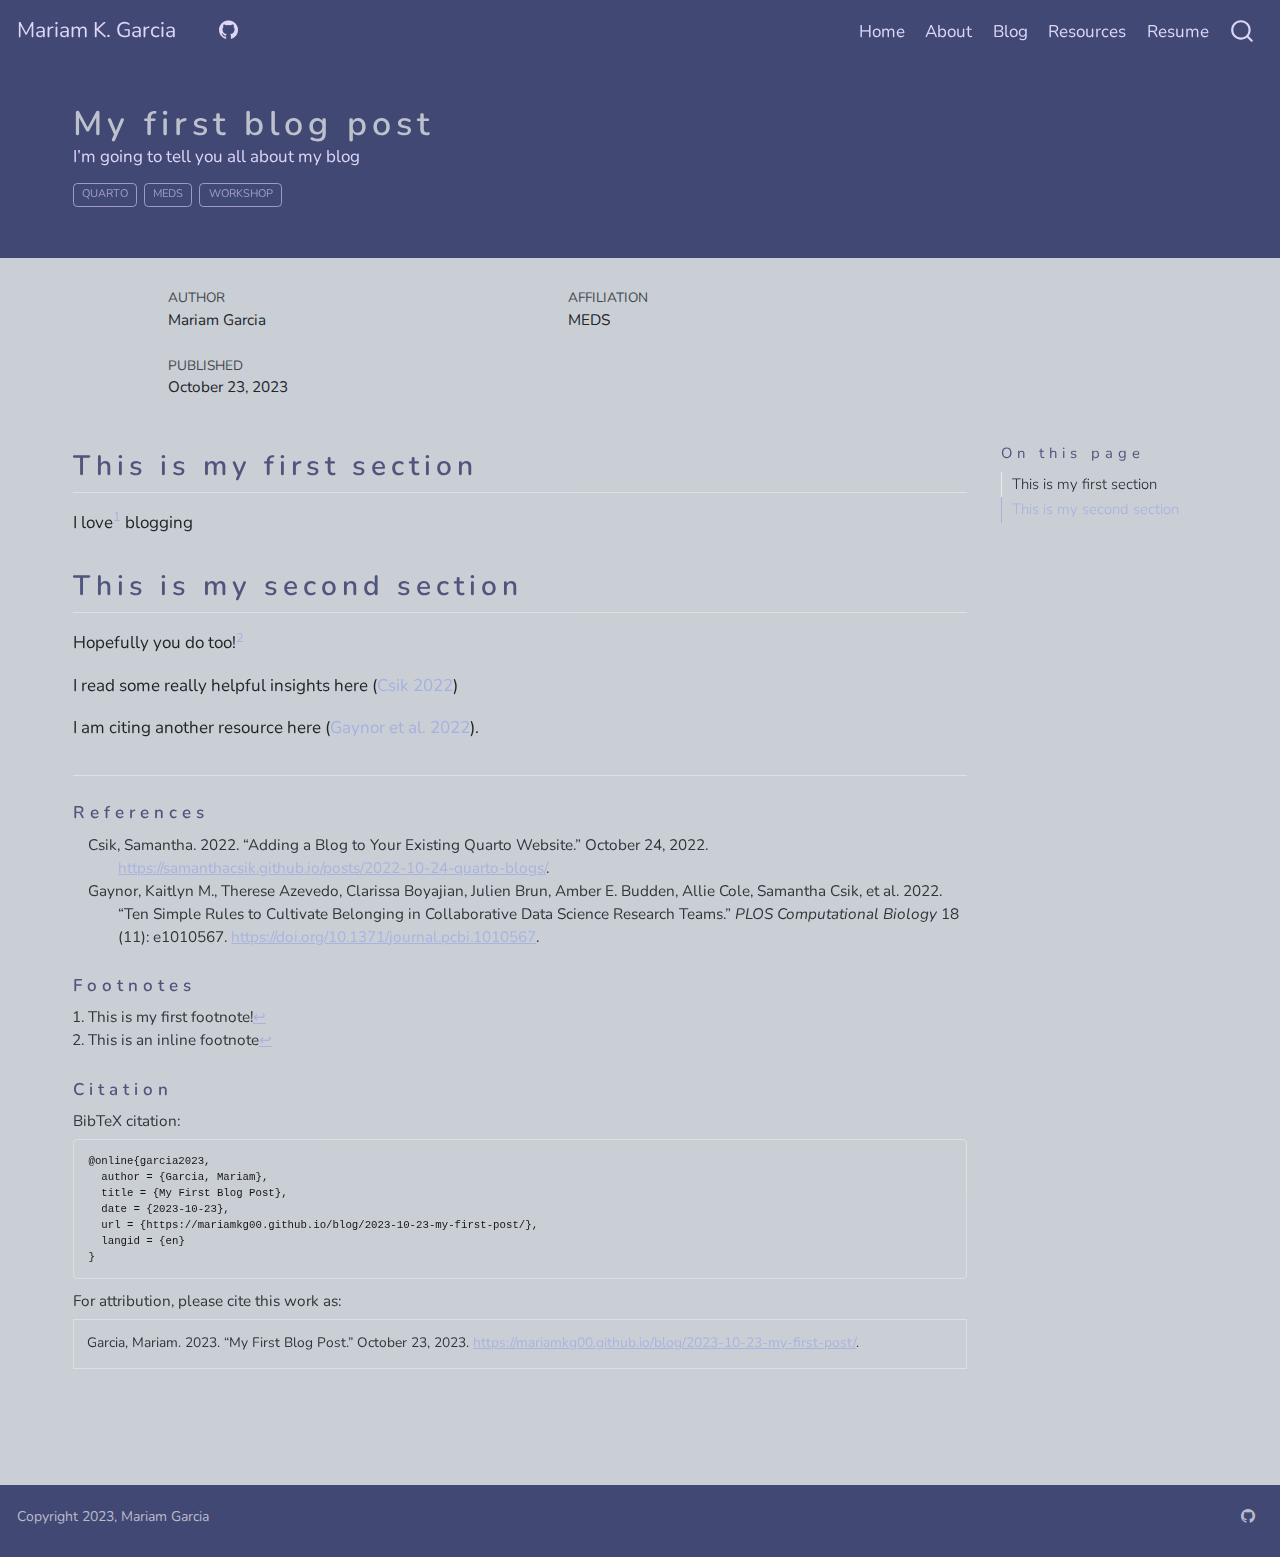
<file: docs/blog/2023-10-23-my-first-post/index.html>
<!DOCTYPE html>
<html xmlns="http://www.w3.org/1999/xhtml" lang="en" xml:lang="en"><head>

<meta charset="utf-8">
<meta name="generator" content="quarto-1.3.450">

<meta name="viewport" content="width=device-width, initial-scale=1.0, user-scalable=yes">

<meta name="author" content="Mariam Garcia">
<meta name="dcterms.date" content="2023-10-23">
<meta name="description" content="I’m going to tell you all about my blog">

<title>My first blog post</title>
<style>
code{white-space: pre-wrap;}
span.smallcaps{font-variant: small-caps;}
div.columns{display: flex; gap: min(4vw, 1.5em);}
div.column{flex: auto; overflow-x: auto;}
div.hanging-indent{margin-left: 1.5em; text-indent: -1.5em;}
ul.task-list{list-style: none;}
ul.task-list li input[type="checkbox"] {
  width: 0.8em;
  margin: 0 0.8em 0.2em -1em; /* quarto-specific, see https://github.com/quarto-dev/quarto-cli/issues/4556 */ 
  vertical-align: middle;
}
/* CSS for citations */
div.csl-bib-body { }
div.csl-entry {
  clear: both;
}
.hanging-indent div.csl-entry {
  margin-left:2em;
  text-indent:-2em;
}
div.csl-left-margin {
  min-width:2em;
  float:left;
}
div.csl-right-inline {
  margin-left:2em;
  padding-left:1em;
}
div.csl-indent {
  margin-left: 2em;
}</style>


<script src="../../site_libs/quarto-nav/quarto-nav.js"></script>
<script src="../../site_libs/quarto-nav/headroom.min.js"></script>
<script src="../../site_libs/clipboard/clipboard.min.js"></script>
<script src="../../site_libs/quarto-search/autocomplete.umd.js"></script>
<script src="../../site_libs/quarto-search/fuse.min.js"></script>
<script src="../../site_libs/quarto-search/quarto-search.js"></script>
<meta name="quarto:offset" content="../../">
<script src="../../site_libs/quarto-html/quarto.js"></script>
<script src="../../site_libs/quarto-html/popper.min.js"></script>
<script src="../../site_libs/quarto-html/tippy.umd.min.js"></script>
<script src="../../site_libs/quarto-html/anchor.min.js"></script>
<link href="../../site_libs/quarto-html/tippy.css" rel="stylesheet">
<link href="../../site_libs/quarto-html/quarto-syntax-highlighting.css" rel="stylesheet" id="quarto-text-highlighting-styles">
<script src="../../site_libs/bootstrap/bootstrap.min.js"></script>
<link href="../../site_libs/bootstrap/bootstrap-icons.css" rel="stylesheet">
<link href="../../site_libs/bootstrap/bootstrap.min.css" rel="stylesheet" id="quarto-bootstrap" data-mode="light">
<script id="quarto-search-options" type="application/json">{
  "location": "navbar",
  "copy-button": false,
  "collapse-after": 3,
  "panel-placement": "end",
  "type": "overlay",
  "limit": 20,
  "language": {
    "search-no-results-text": "No results",
    "search-matching-documents-text": "matching documents",
    "search-copy-link-title": "Copy link to search",
    "search-hide-matches-text": "Hide additional matches",
    "search-more-match-text": "more match in this document",
    "search-more-matches-text": "more matches in this document",
    "search-clear-button-title": "Clear",
    "search-detached-cancel-button-title": "Cancel",
    "search-submit-button-title": "Submit",
    "search-label": "Search"
  }
}</script>


</head>

<body class="nav-fixed">

<div id="quarto-search-results"></div>
  <header id="quarto-header" class="headroom fixed-top">
    <nav class="navbar navbar-expand-lg navbar-dark ">
      <div class="navbar-container container-fluid">
      <div class="navbar-brand-container">
    <a class="navbar-brand" href="../../index.html">
    <span class="navbar-title">Mariam K. Garcia</span>
    </a>
  </div>
            <div id="quarto-search" class="" title="Search"></div>
          <button class="navbar-toggler" type="button" data-bs-toggle="collapse" data-bs-target="#navbarCollapse" aria-controls="navbarCollapse" aria-expanded="false" aria-label="Toggle navigation" onclick="if (window.quartoToggleHeadroom) { window.quartoToggleHeadroom(); }">
  <span class="navbar-toggler-icon"></span>
</button>
          <div class="collapse navbar-collapse" id="navbarCollapse">
            <ul class="navbar-nav navbar-nav-scroll me-auto">
  <li class="nav-item compact">
    <a class="nav-link" href="https://github.com/mariamkg00" rel="" target=""><i class="bi bi-github" role="img">
</i> 
 <span class="menu-text"></span></a>
  </li>  
</ul>
            <ul class="navbar-nav navbar-nav-scroll ms-auto">
  <li class="nav-item">
    <a class="nav-link" href="../../index.html" rel="" target="">
 <span class="menu-text">Home</span></a>
  </li>  
  <li class="nav-item">
    <a class="nav-link" href="../../about.html" rel="" target="">
 <span class="menu-text">About</span></a>
  </li>  
  <li class="nav-item">
    <a class="nav-link" href="../../blog.html" rel="" target="">
 <span class="menu-text">Blog</span></a>
  </li>  
  <li class="nav-item">
    <a class="nav-link" href="../../resources.html" rel="" target="">
 <span class="menu-text">Resources</span></a>
  </li>  
  <li class="nav-item">
    <a class="nav-link" href="../../resume/Garcia_Mariam_Resume.pdf" rel="" target="">
 <span class="menu-text">Resume</span></a>
  </li>  
</ul>
            <div class="quarto-navbar-tools">
</div>
          </div> <!-- /navcollapse -->
      </div> <!-- /container-fluid -->
    </nav>
</header>
<!-- content -->
<header id="title-block-header" class="quarto-title-block default page-columns page-full">
  <div class="quarto-title-banner page-columns page-full">
    <div class="quarto-title column-page-left">
      <h1 class="title">My first blog post</h1>
                  <div>
        <div class="description">
          I’m going to tell you all about my blog
        </div>
      </div>
                          <div class="quarto-categories">
                <div class="quarto-category">Quarto</div>
                <div class="quarto-category">MEDS</div>
                <div class="quarto-category">Workshop</div>
              </div>
                  </div>
  </div>
    
  <div class="quarto-title-meta-author">
    <div class="quarto-title-meta-heading">Author</div>
    <div class="quarto-title-meta-heading">Affiliation</div>
    
      <div class="quarto-title-meta-contents">
      <p class="author"><a href="https://mariamkg00.github.io/">Mariam Garcia</a> </p>
    </div>
      <div class="quarto-title-meta-contents">
          <p class="affiliation">
              <a href="https://bren.ucsb.edu/masters-programs/master-environmental-data-science/academics-meds">
              MEDS
              </a>
            </p>
        </div>
      </div>

  <div class="quarto-title-meta">

        
      <div>
      <div class="quarto-title-meta-heading">Published</div>
      <div class="quarto-title-meta-contents">
        <p class="date">October 23, 2023</p>
      </div>
    </div>
    
      
    </div>
    
  
  </header><div id="quarto-content" class="quarto-container page-columns page-rows-contents page-layout-full page-navbar">
<!-- sidebar -->
<!-- margin-sidebar -->
    <div id="quarto-margin-sidebar" class="sidebar margin-sidebar">
        <nav id="TOC" role="doc-toc" class="toc-active">
    <h2 id="toc-title">On this page</h2>
   
  <ul>
  <li><a href="#this-is-my-first-section" id="toc-this-is-my-first-section" class="nav-link active" data-scroll-target="#this-is-my-first-section">This is my first section</a></li>
  <li><a href="#this-is-my-second-section" id="toc-this-is-my-second-section" class="nav-link" data-scroll-target="#this-is-my-second-section">This is my second section</a></li>
  </ul>
</nav>
    </div>
<!-- main -->
<main class="content quarto-banner-title-block column-page-left" id="quarto-document-content">




<section id="this-is-my-first-section" class="level2">
<h2 class="anchored" data-anchor-id="this-is-my-first-section">This is my first section</h2>
<p>I love<a href="#fn1" class="footnote-ref" id="fnref1" role="doc-noteref"><sup>1</sup></a> blogging</p>
</section>
<section id="this-is-my-second-section" class="level2">
<h2 class="anchored" data-anchor-id="this-is-my-second-section">This is my second section</h2>
<p>Hopefully you do too!<a href="#fn2" class="footnote-ref" id="fnref2" role="doc-noteref"><sup>2</sup></a></p>
<p>I read some really helpful insights here <span class="citation" data-cites="csik2022">(<a href="#ref-csik2022" role="doc-biblioref">Csik 2022</a>)</span></p>
<p>I am citing another resource here <span class="citation" data-cites="gaynor2022">(<a href="#ref-gaynor2022" role="doc-biblioref">Gaynor et al. 2022</a>)</span>.</p>



</section>


<div id="quarto-appendix" class="default"><section class="quarto-appendix-contents" role="doc-bibliography"><h2 class="anchored quarto-appendix-heading">References</h2><div id="refs" class="references csl-bib-body hanging-indent" role="list">
<div id="ref-csik2022" class="csl-entry" role="listitem">
Csik, Samantha. 2022. <span>“Adding a Blog to Your Existing <span>Quarto</span> Website.”</span> October 24, 2022. <a href="https://samanthacsik.github.io/posts/2022-10-24-quarto-blogs/">https://samanthacsik.github.io/posts/2022-10-24-quarto-blogs/</a>.
</div>
<div id="ref-gaynor2022" class="csl-entry" role="listitem">
Gaynor, Kaitlyn M., Therese Azevedo, Clarissa Boyajian, Julien Brun, Amber E. Budden, Allie Cole, Samantha Csik, et al. 2022. <span>“Ten Simple Rules to Cultivate Belonging in Collaborative Data Science Research Teams.”</span> <em>PLOS Computational Biology</em> 18 (11): e1010567. <a href="https://doi.org/10.1371/journal.pcbi.1010567">https://doi.org/10.1371/journal.pcbi.1010567</a>.
</div>
</div></section><section id="footnotes" class="footnotes footnotes-end-of-document" role="doc-endnotes"><h2 class="anchored quarto-appendix-heading">Footnotes</h2>

<ol>
<li id="fn1"><p>This is my first footnote!<a href="#fnref1" class="footnote-back" role="doc-backlink">↩︎</a></p></li>
<li id="fn2"><p>This is an inline footnote<a href="#fnref2" class="footnote-back" role="doc-backlink">↩︎</a></p></li>
</ol>
</section><section class="quarto-appendix-contents"><h2 class="anchored quarto-appendix-heading">Citation</h2><div><div class="quarto-appendix-secondary-label">BibTeX citation:</div><pre class="sourceCode code-with-copy quarto-appendix-bibtex"><code class="sourceCode bibtex">@online{garcia2023,
  author = {Garcia, Mariam},
  title = {My First Blog Post},
  date = {2023-10-23},
  url = {https://mariamkg00.github.io/blog/2023-10-23-my-first-post/},
  langid = {en}
}
</code><button title="Copy to Clipboard" class="code-copy-button"><i class="bi"></i></button></pre><div class="quarto-appendix-secondary-label">For attribution, please cite this work as:</div><div id="ref-garcia2023" class="csl-entry quarto-appendix-citeas" role="listitem">
Garcia, Mariam. 2023. <span>“My First Blog Post.”</span> October 23,
2023. <a href="https://mariamkg00.github.io/blog/2023-10-23-my-first-post/">https://mariamkg00.github.io/blog/2023-10-23-my-first-post/</a>.
</div></div></section></div></main> <!-- /main -->
<script id="quarto-html-after-body" type="application/javascript">
window.document.addEventListener("DOMContentLoaded", function (event) {
  const toggleBodyColorMode = (bsSheetEl) => {
    const mode = bsSheetEl.getAttribute("data-mode");
    const bodyEl = window.document.querySelector("body");
    if (mode === "dark") {
      bodyEl.classList.add("quarto-dark");
      bodyEl.classList.remove("quarto-light");
    } else {
      bodyEl.classList.add("quarto-light");
      bodyEl.classList.remove("quarto-dark");
    }
  }
  const toggleBodyColorPrimary = () => {
    const bsSheetEl = window.document.querySelector("link#quarto-bootstrap");
    if (bsSheetEl) {
      toggleBodyColorMode(bsSheetEl);
    }
  }
  toggleBodyColorPrimary();  
  const icon = "";
  const anchorJS = new window.AnchorJS();
  anchorJS.options = {
    placement: 'right',
    icon: icon
  };
  anchorJS.add('.anchored');
  const isCodeAnnotation = (el) => {
    for (const clz of el.classList) {
      if (clz.startsWith('code-annotation-')) {                     
        return true;
      }
    }
    return false;
  }
  const clipboard = new window.ClipboardJS('.code-copy-button', {
    text: function(trigger) {
      const codeEl = trigger.previousElementSibling.cloneNode(true);
      for (const childEl of codeEl.children) {
        if (isCodeAnnotation(childEl)) {
          childEl.remove();
        }
      }
      return codeEl.innerText;
    }
  });
  clipboard.on('success', function(e) {
    // button target
    const button = e.trigger;
    // don't keep focus
    button.blur();
    // flash "checked"
    button.classList.add('code-copy-button-checked');
    var currentTitle = button.getAttribute("title");
    button.setAttribute("title", "Copied!");
    let tooltip;
    if (window.bootstrap) {
      button.setAttribute("data-bs-toggle", "tooltip");
      button.setAttribute("data-bs-placement", "left");
      button.setAttribute("data-bs-title", "Copied!");
      tooltip = new bootstrap.Tooltip(button, 
        { trigger: "manual", 
          customClass: "code-copy-button-tooltip",
          offset: [0, -8]});
      tooltip.show();    
    }
    setTimeout(function() {
      if (tooltip) {
        tooltip.hide();
        button.removeAttribute("data-bs-title");
        button.removeAttribute("data-bs-toggle");
        button.removeAttribute("data-bs-placement");
      }
      button.setAttribute("title", currentTitle);
      button.classList.remove('code-copy-button-checked');
    }, 1000);
    // clear code selection
    e.clearSelection();
  });
  function tippyHover(el, contentFn) {
    const config = {
      allowHTML: true,
      content: contentFn,
      maxWidth: 500,
      delay: 100,
      arrow: false,
      appendTo: function(el) {
          return el.parentElement;
      },
      interactive: true,
      interactiveBorder: 10,
      theme: 'quarto',
      placement: 'bottom-start'
    };
    window.tippy(el, config); 
  }
  const noterefs = window.document.querySelectorAll('a[role="doc-noteref"]');
  for (var i=0; i<noterefs.length; i++) {
    const ref = noterefs[i];
    tippyHover(ref, function() {
      // use id or data attribute instead here
      let href = ref.getAttribute('data-footnote-href') || ref.getAttribute('href');
      try { href = new URL(href).hash; } catch {}
      const id = href.replace(/^#\/?/, "");
      const note = window.document.getElementById(id);
      return note.innerHTML;
    });
  }
      let selectedAnnoteEl;
      const selectorForAnnotation = ( cell, annotation) => {
        let cellAttr = 'data-code-cell="' + cell + '"';
        let lineAttr = 'data-code-annotation="' +  annotation + '"';
        const selector = 'span[' + cellAttr + '][' + lineAttr + ']';
        return selector;
      }
      const selectCodeLines = (annoteEl) => {
        const doc = window.document;
        const targetCell = annoteEl.getAttribute("data-target-cell");
        const targetAnnotation = annoteEl.getAttribute("data-target-annotation");
        const annoteSpan = window.document.querySelector(selectorForAnnotation(targetCell, targetAnnotation));
        const lines = annoteSpan.getAttribute("data-code-lines").split(",");
        const lineIds = lines.map((line) => {
          return targetCell + "-" + line;
        })
        let top = null;
        let height = null;
        let parent = null;
        if (lineIds.length > 0) {
            //compute the position of the single el (top and bottom and make a div)
            const el = window.document.getElementById(lineIds[0]);
            top = el.offsetTop;
            height = el.offsetHeight;
            parent = el.parentElement.parentElement;
          if (lineIds.length > 1) {
            const lastEl = window.document.getElementById(lineIds[lineIds.length - 1]);
            const bottom = lastEl.offsetTop + lastEl.offsetHeight;
            height = bottom - top;
          }
          if (top !== null && height !== null && parent !== null) {
            // cook up a div (if necessary) and position it 
            let div = window.document.getElementById("code-annotation-line-highlight");
            if (div === null) {
              div = window.document.createElement("div");
              div.setAttribute("id", "code-annotation-line-highlight");
              div.style.position = 'absolute';
              parent.appendChild(div);
            }
            div.style.top = top - 2 + "px";
            div.style.height = height + 4 + "px";
            let gutterDiv = window.document.getElementById("code-annotation-line-highlight-gutter");
            if (gutterDiv === null) {
              gutterDiv = window.document.createElement("div");
              gutterDiv.setAttribute("id", "code-annotation-line-highlight-gutter");
              gutterDiv.style.position = 'absolute';
              const codeCell = window.document.getElementById(targetCell);
              const gutter = codeCell.querySelector('.code-annotation-gutter');
              gutter.appendChild(gutterDiv);
            }
            gutterDiv.style.top = top - 2 + "px";
            gutterDiv.style.height = height + 4 + "px";
          }
          selectedAnnoteEl = annoteEl;
        }
      };
      const unselectCodeLines = () => {
        const elementsIds = ["code-annotation-line-highlight", "code-annotation-line-highlight-gutter"];
        elementsIds.forEach((elId) => {
          const div = window.document.getElementById(elId);
          if (div) {
            div.remove();
          }
        });
        selectedAnnoteEl = undefined;
      };
      // Attach click handler to the DT
      const annoteDls = window.document.querySelectorAll('dt[data-target-cell]');
      for (const annoteDlNode of annoteDls) {
        annoteDlNode.addEventListener('click', (event) => {
          const clickedEl = event.target;
          if (clickedEl !== selectedAnnoteEl) {
            unselectCodeLines();
            const activeEl = window.document.querySelector('dt[data-target-cell].code-annotation-active');
            if (activeEl) {
              activeEl.classList.remove('code-annotation-active');
            }
            selectCodeLines(clickedEl);
            clickedEl.classList.add('code-annotation-active');
          } else {
            // Unselect the line
            unselectCodeLines();
            clickedEl.classList.remove('code-annotation-active');
          }
        });
      }
  const findCites = (el) => {
    const parentEl = el.parentElement;
    if (parentEl) {
      const cites = parentEl.dataset.cites;
      if (cites) {
        return {
          el,
          cites: cites.split(' ')
        };
      } else {
        return findCites(el.parentElement)
      }
    } else {
      return undefined;
    }
  };
  var bibliorefs = window.document.querySelectorAll('a[role="doc-biblioref"]');
  for (var i=0; i<bibliorefs.length; i++) {
    const ref = bibliorefs[i];
    const citeInfo = findCites(ref);
    if (citeInfo) {
      tippyHover(citeInfo.el, function() {
        var popup = window.document.createElement('div');
        citeInfo.cites.forEach(function(cite) {
          var citeDiv = window.document.createElement('div');
          citeDiv.classList.add('hanging-indent');
          citeDiv.classList.add('csl-entry');
          var biblioDiv = window.document.getElementById('ref-' + cite);
          if (biblioDiv) {
            citeDiv.innerHTML = biblioDiv.innerHTML;
          }
          popup.appendChild(citeDiv);
        });
        return popup.innerHTML;
      });
    }
  }
});
</script>
</div> <!-- /content -->
<footer class="footer">
  <div class="nav-footer">
    <div class="nav-footer-left">Copyright 2023, Mariam Garcia</div>   
    <div class="nav-footer-center">
      &nbsp;
    </div>
    <div class="nav-footer-right">
      <ul class="footer-items list-unstyled">
    <li class="nav-item compact">
    <a class="nav-link" href="https://github.com/mariamkg00">
      <i class="bi bi-github" role="img">
</i> 
    </a>
  </li>  
</ul>
    </div>
  </div>
</footer>



</body></html>
</file>
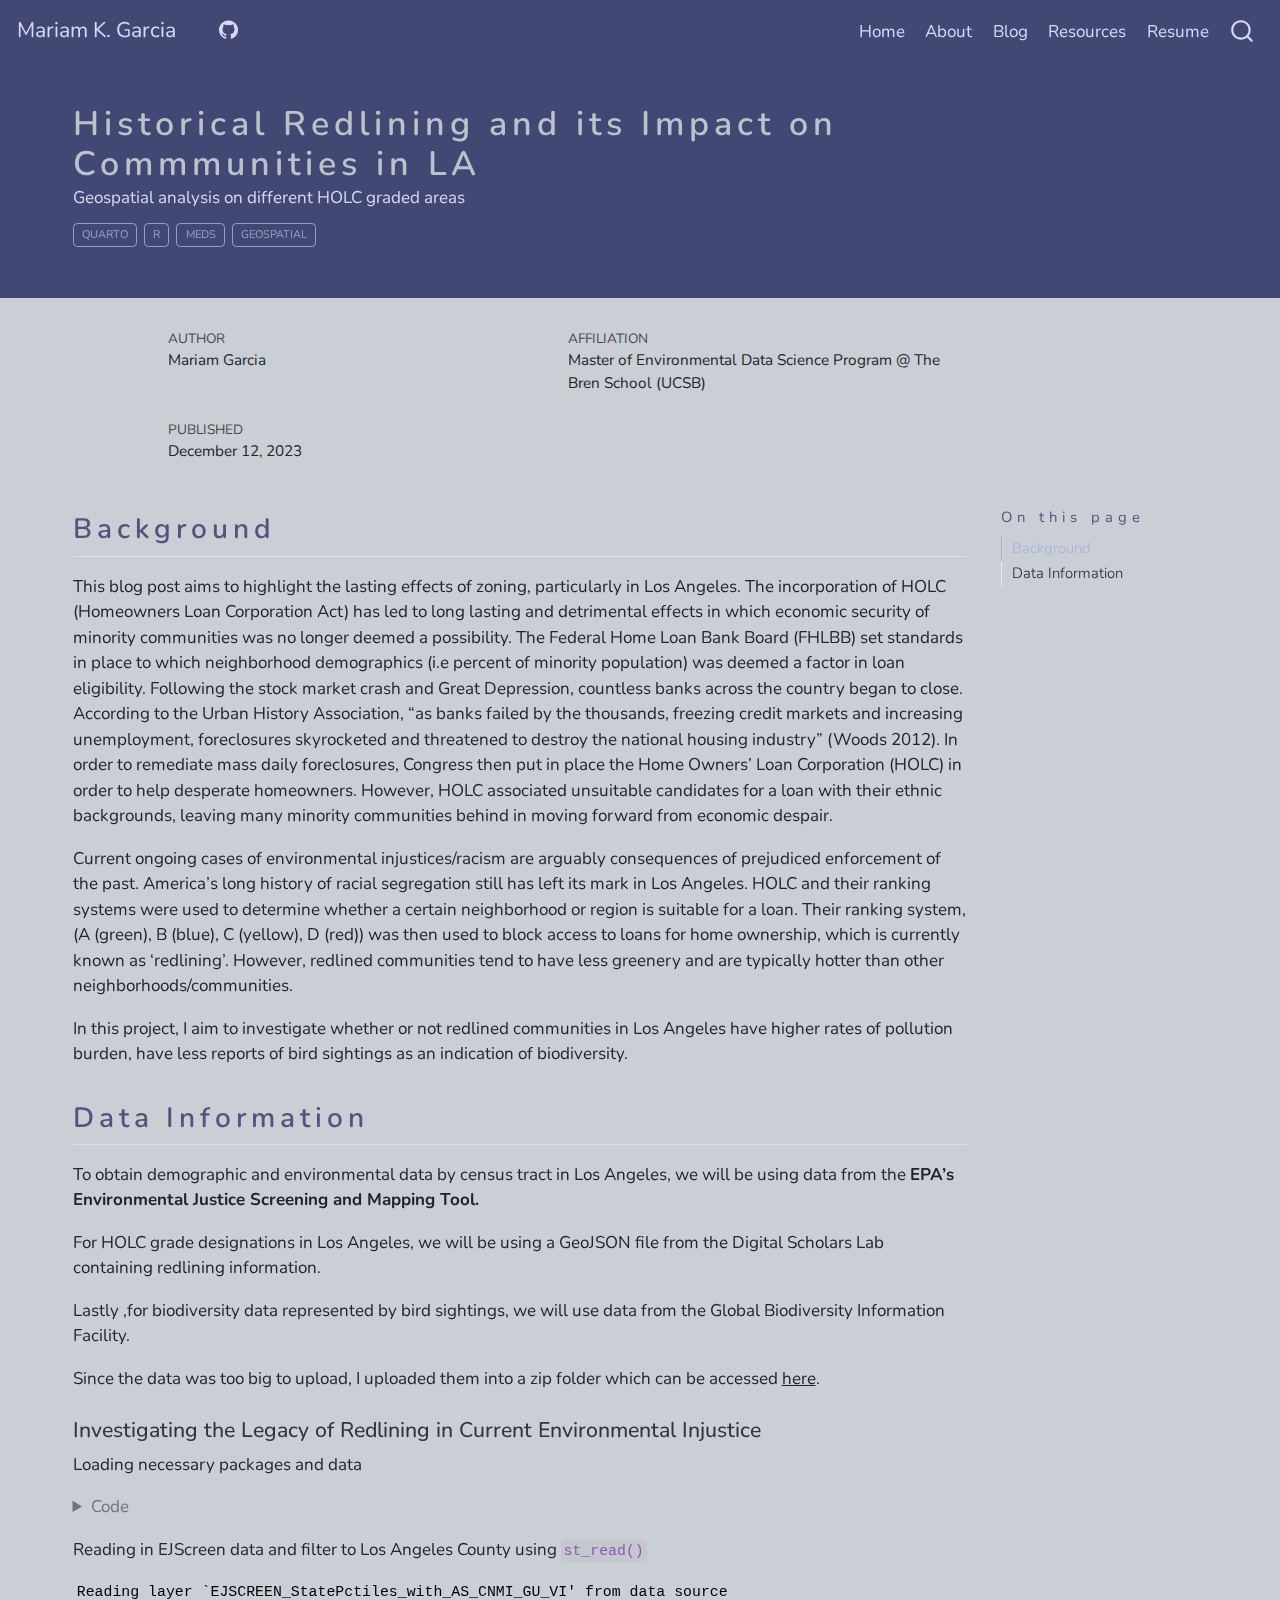
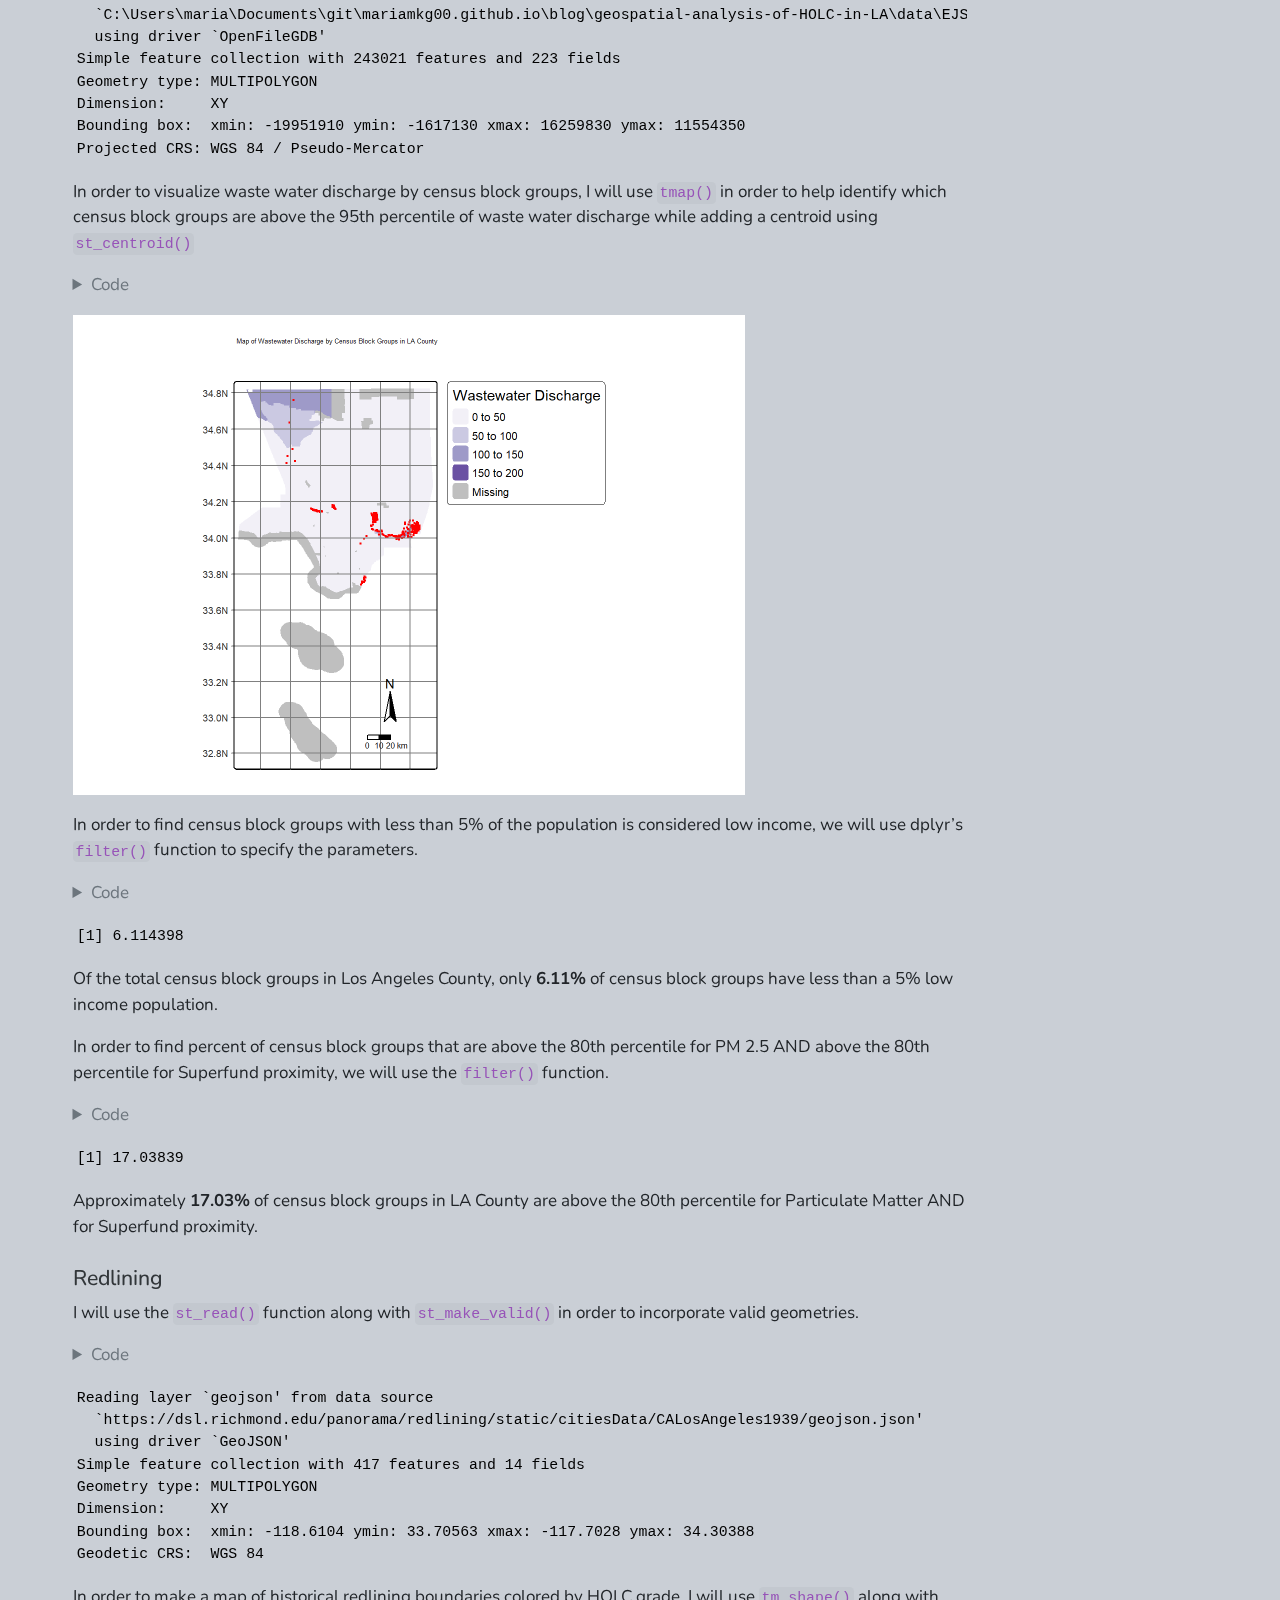
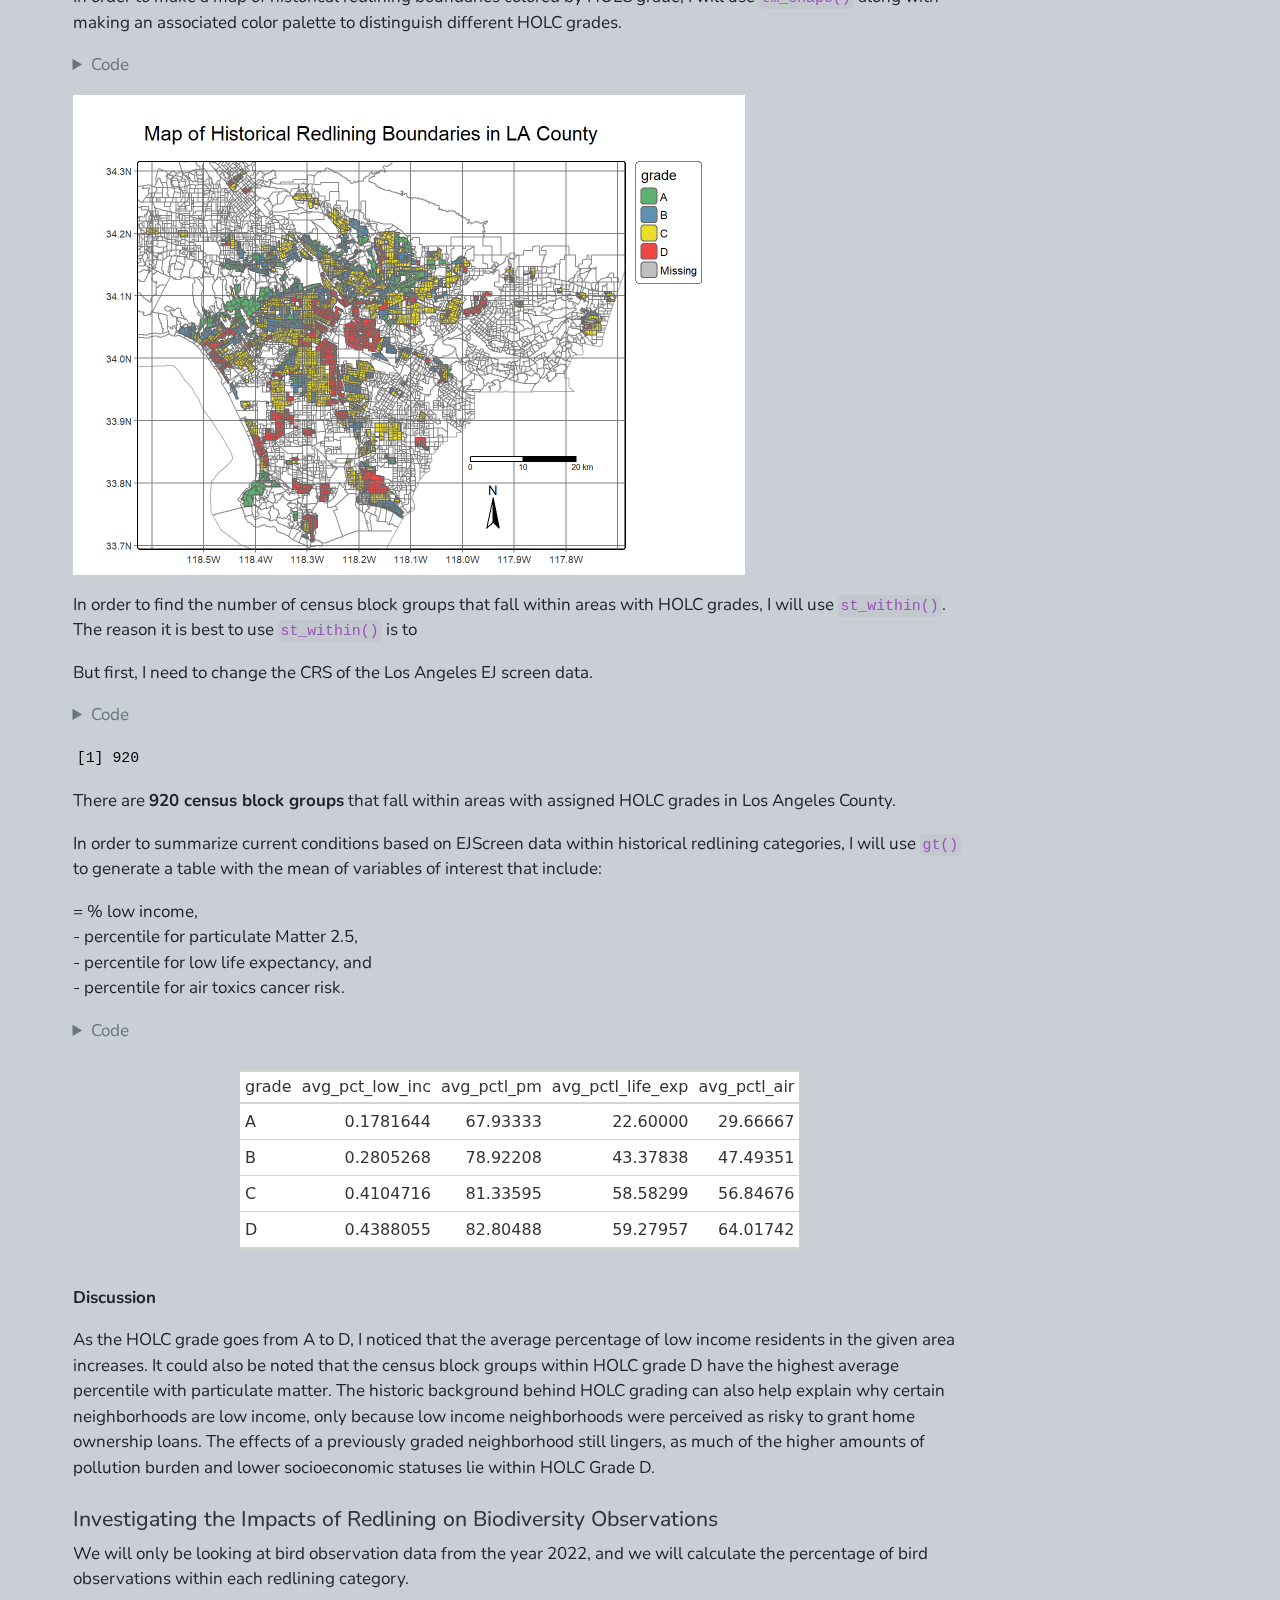
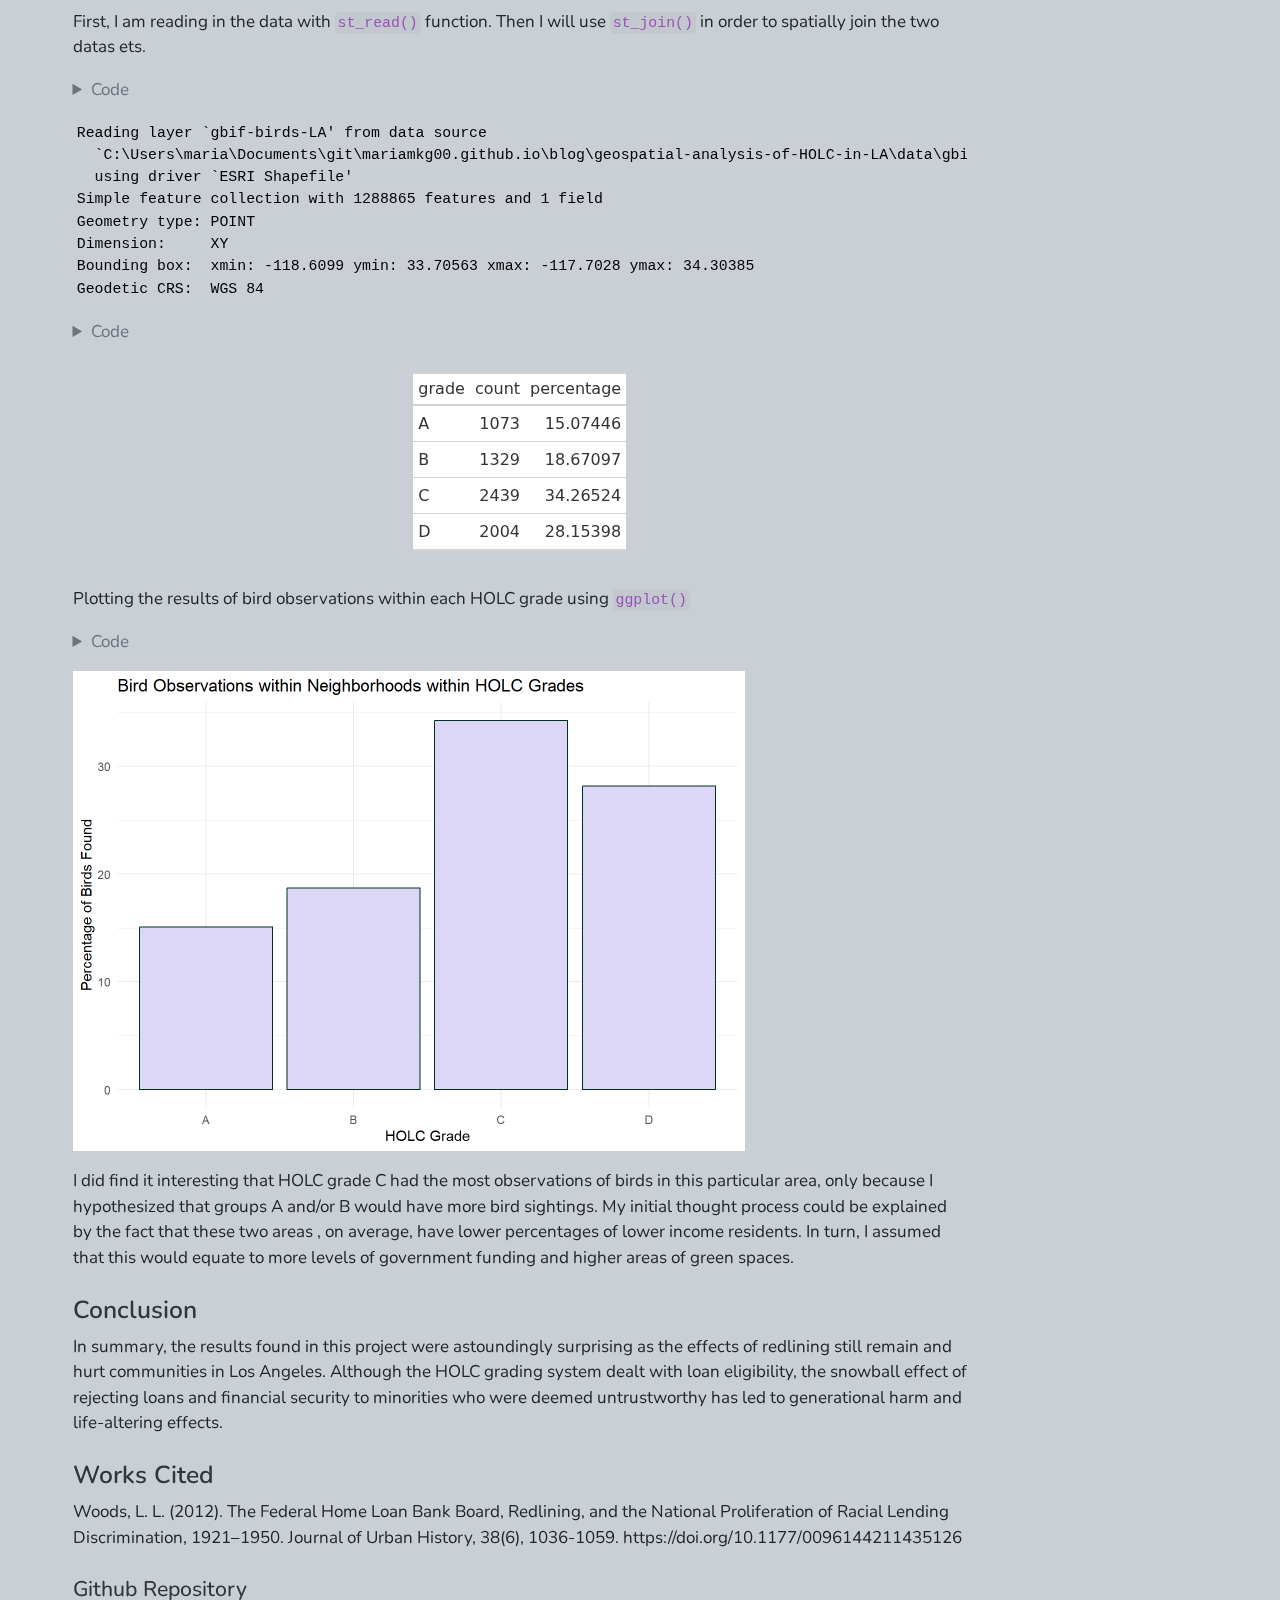
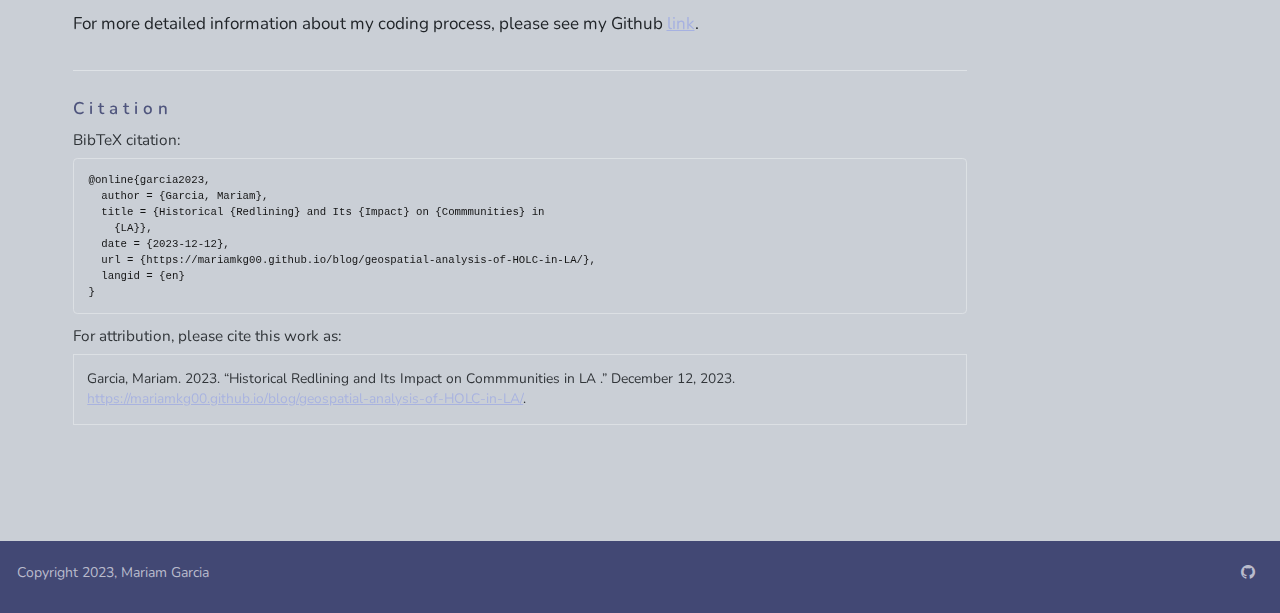
<file: docs/blog/geospatial-analysis-of-HOLC-in-LA/index.html>
<!DOCTYPE html>
<html xmlns="http://www.w3.org/1999/xhtml" lang="en" xml:lang="en"><head>

<meta charset="utf-8">
<meta name="generator" content="quarto-1.3.450">

<meta name="viewport" content="width=device-width, initial-scale=1.0, user-scalable=yes">

<meta name="author" content="Mariam Garcia">
<meta name="dcterms.date" content="2023-12-12">
<meta name="description" content="Geospatial analysis on different HOLC graded areas">

<title>Historical Redlining and its Impact on Commmunities in LA</title>
<style>
code{white-space: pre-wrap;}
span.smallcaps{font-variant: small-caps;}
div.columns{display: flex; gap: min(4vw, 1.5em);}
div.column{flex: auto; overflow-x: auto;}
div.hanging-indent{margin-left: 1.5em; text-indent: -1.5em;}
ul.task-list{list-style: none;}
ul.task-list li input[type="checkbox"] {
  width: 0.8em;
  margin: 0 0.8em 0.2em -1em; /* quarto-specific, see https://github.com/quarto-dev/quarto-cli/issues/4556 */ 
  vertical-align: middle;
}
/* CSS for syntax highlighting */
pre > code.sourceCode { white-space: pre; position: relative; }
pre > code.sourceCode > span { display: inline-block; line-height: 1.25; }
pre > code.sourceCode > span:empty { height: 1.2em; }
.sourceCode { overflow: visible; }
code.sourceCode > span { color: inherit; text-decoration: inherit; }
div.sourceCode { margin: 1em 0; }
pre.sourceCode { margin: 0; }
@media screen {
div.sourceCode { overflow: auto; }
}
@media print {
pre > code.sourceCode { white-space: pre-wrap; }
pre > code.sourceCode > span { text-indent: -5em; padding-left: 5em; }
}
pre.numberSource code
  { counter-reset: source-line 0; }
pre.numberSource code > span
  { position: relative; left: -4em; counter-increment: source-line; }
pre.numberSource code > span > a:first-child::before
  { content: counter(source-line);
    position: relative; left: -1em; text-align: right; vertical-align: baseline;
    border: none; display: inline-block;
    -webkit-touch-callout: none; -webkit-user-select: none;
    -khtml-user-select: none; -moz-user-select: none;
    -ms-user-select: none; user-select: none;
    padding: 0 4px; width: 4em;
  }
pre.numberSource { margin-left: 3em;  padding-left: 4px; }
div.sourceCode
  {   }
@media screen {
pre > code.sourceCode > span > a:first-child::before { text-decoration: underline; }
}
</style>


<script src="../../site_libs/quarto-nav/quarto-nav.js"></script>
<script src="../../site_libs/quarto-nav/headroom.min.js"></script>
<script src="../../site_libs/clipboard/clipboard.min.js"></script>
<script src="../../site_libs/quarto-search/autocomplete.umd.js"></script>
<script src="../../site_libs/quarto-search/fuse.min.js"></script>
<script src="../../site_libs/quarto-search/quarto-search.js"></script>
<meta name="quarto:offset" content="../../">
<script src="../../site_libs/quarto-html/quarto.js"></script>
<script src="../../site_libs/quarto-html/popper.min.js"></script>
<script src="../../site_libs/quarto-html/tippy.umd.min.js"></script>
<script src="../../site_libs/quarto-html/anchor.min.js"></script>
<link href="../../site_libs/quarto-html/tippy.css" rel="stylesheet">
<link href="../../site_libs/quarto-html/quarto-syntax-highlighting.css" rel="stylesheet" id="quarto-text-highlighting-styles">
<script src="../../site_libs/bootstrap/bootstrap.min.js"></script>
<link href="../../site_libs/bootstrap/bootstrap-icons.css" rel="stylesheet">
<link href="../../site_libs/bootstrap/bootstrap.min.css" rel="stylesheet" id="quarto-bootstrap" data-mode="light">
<script id="quarto-search-options" type="application/json">{
  "location": "navbar",
  "copy-button": false,
  "collapse-after": 3,
  "panel-placement": "end",
  "type": "overlay",
  "limit": 20,
  "language": {
    "search-no-results-text": "No results",
    "search-matching-documents-text": "matching documents",
    "search-copy-link-title": "Copy link to search",
    "search-hide-matches-text": "Hide additional matches",
    "search-more-match-text": "more match in this document",
    "search-more-matches-text": "more matches in this document",
    "search-clear-button-title": "Clear",
    "search-detached-cancel-button-title": "Cancel",
    "search-submit-button-title": "Submit",
    "search-label": "Search"
  }
}</script>


</head>

<body class="nav-fixed">

<div id="quarto-search-results"></div>
  <header id="quarto-header" class="headroom fixed-top">
    <nav class="navbar navbar-expand-lg navbar-dark ">
      <div class="navbar-container container-fluid">
      <div class="navbar-brand-container">
    <a class="navbar-brand" href="../../index.html">
    <span class="navbar-title">Mariam K. Garcia</span>
    </a>
  </div>
            <div id="quarto-search" class="" title="Search"></div>
          <button class="navbar-toggler" type="button" data-bs-toggle="collapse" data-bs-target="#navbarCollapse" aria-controls="navbarCollapse" aria-expanded="false" aria-label="Toggle navigation" onclick="if (window.quartoToggleHeadroom) { window.quartoToggleHeadroom(); }">
  <span class="navbar-toggler-icon"></span>
</button>
          <div class="collapse navbar-collapse" id="navbarCollapse">
            <ul class="navbar-nav navbar-nav-scroll me-auto">
  <li class="nav-item compact">
    <a class="nav-link" href="https://github.com/mariamkg00" rel="" target=""><i class="bi bi-github" role="img">
</i> 
 <span class="menu-text"></span></a>
  </li>  
</ul>
            <ul class="navbar-nav navbar-nav-scroll ms-auto">
  <li class="nav-item">
    <a class="nav-link" href="../../index.html" rel="" target="">
 <span class="menu-text">Home</span></a>
  </li>  
  <li class="nav-item">
    <a class="nav-link" href="../../about.html" rel="" target="">
 <span class="menu-text">About</span></a>
  </li>  
  <li class="nav-item">
    <a class="nav-link" href="../../blog.html" rel="" target="">
 <span class="menu-text">Blog</span></a>
  </li>  
  <li class="nav-item">
    <a class="nav-link" href="../../resources.html" rel="" target="">
 <span class="menu-text">Resources</span></a>
  </li>  
  <li class="nav-item">
    <a class="nav-link" href="../../resume/Garcia_Mariam_Resume.pdf" rel="" target="">
 <span class="menu-text">Resume</span></a>
  </li>  
</ul>
            <div class="quarto-navbar-tools">
</div>
          </div> <!-- /navcollapse -->
      </div> <!-- /container-fluid -->
    </nav>
</header>
<!-- content -->
<header id="title-block-header" class="quarto-title-block default page-columns page-full">
  <div class="quarto-title-banner page-columns page-full">
    <div class="quarto-title column-page-left">
      <h1 class="title">Historical Redlining and its Impact on Commmunities in LA</h1>
                  <div>
        <div class="description">
          Geospatial analysis on different HOLC graded areas
        </div>
      </div>
                          <div class="quarto-categories">
                <div class="quarto-category">Quarto</div>
                <div class="quarto-category">R</div>
                <div class="quarto-category">MEDS</div>
                <div class="quarto-category">Geospatial</div>
              </div>
                  </div>
  </div>
    
  <div class="quarto-title-meta-author">
    <div class="quarto-title-meta-heading">Author</div>
    <div class="quarto-title-meta-heading">Affiliation</div>
    
      <div class="quarto-title-meta-contents">
      <p class="author"><a href="https://mariamkg00.github.io/">Mariam Garcia</a> </p>
    </div>
      <div class="quarto-title-meta-contents">
          <p class="affiliation">
              <a href="https://ucsb-meds.github.io/">
              Master of Environmental Data Science Program @ The Bren School (UCSB)
              </a>
            </p>
        </div>
      </div>

  <div class="quarto-title-meta">

        
      <div>
      <div class="quarto-title-meta-heading">Published</div>
      <div class="quarto-title-meta-contents">
        <p class="date">December 12, 2023</p>
      </div>
    </div>
    
      
    </div>
    
  
  </header><div id="quarto-content" class="quarto-container page-columns page-rows-contents page-layout-full page-navbar">
<!-- sidebar -->
<!-- margin-sidebar -->
    <div id="quarto-margin-sidebar" class="sidebar margin-sidebar">
        <nav id="TOC" role="doc-toc" class="toc-active">
    <h2 id="toc-title">On this page</h2>
   
  <ul>
  <li><a href="#background" id="toc-background" class="nav-link active" data-scroll-target="#background">Background</a></li>
  <li><a href="#data-information" id="toc-data-information" class="nav-link" data-scroll-target="#data-information">Data Information</a>
  <ul class="collapse">
  <li><a href="#conclusion" id="toc-conclusion" class="nav-link" data-scroll-target="#conclusion">Conclusion</a></li>
  <li><a href="#works-cited" id="toc-works-cited" class="nav-link" data-scroll-target="#works-cited">Works Cited</a></li>
  </ul></li>
  </ul>
</nav>
    </div>
<!-- main -->
<main class="content quarto-banner-title-block column-page-left" id="quarto-document-content">




<section id="background" class="level2">
<h2 class="anchored" data-anchor-id="background">Background</h2>
<p>This blog post aims to highlight the lasting effects of zoning, particularly in Los Angeles. The incorporation of HOLC (Homeowners Loan Corporation Act) has led to long lasting and detrimental effects in which economic security of minority communities was no longer deemed a possibility. The Federal Home Loan Bank Board (FHLBB) set standards in place to which neighborhood demographics (i.e percent of minority population) was deemed a factor in loan eligibility. Following the stock market crash and Great Depression, countless banks across the country began to close. According to the Urban History Association, “as banks failed by the thousands, freezing credit markets and increasing unemployment, foreclosures skyrocketed and threatened to destroy the national housing industry” (Woods 2012). In order to remediate mass daily foreclosures, Congress then put in place the Home Owners’ Loan Corporation (HOLC) in order to help desperate homeowners. However, HOLC associated unsuitable candidates for a loan with their ethnic backgrounds, leaving many minority communities behind in moving forward from economic despair.</p>
<p>Current ongoing cases of environmental injustices/racism are arguably consequences of prejudiced enforcement of the past. America’s long history of racial segregation still has left its mark in Los Angeles. HOLC and their ranking systems were used to determine whether a certain neighborhood or region is suitable for a loan. Their ranking system, (A (green), B (blue), C (yellow), D (red)) was then used to block access to loans for home ownership, which is currently known as ‘redlining’. However, redlined communities tend to have less greenery and are typically hotter than other neighborhoods/communities.</p>
<p>In this project, I aim to investigate whether or not redlined communities in Los Angeles have higher rates of pollution burden, have less reports of bird sightings as an indication of biodiversity.</p>
</section>
<section id="data-information" class="level2">
<h2 class="anchored" data-anchor-id="data-information">Data Information</h2>
<p>To obtain demographic and environmental data by census tract in Los Angeles, we will be using data from the <strong>EPA’s Environmental Justice Screening and Mapping Tool.</strong></p>
<p>For HOLC grade designations in Los Angeles, we will be using a GeoJSON file from the Digital Scholars Lab containing redlining information.</p>
<p>Lastly ,for biodiversity data represented by bird sightings, we will use data from the Global Biodiversity Information Facility.</p>
<p>Since the data was too big to upload, I uploaded them into a zip folder which can be accessed <u>here</u>.</p>
<section id="investigating-the-legacy-of-redlining-in-current-environmental-injustice" class="level4">
<h4 class="anchored" data-anchor-id="investigating-the-legacy-of-redlining-in-current-environmental-injustice">Investigating the Legacy of Redlining in Current Environmental Injustice</h4>
<p>Loading necessary packages and data</p>
<div class="cell">
<details>
<summary>Code</summary>
<div class="sourceCode cell-code" id="cb1"><pre class="sourceCode r code-with-copy"><code class="sourceCode r"><span id="cb1-1"><a href="#cb1-1" aria-hidden="true" tabindex="-1"></a><span class="fu">library</span>(tmap)</span>
<span id="cb1-2"><a href="#cb1-2" aria-hidden="true" tabindex="-1"></a><span class="fu">library</span>(tidyverse)</span>
<span id="cb1-3"><a href="#cb1-3" aria-hidden="true" tabindex="-1"></a><span class="fu">library</span>(sf)</span>
<span id="cb1-4"><a href="#cb1-4" aria-hidden="true" tabindex="-1"></a><span class="fu">library</span>(spData)</span>
<span id="cb1-5"><a href="#cb1-5" aria-hidden="true" tabindex="-1"></a><span class="fu">library</span>(here)</span>
<span id="cb1-6"><a href="#cb1-6" aria-hidden="true" tabindex="-1"></a><span class="fu">library</span>(dplyr)</span>
<span id="cb1-7"><a href="#cb1-7" aria-hidden="true" tabindex="-1"></a><span class="fu">library</span>(sp)</span>
<span id="cb1-8"><a href="#cb1-8" aria-hidden="true" tabindex="-1"></a><span class="fu">library</span>(gt)</span></code><button title="Copy to Clipboard" class="code-copy-button"><i class="bi"></i></button></pre></div>
</details>
</div>
<p>Reading in EJScreen data and filter to Los Angeles County using <code>st_read()</code></p>
<div class="cell">
<div class="cell-output cell-output-stdout">
<pre><code>Reading layer `EJSCREEN_StatePctiles_with_AS_CNMI_GU_VI' from data source 
  `C:\Users\maria\Documents\git\mariamkg00.github.io\blog\geospatial-analysis-of-HOLC-in-LA\data\EJSCREEN_2023_BG_StatePct_with_AS_CNMI_GU_VI.gdb' 
  using driver `OpenFileGDB'
Simple feature collection with 243021 features and 223 fields
Geometry type: MULTIPOLYGON
Dimension:     XY
Bounding box:  xmin: -19951910 ymin: -1617130 xmax: 16259830 ymax: 11554350
Projected CRS: WGS 84 / Pseudo-Mercator</code></pre>
</div>
</div>
<p>In order to visualize waste water discharge by census block groups, I will use <code>tmap()</code> in order to help identify which census block groups are above the 95th percentile of waste water discharge while adding a centroid using <code>st_centroid()</code></p>
<div class="cell">
<details>
<summary>Code</summary>
<div class="sourceCode cell-code" id="cb3"><pre class="sourceCode r code-with-copy"><code class="sourceCode r"><span id="cb3-1"><a href="#cb3-1" aria-hidden="true" tabindex="-1"></a><span class="co"># making centroids using st_centroid()</span></span>
<span id="cb3-2"><a href="#cb3-2" aria-hidden="true" tabindex="-1"></a></span>
<span id="cb3-3"><a href="#cb3-3" aria-hidden="true" tabindex="-1"></a>la_ejscreen_centroids <span class="ot">&lt;-</span> <span class="fu">st_centroid</span>(la_county) <span class="sc">%&gt;%</span> </span>
<span id="cb3-4"><a href="#cb3-4" aria-hidden="true" tabindex="-1"></a>  <span class="fu">filter</span>(P_PWDIS <span class="sc">&gt;</span> <span class="dv">95</span>)</span>
<span id="cb3-5"><a href="#cb3-5" aria-hidden="true" tabindex="-1"></a></span>
<span id="cb3-6"><a href="#cb3-6" aria-hidden="true" tabindex="-1"></a></span>
<span id="cb3-7"><a href="#cb3-7" aria-hidden="true" tabindex="-1"></a><span class="co">#using tmap to plot </span></span>
<span id="cb3-8"><a href="#cb3-8" aria-hidden="true" tabindex="-1"></a><span class="fu">tm_shape</span>(la_county)<span class="sc">+</span></span>
<span id="cb3-9"><a href="#cb3-9" aria-hidden="true" tabindex="-1"></a>  <span class="fu">tm_fill</span>(<span class="at">fill =</span> <span class="st">'PWDIS'</span>, <span class="at">palette =</span> <span class="st">'Purples'</span>,</span>
<span id="cb3-10"><a href="#cb3-10" aria-hidden="true" tabindex="-1"></a>              <span class="at">title =</span> <span class="st">'Wastewater Discharge'</span>)<span class="sc">+</span></span>
<span id="cb3-11"><a href="#cb3-11" aria-hidden="true" tabindex="-1"></a>  <span class="fu">tm_shape</span>(la_ejscreen_centroids)<span class="sc">+</span></span>
<span id="cb3-12"><a href="#cb3-12" aria-hidden="true" tabindex="-1"></a>  <span class="fu">tm_dots</span>(<span class="at">fill =</span> <span class="st">'red'</span>)<span class="sc">+</span></span>
<span id="cb3-13"><a href="#cb3-13" aria-hidden="true" tabindex="-1"></a>  <span class="fu">tm_graticules</span>()<span class="sc">+</span></span>
<span id="cb3-14"><a href="#cb3-14" aria-hidden="true" tabindex="-1"></a>  <span class="fu">tm_compass</span>()<span class="sc">+</span></span>
<span id="cb3-15"><a href="#cb3-15" aria-hidden="true" tabindex="-1"></a>  <span class="fu">tm_layout</span>(<span class="at">main.title =</span> <span class="st">'Map of Wastewater Discharge by Census Block Groups in LA County'</span>) <span class="sc">+</span></span>
<span id="cb3-16"><a href="#cb3-16" aria-hidden="true" tabindex="-1"></a>  <span class="fu">tm_scale_bar</span>(<span class="at">position =</span> <span class="fu">c</span>(<span class="st">"LEFT"</span>,<span class="st">"BOTTOM"</span>))</span></code><button title="Copy to Clipboard" class="code-copy-button"><i class="bi"></i></button></pre></div>
</details>
<div class="cell-output-display">
<p><img src="index_files/figure-html/unnamed-chunk-3-1.png" class="img-fluid" width="672"></p>
</div>
</div>
<p>In order to find census block groups with less than 5% of the population is considered low income, we will use dplyr’s <code>filter()</code> function to specify the parameters.</p>
<div class="cell">
<details>
<summary>Code</summary>
<div class="sourceCode cell-code" id="cb4"><pre class="sourceCode r code-with-copy"><code class="sourceCode r"><span id="cb4-1"><a href="#cb4-1" aria-hidden="true" tabindex="-1"></a>low_income_lac <span class="ot">&lt;-</span> la_county <span class="sc">%&gt;%</span> </span>
<span id="cb4-2"><a href="#cb4-2" aria-hidden="true" tabindex="-1"></a>  <span class="fu">filter</span>(LOWINCPCT <span class="sc">&lt;</span> .<span class="dv">05</span>)</span>
<span id="cb4-3"><a href="#cb4-3" aria-hidden="true" tabindex="-1"></a></span>
<span id="cb4-4"><a href="#cb4-4" aria-hidden="true" tabindex="-1"></a><span class="co">#Calculating percentages based on the number of rows in each new subset. </span></span>
<span id="cb4-5"><a href="#cb4-5" aria-hidden="true" tabindex="-1"></a><span class="fu">print</span>(<span class="fu">nrow</span>(low_income_lac)<span class="sc">/</span><span class="fu">nrow</span>(la_county)<span class="sc">*</span> <span class="dv">100</span>)</span></code><button title="Copy to Clipboard" class="code-copy-button"><i class="bi"></i></button></pre></div>
</details>
<div class="cell-output cell-output-stdout">
<pre><code>[1] 6.114398</code></pre>
</div>
</div>
<p>Of the total census block groups in Los Angeles County, only <strong>6.11%</strong> of census block groups have less than a 5% low income population.</p>
<p>In order to find percent of census block groups that are above the 80th percentile for PM 2.5 AND above the 80th percentile for Superfund proximity, we will use the <code>filter()</code> function.</p>
<div class="cell">
<details>
<summary>Code</summary>
<div class="sourceCode cell-code" id="cb6"><pre class="sourceCode r code-with-copy"><code class="sourceCode r"><span id="cb6-1"><a href="#cb6-1" aria-hidden="true" tabindex="-1"></a>eighty_percentile_pm_sf <span class="ot">&lt;-</span> la_county <span class="sc">%&gt;%</span> </span>
<span id="cb6-2"><a href="#cb6-2" aria-hidden="true" tabindex="-1"></a>  <span class="fu">filter</span>(P_PM25 <span class="sc">&gt;</span> <span class="dv">80</span> <span class="sc">&amp;</span> P_PNPL <span class="sc">&gt;</span> <span class="dv">80</span>) <span class="sc">%&gt;%</span> </span>
<span id="cb6-3"><a href="#cb6-3" aria-hidden="true" tabindex="-1"></a>  <span class="fu">drop_na</span>()</span>
<span id="cb6-4"><a href="#cb6-4" aria-hidden="true" tabindex="-1"></a><span class="fu">print</span>(<span class="fu">nrow</span>(eighty_percentile_pm_sf)<span class="sc">/</span><span class="fu">nrow</span>(la_county) <span class="sc">*</span> <span class="dv">100</span>)</span></code><button title="Copy to Clipboard" class="code-copy-button"><i class="bi"></i></button></pre></div>
</details>
<div class="cell-output cell-output-stdout">
<pre><code>[1] 17.03839</code></pre>
</div>
</div>
<p>Approximately <strong>17.03%</strong> of census block groups in LA County are above the 80th percentile for Particulate Matter AND for Superfund proximity.</p>
</section>
<section id="redlining" class="level4">
<h4 class="anchored" data-anchor-id="redlining">Redlining</h4>
<p>I will use the <code>st_read()</code> function along with <code>st_make_valid()</code> in order to incorporate valid geometries.</p>
<div class="cell">
<details>
<summary>Code</summary>
<div class="sourceCode cell-code" id="cb8"><pre class="sourceCode r code-with-copy"><code class="sourceCode r"><span id="cb8-1"><a href="#cb8-1" aria-hidden="true" tabindex="-1"></a>LA_redlining <span class="ot">&lt;-</span> <span class="fu">st_read</span>(<span class="st">"https://dsl.richmond.edu/panorama/redlining/static/citiesData/CALosAngeles1939/geojson.json"</span>) <span class="sc">%&gt;%</span></span>
<span id="cb8-2"><a href="#cb8-2" aria-hidden="true" tabindex="-1"></a>  <span class="fu">st_make_valid</span>()</span></code><button title="Copy to Clipboard" class="code-copy-button"><i class="bi"></i></button></pre></div>
</details>
<div class="cell-output cell-output-stdout">
<pre><code>Reading layer `geojson' from data source 
  `https://dsl.richmond.edu/panorama/redlining/static/citiesData/CALosAngeles1939/geojson.json' 
  using driver `GeoJSON'
Simple feature collection with 417 features and 14 fields
Geometry type: MULTIPOLYGON
Dimension:     XY
Bounding box:  xmin: -118.6104 ymin: 33.70563 xmax: -117.7028 ymax: 34.30388
Geodetic CRS:  WGS 84</code></pre>
</div>
</div>
<p>In order to make a map of historical redlining boundaries colored by HOLC grade, I will use <code>tm_shape()</code> along with making an associated color palette to distinguish different HOLC grades.</p>
<div class="cell">
<details>
<summary>Code</summary>
<div class="sourceCode cell-code" id="cb10"><pre class="sourceCode r code-with-copy"><code class="sourceCode r"><span id="cb10-1"><a href="#cb10-1" aria-hidden="true" tabindex="-1"></a><span class="co"># making appropriate color palette for HOLC ranking system</span></span>
<span id="cb10-2"><a href="#cb10-2" aria-hidden="true" tabindex="-1"></a>holc_grades <span class="ot">&lt;-</span> <span class="fu">c</span>(<span class="st">'#5DB271'</span>,<span class="st">'#5D92B2'</span>,<span class="st">'#ECDD29'</span>,<span class="st">'#F14646'</span>)</span>
<span id="cb10-3"><a href="#cb10-3" aria-hidden="true" tabindex="-1"></a><span class="fu">tm_shape</span>(LA_redlining)<span class="sc">+</span></span>
<span id="cb10-4"><a href="#cb10-4" aria-hidden="true" tabindex="-1"></a>  <span class="fu">tm_polygons</span>(<span class="at">fill =</span> <span class="st">'grade'</span>, <span class="at">palette =</span> holc_grades)<span class="sc">+</span></span>
<span id="cb10-5"><a href="#cb10-5" aria-hidden="true" tabindex="-1"></a>  <span class="fu">tm_scale_bar</span>()<span class="sc">+</span></span>
<span id="cb10-6"><a href="#cb10-6" aria-hidden="true" tabindex="-1"></a>  <span class="fu">tm_compass</span>()<span class="sc">+</span></span>
<span id="cb10-7"><a href="#cb10-7" aria-hidden="true" tabindex="-1"></a>  <span class="fu">tm_graticules</span>()<span class="sc">+</span></span>
<span id="cb10-8"><a href="#cb10-8" aria-hidden="true" tabindex="-1"></a>  <span class="fu">tm_layout</span>(<span class="at">main.title =</span> <span class="st">'Map of Historical Redlining Boundaries in LA County'</span>)<span class="sc">+</span></span>
<span id="cb10-9"><a href="#cb10-9" aria-hidden="true" tabindex="-1"></a><span class="fu">tm_shape</span>(la_county)<span class="sc">+</span></span>
<span id="cb10-10"><a href="#cb10-10" aria-hidden="true" tabindex="-1"></a>  <span class="fu">tm_borders</span>(<span class="at">col_alpha =</span> <span class="fl">0.5</span>)</span></code><button title="Copy to Clipboard" class="code-copy-button"><i class="bi"></i></button></pre></div>
</details>
<div class="cell-output-display">
<p><img src="index_files/figure-html/unnamed-chunk-7-1.png" class="img-fluid" width="672"></p>
</div>
</div>
<p>In order to find the number of census block groups that fall within areas with HOLC grades, I will use <code>st_within()</code>. The reason it is best to use <code>st_within()</code> is to</p>
<p>But first, I need to change the CRS of the Los Angeles EJ screen data.</p>
<div class="cell">
<details>
<summary>Code</summary>
<div class="sourceCode cell-code" id="cb11"><pre class="sourceCode r code-with-copy"><code class="sourceCode r"><span id="cb11-1"><a href="#cb11-1" aria-hidden="true" tabindex="-1"></a>la_county <span class="ot">&lt;-</span> <span class="fu">st_transform</span>(la_county, <span class="at">crs =</span> <span class="fu">st_crs</span>(LA_redlining))</span>
<span id="cb11-2"><a href="#cb11-2" aria-hidden="true" tabindex="-1"></a></span>
<span id="cb11-3"><a href="#cb11-3" aria-hidden="true" tabindex="-1"></a>holc_groups_la <span class="ot">&lt;-</span> <span class="fu">st_join</span>(la_county, LA_redlining, <span class="at">join =</span> st_within, <span class="at">left =</span> <span class="cn">FALSE</span>)</span>
<span id="cb11-4"><a href="#cb11-4" aria-hidden="true" tabindex="-1"></a></span>
<span id="cb11-5"><a href="#cb11-5" aria-hidden="true" tabindex="-1"></a><span class="fu">print</span>(<span class="fu">nrow</span>(holc_groups_la))</span></code><button title="Copy to Clipboard" class="code-copy-button"><i class="bi"></i></button></pre></div>
</details>
<div class="cell-output cell-output-stdout">
<pre><code>[1] 920</code></pre>
</div>
</div>
<p>There are <strong>920 census block groups</strong> that fall within areas with assigned HOLC grades in Los Angeles County.</p>
<p>In order to summarize current conditions based on EJScreen data within historical redlining categories, I will use <code>gt()</code> to generate a table with the mean of variables of interest that include:</p>
<p>= % low income,<br>
- percentile for particulate Matter 2.5,<br>
- percentile for low life expectancy, and<br>
- percentile for air toxics cancer risk.</p>
<div class="cell">
<details>
<summary>Code</summary>
<div class="sourceCode cell-code" id="cb13"><pre class="sourceCode r code-with-copy"><code class="sourceCode r"><span id="cb13-1"><a href="#cb13-1" aria-hidden="true" tabindex="-1"></a>summary_holc <span class="ot">&lt;-</span> holc_groups_la <span class="sc">%&gt;%</span> </span>
<span id="cb13-2"><a href="#cb13-2" aria-hidden="true" tabindex="-1"></a>   <span class="fu">group_by</span>(grade) <span class="sc">%&gt;%</span> </span>
<span id="cb13-3"><a href="#cb13-3" aria-hidden="true" tabindex="-1"></a>  <span class="fu">summarize</span>(<span class="at">avg_pct_low_inc =</span> <span class="fu">mean</span>(LOWINCPCT, <span class="at">na.rm =</span> <span class="cn">TRUE</span>),</span>
<span id="cb13-4"><a href="#cb13-4" aria-hidden="true" tabindex="-1"></a>            <span class="at">avg_pctl_pm =</span> <span class="fu">mean</span>(P_PM25, <span class="at">na.rm =</span> <span class="cn">TRUE</span>),</span>
<span id="cb13-5"><a href="#cb13-5" aria-hidden="true" tabindex="-1"></a>            <span class="at">avg_pctl_life_exp =</span><span class="fu">mean</span>(P_LIFEEXPPCT, <span class="at">na.rm =</span> <span class="cn">TRUE</span>),</span>
<span id="cb13-6"><a href="#cb13-6" aria-hidden="true" tabindex="-1"></a>            <span class="at">avg_pctl_air =</span> <span class="fu">mean</span>(P_CANCER,<span class="at">na.rm =</span> <span class="cn">TRUE</span>)) <span class="sc">%&gt;%</span> </span>
<span id="cb13-7"><a href="#cb13-7" aria-hidden="true" tabindex="-1"></a>  <span class="fu">na.omit</span>() <span class="sc">%&gt;%</span> </span>
<span id="cb13-8"><a href="#cb13-8" aria-hidden="true" tabindex="-1"></a>  <span class="fu">st_drop_geometry</span>()</span>
<span id="cb13-9"><a href="#cb13-9" aria-hidden="true" tabindex="-1"></a></span>
<span id="cb13-10"><a href="#cb13-10" aria-hidden="true" tabindex="-1"></a><span class="fu">gt</span>(summary_holc)</span></code><button title="Copy to Clipboard" class="code-copy-button"><i class="bi"></i></button></pre></div>
</details>
<div class="cell-output-display">

<div id="sxvzyozyhr" style="padding-left:0px;padding-right:0px;padding-top:10px;padding-bottom:10px;overflow-x:auto;overflow-y:auto;width:auto;height:auto;">
<style>#sxvzyozyhr table {
  font-family: system-ui, 'Segoe UI', Roboto, Helvetica, Arial, sans-serif, 'Apple Color Emoji', 'Segoe UI Emoji', 'Segoe UI Symbol', 'Noto Color Emoji';
  -webkit-font-smoothing: antialiased;
  -moz-osx-font-smoothing: grayscale;
}

#sxvzyozyhr thead, #sxvzyozyhr tbody, #sxvzyozyhr tfoot, #sxvzyozyhr tr, #sxvzyozyhr td, #sxvzyozyhr th {
  border-style: none;
}

#sxvzyozyhr p {
  margin: 0;
  padding: 0;
}

#sxvzyozyhr .gt_table {
  display: table;
  border-collapse: collapse;
  line-height: normal;
  margin-left: auto;
  margin-right: auto;
  color: #333333;
  font-size: 16px;
  font-weight: normal;
  font-style: normal;
  background-color: #FFFFFF;
  width: auto;
  border-top-style: solid;
  border-top-width: 2px;
  border-top-color: #A8A8A8;
  border-right-style: none;
  border-right-width: 2px;
  border-right-color: #D3D3D3;
  border-bottom-style: solid;
  border-bottom-width: 2px;
  border-bottom-color: #A8A8A8;
  border-left-style: none;
  border-left-width: 2px;
  border-left-color: #D3D3D3;
}

#sxvzyozyhr .gt_caption {
  padding-top: 4px;
  padding-bottom: 4px;
}

#sxvzyozyhr .gt_title {
  color: #333333;
  font-size: 125%;
  font-weight: initial;
  padding-top: 4px;
  padding-bottom: 4px;
  padding-left: 5px;
  padding-right: 5px;
  border-bottom-color: #FFFFFF;
  border-bottom-width: 0;
}

#sxvzyozyhr .gt_subtitle {
  color: #333333;
  font-size: 85%;
  font-weight: initial;
  padding-top: 3px;
  padding-bottom: 5px;
  padding-left: 5px;
  padding-right: 5px;
  border-top-color: #FFFFFF;
  border-top-width: 0;
}

#sxvzyozyhr .gt_heading {
  background-color: #FFFFFF;
  text-align: center;
  border-bottom-color: #FFFFFF;
  border-left-style: none;
  border-left-width: 1px;
  border-left-color: #D3D3D3;
  border-right-style: none;
  border-right-width: 1px;
  border-right-color: #D3D3D3;
}

#sxvzyozyhr .gt_bottom_border {
  border-bottom-style: solid;
  border-bottom-width: 2px;
  border-bottom-color: #D3D3D3;
}

#sxvzyozyhr .gt_col_headings {
  border-top-style: solid;
  border-top-width: 2px;
  border-top-color: #D3D3D3;
  border-bottom-style: solid;
  border-bottom-width: 2px;
  border-bottom-color: #D3D3D3;
  border-left-style: none;
  border-left-width: 1px;
  border-left-color: #D3D3D3;
  border-right-style: none;
  border-right-width: 1px;
  border-right-color: #D3D3D3;
}

#sxvzyozyhr .gt_col_heading {
  color: #333333;
  background-color: #FFFFFF;
  font-size: 100%;
  font-weight: normal;
  text-transform: inherit;
  border-left-style: none;
  border-left-width: 1px;
  border-left-color: #D3D3D3;
  border-right-style: none;
  border-right-width: 1px;
  border-right-color: #D3D3D3;
  vertical-align: bottom;
  padding-top: 5px;
  padding-bottom: 6px;
  padding-left: 5px;
  padding-right: 5px;
  overflow-x: hidden;
}

#sxvzyozyhr .gt_column_spanner_outer {
  color: #333333;
  background-color: #FFFFFF;
  font-size: 100%;
  font-weight: normal;
  text-transform: inherit;
  padding-top: 0;
  padding-bottom: 0;
  padding-left: 4px;
  padding-right: 4px;
}

#sxvzyozyhr .gt_column_spanner_outer:first-child {
  padding-left: 0;
}

#sxvzyozyhr .gt_column_spanner_outer:last-child {
  padding-right: 0;
}

#sxvzyozyhr .gt_column_spanner {
  border-bottom-style: solid;
  border-bottom-width: 2px;
  border-bottom-color: #D3D3D3;
  vertical-align: bottom;
  padding-top: 5px;
  padding-bottom: 5px;
  overflow-x: hidden;
  display: inline-block;
  width: 100%;
}

#sxvzyozyhr .gt_spanner_row {
  border-bottom-style: hidden;
}

#sxvzyozyhr .gt_group_heading {
  padding-top: 8px;
  padding-bottom: 8px;
  padding-left: 5px;
  padding-right: 5px;
  color: #333333;
  background-color: #FFFFFF;
  font-size: 100%;
  font-weight: initial;
  text-transform: inherit;
  border-top-style: solid;
  border-top-width: 2px;
  border-top-color: #D3D3D3;
  border-bottom-style: solid;
  border-bottom-width: 2px;
  border-bottom-color: #D3D3D3;
  border-left-style: none;
  border-left-width: 1px;
  border-left-color: #D3D3D3;
  border-right-style: none;
  border-right-width: 1px;
  border-right-color: #D3D3D3;
  vertical-align: middle;
  text-align: left;
}

#sxvzyozyhr .gt_empty_group_heading {
  padding: 0.5px;
  color: #333333;
  background-color: #FFFFFF;
  font-size: 100%;
  font-weight: initial;
  border-top-style: solid;
  border-top-width: 2px;
  border-top-color: #D3D3D3;
  border-bottom-style: solid;
  border-bottom-width: 2px;
  border-bottom-color: #D3D3D3;
  vertical-align: middle;
}

#sxvzyozyhr .gt_from_md > :first-child {
  margin-top: 0;
}

#sxvzyozyhr .gt_from_md > :last-child {
  margin-bottom: 0;
}

#sxvzyozyhr .gt_row {
  padding-top: 8px;
  padding-bottom: 8px;
  padding-left: 5px;
  padding-right: 5px;
  margin: 10px;
  border-top-style: solid;
  border-top-width: 1px;
  border-top-color: #D3D3D3;
  border-left-style: none;
  border-left-width: 1px;
  border-left-color: #D3D3D3;
  border-right-style: none;
  border-right-width: 1px;
  border-right-color: #D3D3D3;
  vertical-align: middle;
  overflow-x: hidden;
}

#sxvzyozyhr .gt_stub {
  color: #333333;
  background-color: #FFFFFF;
  font-size: 100%;
  font-weight: initial;
  text-transform: inherit;
  border-right-style: solid;
  border-right-width: 2px;
  border-right-color: #D3D3D3;
  padding-left: 5px;
  padding-right: 5px;
}

#sxvzyozyhr .gt_stub_row_group {
  color: #333333;
  background-color: #FFFFFF;
  font-size: 100%;
  font-weight: initial;
  text-transform: inherit;
  border-right-style: solid;
  border-right-width: 2px;
  border-right-color: #D3D3D3;
  padding-left: 5px;
  padding-right: 5px;
  vertical-align: top;
}

#sxvzyozyhr .gt_row_group_first td {
  border-top-width: 2px;
}

#sxvzyozyhr .gt_row_group_first th {
  border-top-width: 2px;
}

#sxvzyozyhr .gt_summary_row {
  color: #333333;
  background-color: #FFFFFF;
  text-transform: inherit;
  padding-top: 8px;
  padding-bottom: 8px;
  padding-left: 5px;
  padding-right: 5px;
}

#sxvzyozyhr .gt_first_summary_row {
  border-top-style: solid;
  border-top-color: #D3D3D3;
}

#sxvzyozyhr .gt_first_summary_row.thick {
  border-top-width: 2px;
}

#sxvzyozyhr .gt_last_summary_row {
  padding-top: 8px;
  padding-bottom: 8px;
  padding-left: 5px;
  padding-right: 5px;
  border-bottom-style: solid;
  border-bottom-width: 2px;
  border-bottom-color: #D3D3D3;
}

#sxvzyozyhr .gt_grand_summary_row {
  color: #333333;
  background-color: #FFFFFF;
  text-transform: inherit;
  padding-top: 8px;
  padding-bottom: 8px;
  padding-left: 5px;
  padding-right: 5px;
}

#sxvzyozyhr .gt_first_grand_summary_row {
  padding-top: 8px;
  padding-bottom: 8px;
  padding-left: 5px;
  padding-right: 5px;
  border-top-style: double;
  border-top-width: 6px;
  border-top-color: #D3D3D3;
}

#sxvzyozyhr .gt_last_grand_summary_row_top {
  padding-top: 8px;
  padding-bottom: 8px;
  padding-left: 5px;
  padding-right: 5px;
  border-bottom-style: double;
  border-bottom-width: 6px;
  border-bottom-color: #D3D3D3;
}

#sxvzyozyhr .gt_striped {
  background-color: rgba(128, 128, 128, 0.05);
}

#sxvzyozyhr .gt_table_body {
  border-top-style: solid;
  border-top-width: 2px;
  border-top-color: #D3D3D3;
  border-bottom-style: solid;
  border-bottom-width: 2px;
  border-bottom-color: #D3D3D3;
}

#sxvzyozyhr .gt_footnotes {
  color: #333333;
  background-color: #FFFFFF;
  border-bottom-style: none;
  border-bottom-width: 2px;
  border-bottom-color: #D3D3D3;
  border-left-style: none;
  border-left-width: 2px;
  border-left-color: #D3D3D3;
  border-right-style: none;
  border-right-width: 2px;
  border-right-color: #D3D3D3;
}

#sxvzyozyhr .gt_footnote {
  margin: 0px;
  font-size: 90%;
  padding-top: 4px;
  padding-bottom: 4px;
  padding-left: 5px;
  padding-right: 5px;
}

#sxvzyozyhr .gt_sourcenotes {
  color: #333333;
  background-color: #FFFFFF;
  border-bottom-style: none;
  border-bottom-width: 2px;
  border-bottom-color: #D3D3D3;
  border-left-style: none;
  border-left-width: 2px;
  border-left-color: #D3D3D3;
  border-right-style: none;
  border-right-width: 2px;
  border-right-color: #D3D3D3;
}

#sxvzyozyhr .gt_sourcenote {
  font-size: 90%;
  padding-top: 4px;
  padding-bottom: 4px;
  padding-left: 5px;
  padding-right: 5px;
}

#sxvzyozyhr .gt_left {
  text-align: left;
}

#sxvzyozyhr .gt_center {
  text-align: center;
}

#sxvzyozyhr .gt_right {
  text-align: right;
  font-variant-numeric: tabular-nums;
}

#sxvzyozyhr .gt_font_normal {
  font-weight: normal;
}

#sxvzyozyhr .gt_font_bold {
  font-weight: bold;
}

#sxvzyozyhr .gt_font_italic {
  font-style: italic;
}

#sxvzyozyhr .gt_super {
  font-size: 65%;
}

#sxvzyozyhr .gt_footnote_marks {
  font-size: 75%;
  vertical-align: 0.4em;
  position: initial;
}

#sxvzyozyhr .gt_asterisk {
  font-size: 100%;
  vertical-align: 0;
}

#sxvzyozyhr .gt_indent_1 {
  text-indent: 5px;
}

#sxvzyozyhr .gt_indent_2 {
  text-indent: 10px;
}

#sxvzyozyhr .gt_indent_3 {
  text-indent: 15px;
}

#sxvzyozyhr .gt_indent_4 {
  text-indent: 20px;
}

#sxvzyozyhr .gt_indent_5 {
  text-indent: 25px;
}
</style>
<table class="gt_table" data-quarto-disable-processing="false" data-quarto-bootstrap="false">
  <thead>
    
    <tr class="gt_col_headings">
      <th class="gt_col_heading gt_columns_bottom_border gt_left" rowspan="1" colspan="1" scope="col" id="grade">grade</th>
      <th class="gt_col_heading gt_columns_bottom_border gt_right" rowspan="1" colspan="1" scope="col" id="avg_pct_low_inc">avg_pct_low_inc</th>
      <th class="gt_col_heading gt_columns_bottom_border gt_right" rowspan="1" colspan="1" scope="col" id="avg_pctl_pm">avg_pctl_pm</th>
      <th class="gt_col_heading gt_columns_bottom_border gt_right" rowspan="1" colspan="1" scope="col" id="avg_pctl_life_exp">avg_pctl_life_exp</th>
      <th class="gt_col_heading gt_columns_bottom_border gt_right" rowspan="1" colspan="1" scope="col" id="avg_pctl_air">avg_pctl_air</th>
    </tr>
  </thead>
  <tbody class="gt_table_body">
    <tr><td headers="grade" class="gt_row gt_left">A</td>
<td headers="avg_pct_low_inc" class="gt_row gt_right">0.1781644</td>
<td headers="avg_pctl_pm" class="gt_row gt_right">67.93333</td>
<td headers="avg_pctl_life_exp" class="gt_row gt_right">22.60000</td>
<td headers="avg_pctl_air" class="gt_row gt_right">29.66667</td></tr>
    <tr><td headers="grade" class="gt_row gt_left">B</td>
<td headers="avg_pct_low_inc" class="gt_row gt_right">0.2805268</td>
<td headers="avg_pctl_pm" class="gt_row gt_right">78.92208</td>
<td headers="avg_pctl_life_exp" class="gt_row gt_right">43.37838</td>
<td headers="avg_pctl_air" class="gt_row gt_right">47.49351</td></tr>
    <tr><td headers="grade" class="gt_row gt_left">C</td>
<td headers="avg_pct_low_inc" class="gt_row gt_right">0.4104716</td>
<td headers="avg_pctl_pm" class="gt_row gt_right">81.33595</td>
<td headers="avg_pctl_life_exp" class="gt_row gt_right">58.58299</td>
<td headers="avg_pctl_air" class="gt_row gt_right">56.84676</td></tr>
    <tr><td headers="grade" class="gt_row gt_left">D</td>
<td headers="avg_pct_low_inc" class="gt_row gt_right">0.4388055</td>
<td headers="avg_pctl_pm" class="gt_row gt_right">82.80488</td>
<td headers="avg_pctl_life_exp" class="gt_row gt_right">59.27957</td>
<td headers="avg_pctl_air" class="gt_row gt_right">64.01742</td></tr>
  </tbody>
  
  
</table>
</div>
</div>
</div>
<p><strong>Discussion</strong></p>
<p>As the HOLC grade goes from A to D, I noticed that the average percentage of low income residents in the given area increases. It could also be noted that the census block groups within HOLC grade D have the highest average percentile with particulate matter. The historic background behind HOLC grading can also help explain why certain neighborhoods are low income, only because low income neighborhoods were perceived as risky to grant home ownership loans. The effects of a previously graded neighborhood still lingers, as much of the higher amounts of pollution burden and lower socioeconomic statuses lie within HOLC Grade D.</p>
</section>
<section id="investigating-the-impacts-of-redlining-on-biodiversity-observations" class="level4">
<h4 class="anchored" data-anchor-id="investigating-the-impacts-of-redlining-on-biodiversity-observations">Investigating the Impacts of Redlining on Biodiversity Observations</h4>
<p>We will only be looking at bird observation data from the year 2022, and we will calculate the percentage of bird observations within each redlining category.</p>
<p>First, I am reading in the data with <code>st_read()</code> function. Then I will use <code>st_join()</code> in order to spatially join the two datas ets.</p>
<div class="cell">
<details>
<summary>Code</summary>
<div class="sourceCode cell-code" id="cb14"><pre class="sourceCode r code-with-copy"><code class="sourceCode r"><span id="cb14-1"><a href="#cb14-1" aria-hidden="true" tabindex="-1"></a><span class="co">#reading in the bird data and filtering for the year 2022</span></span>
<span id="cb14-2"><a href="#cb14-2" aria-hidden="true" tabindex="-1"></a>bird_data <span class="ot">&lt;-</span> <span class="fu">st_read</span>((<span class="st">'data/gbif-birds-LA'</span>)) <span class="sc">%&gt;%</span> </span>
<span id="cb14-3"><a href="#cb14-3" aria-hidden="true" tabindex="-1"></a>  <span class="fu">filter</span>(year <span class="sc">==</span> <span class="st">'2022'</span>)</span></code><button title="Copy to Clipboard" class="code-copy-button"><i class="bi"></i></button></pre></div>
</details>
<div class="cell-output cell-output-stdout">
<pre><code>Reading layer `gbif-birds-LA' from data source 
  `C:\Users\maria\Documents\git\mariamkg00.github.io\blog\geospatial-analysis-of-HOLC-in-LA\data\gbif-birds-LA' 
  using driver `ESRI Shapefile'
Simple feature collection with 1288865 features and 1 field
Geometry type: POINT
Dimension:     XY
Bounding box:  xmin: -118.6099 ymin: 33.70563 xmax: -117.7028 ymax: 34.30385
Geodetic CRS:  WGS 84</code></pre>
</div>
<details>
<summary>Code</summary>
<div class="sourceCode cell-code" id="cb16"><pre class="sourceCode r code-with-copy"><code class="sourceCode r"><span id="cb16-1"><a href="#cb16-1" aria-hidden="true" tabindex="-1"></a>birds_in_holc <span class="ot">&lt;-</span> <span class="fu">st_join</span>(bird_data, LA_redlining, <span class="at">join =</span> st_intersects, <span class="at">left =</span> <span class="cn">FALSE</span>)</span>
<span id="cb16-2"><a href="#cb16-2" aria-hidden="true" tabindex="-1"></a></span>
<span id="cb16-3"><a href="#cb16-3" aria-hidden="true" tabindex="-1"></a>summary_birds_holc <span class="ot">&lt;-</span> birds_in_holc <span class="sc">%&gt;%</span> </span>
<span id="cb16-4"><a href="#cb16-4" aria-hidden="true" tabindex="-1"></a>  <span class="fu">group_by</span>(grade) <span class="sc">%&gt;%</span> </span>
<span id="cb16-5"><a href="#cb16-5" aria-hidden="true" tabindex="-1"></a>  <span class="fu">summarize</span>(<span class="at">count =</span> <span class="fu">n</span>()) <span class="sc">%&gt;%</span> </span>
<span id="cb16-6"><a href="#cb16-6" aria-hidden="true" tabindex="-1"></a>  <span class="fu">mutate</span>(<span class="at">percentage =</span> (count<span class="sc">/</span><span class="fu">sum</span>(count)) <span class="sc">*</span><span class="dv">100</span>) <span class="sc">%&gt;%</span> </span>
<span id="cb16-7"><a href="#cb16-7" aria-hidden="true" tabindex="-1"></a>  <span class="fu">st_drop_geometry</span>() <span class="sc">%&gt;%</span> </span>
<span id="cb16-8"><a href="#cb16-8" aria-hidden="true" tabindex="-1"></a>  <span class="fu">na.omit</span>()</span>
<span id="cb16-9"><a href="#cb16-9" aria-hidden="true" tabindex="-1"></a></span>
<span id="cb16-10"><a href="#cb16-10" aria-hidden="true" tabindex="-1"></a><span class="fu">gt</span>(summary_birds_holc)</span></code><button title="Copy to Clipboard" class="code-copy-button"><i class="bi"></i></button></pre></div>
</details>
<div class="cell-output-display">

<div id="zbxzqyezic" style="padding-left:0px;padding-right:0px;padding-top:10px;padding-bottom:10px;overflow-x:auto;overflow-y:auto;width:auto;height:auto;">
<style>#zbxzqyezic table {
  font-family: system-ui, 'Segoe UI', Roboto, Helvetica, Arial, sans-serif, 'Apple Color Emoji', 'Segoe UI Emoji', 'Segoe UI Symbol', 'Noto Color Emoji';
  -webkit-font-smoothing: antialiased;
  -moz-osx-font-smoothing: grayscale;
}

#zbxzqyezic thead, #zbxzqyezic tbody, #zbxzqyezic tfoot, #zbxzqyezic tr, #zbxzqyezic td, #zbxzqyezic th {
  border-style: none;
}

#zbxzqyezic p {
  margin: 0;
  padding: 0;
}

#zbxzqyezic .gt_table {
  display: table;
  border-collapse: collapse;
  line-height: normal;
  margin-left: auto;
  margin-right: auto;
  color: #333333;
  font-size: 16px;
  font-weight: normal;
  font-style: normal;
  background-color: #FFFFFF;
  width: auto;
  border-top-style: solid;
  border-top-width: 2px;
  border-top-color: #A8A8A8;
  border-right-style: none;
  border-right-width: 2px;
  border-right-color: #D3D3D3;
  border-bottom-style: solid;
  border-bottom-width: 2px;
  border-bottom-color: #A8A8A8;
  border-left-style: none;
  border-left-width: 2px;
  border-left-color: #D3D3D3;
}

#zbxzqyezic .gt_caption {
  padding-top: 4px;
  padding-bottom: 4px;
}

#zbxzqyezic .gt_title {
  color: #333333;
  font-size: 125%;
  font-weight: initial;
  padding-top: 4px;
  padding-bottom: 4px;
  padding-left: 5px;
  padding-right: 5px;
  border-bottom-color: #FFFFFF;
  border-bottom-width: 0;
}

#zbxzqyezic .gt_subtitle {
  color: #333333;
  font-size: 85%;
  font-weight: initial;
  padding-top: 3px;
  padding-bottom: 5px;
  padding-left: 5px;
  padding-right: 5px;
  border-top-color: #FFFFFF;
  border-top-width: 0;
}

#zbxzqyezic .gt_heading {
  background-color: #FFFFFF;
  text-align: center;
  border-bottom-color: #FFFFFF;
  border-left-style: none;
  border-left-width: 1px;
  border-left-color: #D3D3D3;
  border-right-style: none;
  border-right-width: 1px;
  border-right-color: #D3D3D3;
}

#zbxzqyezic .gt_bottom_border {
  border-bottom-style: solid;
  border-bottom-width: 2px;
  border-bottom-color: #D3D3D3;
}

#zbxzqyezic .gt_col_headings {
  border-top-style: solid;
  border-top-width: 2px;
  border-top-color: #D3D3D3;
  border-bottom-style: solid;
  border-bottom-width: 2px;
  border-bottom-color: #D3D3D3;
  border-left-style: none;
  border-left-width: 1px;
  border-left-color: #D3D3D3;
  border-right-style: none;
  border-right-width: 1px;
  border-right-color: #D3D3D3;
}

#zbxzqyezic .gt_col_heading {
  color: #333333;
  background-color: #FFFFFF;
  font-size: 100%;
  font-weight: normal;
  text-transform: inherit;
  border-left-style: none;
  border-left-width: 1px;
  border-left-color: #D3D3D3;
  border-right-style: none;
  border-right-width: 1px;
  border-right-color: #D3D3D3;
  vertical-align: bottom;
  padding-top: 5px;
  padding-bottom: 6px;
  padding-left: 5px;
  padding-right: 5px;
  overflow-x: hidden;
}

#zbxzqyezic .gt_column_spanner_outer {
  color: #333333;
  background-color: #FFFFFF;
  font-size: 100%;
  font-weight: normal;
  text-transform: inherit;
  padding-top: 0;
  padding-bottom: 0;
  padding-left: 4px;
  padding-right: 4px;
}

#zbxzqyezic .gt_column_spanner_outer:first-child {
  padding-left: 0;
}

#zbxzqyezic .gt_column_spanner_outer:last-child {
  padding-right: 0;
}

#zbxzqyezic .gt_column_spanner {
  border-bottom-style: solid;
  border-bottom-width: 2px;
  border-bottom-color: #D3D3D3;
  vertical-align: bottom;
  padding-top: 5px;
  padding-bottom: 5px;
  overflow-x: hidden;
  display: inline-block;
  width: 100%;
}

#zbxzqyezic .gt_spanner_row {
  border-bottom-style: hidden;
}

#zbxzqyezic .gt_group_heading {
  padding-top: 8px;
  padding-bottom: 8px;
  padding-left: 5px;
  padding-right: 5px;
  color: #333333;
  background-color: #FFFFFF;
  font-size: 100%;
  font-weight: initial;
  text-transform: inherit;
  border-top-style: solid;
  border-top-width: 2px;
  border-top-color: #D3D3D3;
  border-bottom-style: solid;
  border-bottom-width: 2px;
  border-bottom-color: #D3D3D3;
  border-left-style: none;
  border-left-width: 1px;
  border-left-color: #D3D3D3;
  border-right-style: none;
  border-right-width: 1px;
  border-right-color: #D3D3D3;
  vertical-align: middle;
  text-align: left;
}

#zbxzqyezic .gt_empty_group_heading {
  padding: 0.5px;
  color: #333333;
  background-color: #FFFFFF;
  font-size: 100%;
  font-weight: initial;
  border-top-style: solid;
  border-top-width: 2px;
  border-top-color: #D3D3D3;
  border-bottom-style: solid;
  border-bottom-width: 2px;
  border-bottom-color: #D3D3D3;
  vertical-align: middle;
}

#zbxzqyezic .gt_from_md > :first-child {
  margin-top: 0;
}

#zbxzqyezic .gt_from_md > :last-child {
  margin-bottom: 0;
}

#zbxzqyezic .gt_row {
  padding-top: 8px;
  padding-bottom: 8px;
  padding-left: 5px;
  padding-right: 5px;
  margin: 10px;
  border-top-style: solid;
  border-top-width: 1px;
  border-top-color: #D3D3D3;
  border-left-style: none;
  border-left-width: 1px;
  border-left-color: #D3D3D3;
  border-right-style: none;
  border-right-width: 1px;
  border-right-color: #D3D3D3;
  vertical-align: middle;
  overflow-x: hidden;
}

#zbxzqyezic .gt_stub {
  color: #333333;
  background-color: #FFFFFF;
  font-size: 100%;
  font-weight: initial;
  text-transform: inherit;
  border-right-style: solid;
  border-right-width: 2px;
  border-right-color: #D3D3D3;
  padding-left: 5px;
  padding-right: 5px;
}

#zbxzqyezic .gt_stub_row_group {
  color: #333333;
  background-color: #FFFFFF;
  font-size: 100%;
  font-weight: initial;
  text-transform: inherit;
  border-right-style: solid;
  border-right-width: 2px;
  border-right-color: #D3D3D3;
  padding-left: 5px;
  padding-right: 5px;
  vertical-align: top;
}

#zbxzqyezic .gt_row_group_first td {
  border-top-width: 2px;
}

#zbxzqyezic .gt_row_group_first th {
  border-top-width: 2px;
}

#zbxzqyezic .gt_summary_row {
  color: #333333;
  background-color: #FFFFFF;
  text-transform: inherit;
  padding-top: 8px;
  padding-bottom: 8px;
  padding-left: 5px;
  padding-right: 5px;
}

#zbxzqyezic .gt_first_summary_row {
  border-top-style: solid;
  border-top-color: #D3D3D3;
}

#zbxzqyezic .gt_first_summary_row.thick {
  border-top-width: 2px;
}

#zbxzqyezic .gt_last_summary_row {
  padding-top: 8px;
  padding-bottom: 8px;
  padding-left: 5px;
  padding-right: 5px;
  border-bottom-style: solid;
  border-bottom-width: 2px;
  border-bottom-color: #D3D3D3;
}

#zbxzqyezic .gt_grand_summary_row {
  color: #333333;
  background-color: #FFFFFF;
  text-transform: inherit;
  padding-top: 8px;
  padding-bottom: 8px;
  padding-left: 5px;
  padding-right: 5px;
}

#zbxzqyezic .gt_first_grand_summary_row {
  padding-top: 8px;
  padding-bottom: 8px;
  padding-left: 5px;
  padding-right: 5px;
  border-top-style: double;
  border-top-width: 6px;
  border-top-color: #D3D3D3;
}

#zbxzqyezic .gt_last_grand_summary_row_top {
  padding-top: 8px;
  padding-bottom: 8px;
  padding-left: 5px;
  padding-right: 5px;
  border-bottom-style: double;
  border-bottom-width: 6px;
  border-bottom-color: #D3D3D3;
}

#zbxzqyezic .gt_striped {
  background-color: rgba(128, 128, 128, 0.05);
}

#zbxzqyezic .gt_table_body {
  border-top-style: solid;
  border-top-width: 2px;
  border-top-color: #D3D3D3;
  border-bottom-style: solid;
  border-bottom-width: 2px;
  border-bottom-color: #D3D3D3;
}

#zbxzqyezic .gt_footnotes {
  color: #333333;
  background-color: #FFFFFF;
  border-bottom-style: none;
  border-bottom-width: 2px;
  border-bottom-color: #D3D3D3;
  border-left-style: none;
  border-left-width: 2px;
  border-left-color: #D3D3D3;
  border-right-style: none;
  border-right-width: 2px;
  border-right-color: #D3D3D3;
}

#zbxzqyezic .gt_footnote {
  margin: 0px;
  font-size: 90%;
  padding-top: 4px;
  padding-bottom: 4px;
  padding-left: 5px;
  padding-right: 5px;
}

#zbxzqyezic .gt_sourcenotes {
  color: #333333;
  background-color: #FFFFFF;
  border-bottom-style: none;
  border-bottom-width: 2px;
  border-bottom-color: #D3D3D3;
  border-left-style: none;
  border-left-width: 2px;
  border-left-color: #D3D3D3;
  border-right-style: none;
  border-right-width: 2px;
  border-right-color: #D3D3D3;
}

#zbxzqyezic .gt_sourcenote {
  font-size: 90%;
  padding-top: 4px;
  padding-bottom: 4px;
  padding-left: 5px;
  padding-right: 5px;
}

#zbxzqyezic .gt_left {
  text-align: left;
}

#zbxzqyezic .gt_center {
  text-align: center;
}

#zbxzqyezic .gt_right {
  text-align: right;
  font-variant-numeric: tabular-nums;
}

#zbxzqyezic .gt_font_normal {
  font-weight: normal;
}

#zbxzqyezic .gt_font_bold {
  font-weight: bold;
}

#zbxzqyezic .gt_font_italic {
  font-style: italic;
}

#zbxzqyezic .gt_super {
  font-size: 65%;
}

#zbxzqyezic .gt_footnote_marks {
  font-size: 75%;
  vertical-align: 0.4em;
  position: initial;
}

#zbxzqyezic .gt_asterisk {
  font-size: 100%;
  vertical-align: 0;
}

#zbxzqyezic .gt_indent_1 {
  text-indent: 5px;
}

#zbxzqyezic .gt_indent_2 {
  text-indent: 10px;
}

#zbxzqyezic .gt_indent_3 {
  text-indent: 15px;
}

#zbxzqyezic .gt_indent_4 {
  text-indent: 20px;
}

#zbxzqyezic .gt_indent_5 {
  text-indent: 25px;
}
</style>
<table class="gt_table" data-quarto-disable-processing="false" data-quarto-bootstrap="false">
  <thead>
    
    <tr class="gt_col_headings">
      <th class="gt_col_heading gt_columns_bottom_border gt_left" rowspan="1" colspan="1" scope="col" id="grade">grade</th>
      <th class="gt_col_heading gt_columns_bottom_border gt_right" rowspan="1" colspan="1" scope="col" id="count">count</th>
      <th class="gt_col_heading gt_columns_bottom_border gt_right" rowspan="1" colspan="1" scope="col" id="percentage">percentage</th>
    </tr>
  </thead>
  <tbody class="gt_table_body">
    <tr><td headers="grade" class="gt_row gt_left">A</td>
<td headers="count" class="gt_row gt_right">1073</td>
<td headers="percentage" class="gt_row gt_right">15.07446</td></tr>
    <tr><td headers="grade" class="gt_row gt_left">B</td>
<td headers="count" class="gt_row gt_right">1329</td>
<td headers="percentage" class="gt_row gt_right">18.67097</td></tr>
    <tr><td headers="grade" class="gt_row gt_left">C</td>
<td headers="count" class="gt_row gt_right">2439</td>
<td headers="percentage" class="gt_row gt_right">34.26524</td></tr>
    <tr><td headers="grade" class="gt_row gt_left">D</td>
<td headers="count" class="gt_row gt_right">2004</td>
<td headers="percentage" class="gt_row gt_right">28.15398</td></tr>
  </tbody>
  
  
</table>
</div>
</div>
</div>
<p>Plotting the results of bird observations within each HOLC grade using <code>ggplot()</code></p>
<div class="cell">
<details>
<summary>Code</summary>
<div class="sourceCode cell-code" id="cb17"><pre class="sourceCode r code-with-copy"><code class="sourceCode r"><span id="cb17-1"><a href="#cb17-1" aria-hidden="true" tabindex="-1"></a><span class="fu">ggplot</span>(<span class="at">data =</span> summary_birds_holc, <span class="fu">aes</span>(<span class="at">x =</span> grade, <span class="at">y =</span> percentage))<span class="sc">+</span></span>
<span id="cb17-2"><a href="#cb17-2" aria-hidden="true" tabindex="-1"></a>  <span class="fu">geom_bar</span>(<span class="at">stat =</span> <span class="st">'identity'</span>, <span class="at">fill =</span> <span class="st">'#DCD6F7'</span>, <span class="at">col =</span> <span class="st">'#023020'</span>)<span class="sc">+</span></span>
<span id="cb17-3"><a href="#cb17-3" aria-hidden="true" tabindex="-1"></a>  <span class="fu">theme_minimal</span>()<span class="sc">+</span></span>
<span id="cb17-4"><a href="#cb17-4" aria-hidden="true" tabindex="-1"></a>  <span class="fu">labs</span>(<span class="at">x =</span> <span class="st">'HOLC Grade'</span>, <span class="at">y =</span> <span class="st">'Percentage of Birds Found'</span>, <span class="at">title =</span> <span class="st">'Bird Observations within Neighborhoods within HOLC Grades'</span>)</span></code><button title="Copy to Clipboard" class="code-copy-button"><i class="bi"></i></button></pre></div>
</details>
<div class="cell-output-display">
<p><img src="index_files/figure-html/unnamed-chunk-11-1.png" class="img-fluid" width="672"></p>
</div>
</div>
<p>I did find it interesting that HOLC grade C had the most observations of birds in this particular area, only because I hypothesized that groups A and/or B would have more bird sightings. My initial thought process could be explained by the fact that these two areas , on average, have lower percentages of lower income residents. In turn, I assumed that this would equate to more levels of government funding and higher areas of green spaces.</p>
</section>
<section id="conclusion" class="level3">
<h3 class="anchored" data-anchor-id="conclusion">Conclusion</h3>
<p>In summary, the results found in this project were astoundingly surprising as the effects of redlining still remain and hurt communities in Los Angeles. Although the HOLC grading system dealt with loan eligibility, the snowball effect of rejecting loans and financial security to minorities who were deemed untrustworthy has led to generational harm and life-altering effects.</p>
</section>
<section id="works-cited" class="level3">
<h3 class="anchored" data-anchor-id="works-cited">Works Cited</h3>
<p>Woods, L. L. (2012). The Federal Home Loan Bank Board, Redlining, and the National Proliferation of Racial Lending Discrimination, 1921–1950. Journal of Urban History, 38(6), 1036-1059. https://doi.org/10.1177/0096144211435126</p>
<section id="github-repository" class="level4">
<h4 class="anchored" data-anchor-id="github-repository">Github Repository</h4>
<p>For more detailed information about my coding process, please see my Github <a href="https://github.com/mariamkg00/eds-223-holc-birds-LA">link</a>.</p>


</section>
</section>
</section>

<div id="quarto-appendix" class="default"><section class="quarto-appendix-contents"><h2 class="anchored quarto-appendix-heading">Citation</h2><div><div class="quarto-appendix-secondary-label">BibTeX citation:</div><pre class="sourceCode code-with-copy quarto-appendix-bibtex"><code class="sourceCode bibtex">@online{garcia2023,
  author = {Garcia, Mariam},
  title = {Historical {Redlining} and Its {Impact} on {Commmunities} in
    {LA}},
  date = {2023-12-12},
  url = {https://mariamkg00.github.io/blog/geospatial-analysis-of-HOLC-in-LA/},
  langid = {en}
}
</code><button title="Copy to Clipboard" class="code-copy-button"><i class="bi"></i></button></pre><div class="quarto-appendix-secondary-label">For attribution, please cite this work as:</div><div id="ref-garcia2023" class="csl-entry quarto-appendix-citeas" role="listitem">
Garcia, Mariam. 2023. <span>“Historical Redlining and Its Impact on
Commmunities in LA .”</span> December 12, 2023. <a href="https://mariamkg00.github.io/blog/geospatial-analysis-of-HOLC-in-LA/">https://mariamkg00.github.io/blog/geospatial-analysis-of-HOLC-in-LA/</a>.
</div></div></section></div></main> <!-- /main -->
<script id="quarto-html-after-body" type="application/javascript">
window.document.addEventListener("DOMContentLoaded", function (event) {
  const toggleBodyColorMode = (bsSheetEl) => {
    const mode = bsSheetEl.getAttribute("data-mode");
    const bodyEl = window.document.querySelector("body");
    if (mode === "dark") {
      bodyEl.classList.add("quarto-dark");
      bodyEl.classList.remove("quarto-light");
    } else {
      bodyEl.classList.add("quarto-light");
      bodyEl.classList.remove("quarto-dark");
    }
  }
  const toggleBodyColorPrimary = () => {
    const bsSheetEl = window.document.querySelector("link#quarto-bootstrap");
    if (bsSheetEl) {
      toggleBodyColorMode(bsSheetEl);
    }
  }
  toggleBodyColorPrimary();  
  const icon = "";
  const anchorJS = new window.AnchorJS();
  anchorJS.options = {
    placement: 'right',
    icon: icon
  };
  anchorJS.add('.anchored');
  const isCodeAnnotation = (el) => {
    for (const clz of el.classList) {
      if (clz.startsWith('code-annotation-')) {                     
        return true;
      }
    }
    return false;
  }
  const clipboard = new window.ClipboardJS('.code-copy-button', {
    text: function(trigger) {
      const codeEl = trigger.previousElementSibling.cloneNode(true);
      for (const childEl of codeEl.children) {
        if (isCodeAnnotation(childEl)) {
          childEl.remove();
        }
      }
      return codeEl.innerText;
    }
  });
  clipboard.on('success', function(e) {
    // button target
    const button = e.trigger;
    // don't keep focus
    button.blur();
    // flash "checked"
    button.classList.add('code-copy-button-checked');
    var currentTitle = button.getAttribute("title");
    button.setAttribute("title", "Copied!");
    let tooltip;
    if (window.bootstrap) {
      button.setAttribute("data-bs-toggle", "tooltip");
      button.setAttribute("data-bs-placement", "left");
      button.setAttribute("data-bs-title", "Copied!");
      tooltip = new bootstrap.Tooltip(button, 
        { trigger: "manual", 
          customClass: "code-copy-button-tooltip",
          offset: [0, -8]});
      tooltip.show();    
    }
    setTimeout(function() {
      if (tooltip) {
        tooltip.hide();
        button.removeAttribute("data-bs-title");
        button.removeAttribute("data-bs-toggle");
        button.removeAttribute("data-bs-placement");
      }
      button.setAttribute("title", currentTitle);
      button.classList.remove('code-copy-button-checked');
    }, 1000);
    // clear code selection
    e.clearSelection();
  });
  function tippyHover(el, contentFn) {
    const config = {
      allowHTML: true,
      content: contentFn,
      maxWidth: 500,
      delay: 100,
      arrow: false,
      appendTo: function(el) {
          return el.parentElement;
      },
      interactive: true,
      interactiveBorder: 10,
      theme: 'quarto',
      placement: 'bottom-start'
    };
    window.tippy(el, config); 
  }
  const noterefs = window.document.querySelectorAll('a[role="doc-noteref"]');
  for (var i=0; i<noterefs.length; i++) {
    const ref = noterefs[i];
    tippyHover(ref, function() {
      // use id or data attribute instead here
      let href = ref.getAttribute('data-footnote-href') || ref.getAttribute('href');
      try { href = new URL(href).hash; } catch {}
      const id = href.replace(/^#\/?/, "");
      const note = window.document.getElementById(id);
      return note.innerHTML;
    });
  }
      let selectedAnnoteEl;
      const selectorForAnnotation = ( cell, annotation) => {
        let cellAttr = 'data-code-cell="' + cell + '"';
        let lineAttr = 'data-code-annotation="' +  annotation + '"';
        const selector = 'span[' + cellAttr + '][' + lineAttr + ']';
        return selector;
      }
      const selectCodeLines = (annoteEl) => {
        const doc = window.document;
        const targetCell = annoteEl.getAttribute("data-target-cell");
        const targetAnnotation = annoteEl.getAttribute("data-target-annotation");
        const annoteSpan = window.document.querySelector(selectorForAnnotation(targetCell, targetAnnotation));
        const lines = annoteSpan.getAttribute("data-code-lines").split(",");
        const lineIds = lines.map((line) => {
          return targetCell + "-" + line;
        })
        let top = null;
        let height = null;
        let parent = null;
        if (lineIds.length > 0) {
            //compute the position of the single el (top and bottom and make a div)
            const el = window.document.getElementById(lineIds[0]);
            top = el.offsetTop;
            height = el.offsetHeight;
            parent = el.parentElement.parentElement;
          if (lineIds.length > 1) {
            const lastEl = window.document.getElementById(lineIds[lineIds.length - 1]);
            const bottom = lastEl.offsetTop + lastEl.offsetHeight;
            height = bottom - top;
          }
          if (top !== null && height !== null && parent !== null) {
            // cook up a div (if necessary) and position it 
            let div = window.document.getElementById("code-annotation-line-highlight");
            if (div === null) {
              div = window.document.createElement("div");
              div.setAttribute("id", "code-annotation-line-highlight");
              div.style.position = 'absolute';
              parent.appendChild(div);
            }
            div.style.top = top - 2 + "px";
            div.style.height = height + 4 + "px";
            let gutterDiv = window.document.getElementById("code-annotation-line-highlight-gutter");
            if (gutterDiv === null) {
              gutterDiv = window.document.createElement("div");
              gutterDiv.setAttribute("id", "code-annotation-line-highlight-gutter");
              gutterDiv.style.position = 'absolute';
              const codeCell = window.document.getElementById(targetCell);
              const gutter = codeCell.querySelector('.code-annotation-gutter');
              gutter.appendChild(gutterDiv);
            }
            gutterDiv.style.top = top - 2 + "px";
            gutterDiv.style.height = height + 4 + "px";
          }
          selectedAnnoteEl = annoteEl;
        }
      };
      const unselectCodeLines = () => {
        const elementsIds = ["code-annotation-line-highlight", "code-annotation-line-highlight-gutter"];
        elementsIds.forEach((elId) => {
          const div = window.document.getElementById(elId);
          if (div) {
            div.remove();
          }
        });
        selectedAnnoteEl = undefined;
      };
      // Attach click handler to the DT
      const annoteDls = window.document.querySelectorAll('dt[data-target-cell]');
      for (const annoteDlNode of annoteDls) {
        annoteDlNode.addEventListener('click', (event) => {
          const clickedEl = event.target;
          if (clickedEl !== selectedAnnoteEl) {
            unselectCodeLines();
            const activeEl = window.document.querySelector('dt[data-target-cell].code-annotation-active');
            if (activeEl) {
              activeEl.classList.remove('code-annotation-active');
            }
            selectCodeLines(clickedEl);
            clickedEl.classList.add('code-annotation-active');
          } else {
            // Unselect the line
            unselectCodeLines();
            clickedEl.classList.remove('code-annotation-active');
          }
        });
      }
  const findCites = (el) => {
    const parentEl = el.parentElement;
    if (parentEl) {
      const cites = parentEl.dataset.cites;
      if (cites) {
        return {
          el,
          cites: cites.split(' ')
        };
      } else {
        return findCites(el.parentElement)
      }
    } else {
      return undefined;
    }
  };
  var bibliorefs = window.document.querySelectorAll('a[role="doc-biblioref"]');
  for (var i=0; i<bibliorefs.length; i++) {
    const ref = bibliorefs[i];
    const citeInfo = findCites(ref);
    if (citeInfo) {
      tippyHover(citeInfo.el, function() {
        var popup = window.document.createElement('div');
        citeInfo.cites.forEach(function(cite) {
          var citeDiv = window.document.createElement('div');
          citeDiv.classList.add('hanging-indent');
          citeDiv.classList.add('csl-entry');
          var biblioDiv = window.document.getElementById('ref-' + cite);
          if (biblioDiv) {
            citeDiv.innerHTML = biblioDiv.innerHTML;
          }
          popup.appendChild(citeDiv);
        });
        return popup.innerHTML;
      });
    }
  }
});
</script>
</div> <!-- /content -->
<footer class="footer">
  <div class="nav-footer">
    <div class="nav-footer-left">Copyright 2023, Mariam Garcia</div>   
    <div class="nav-footer-center">
      &nbsp;
    </div>
    <div class="nav-footer-right">
      <ul class="footer-items list-unstyled">
    <li class="nav-item compact">
    <a class="nav-link" href="https://github.com/mariamkg00">
      <i class="bi bi-github" role="img">
</i> 
    </a>
  </li>  
</ul>
    </div>
  </div>
</footer>



</body></html>
</file>
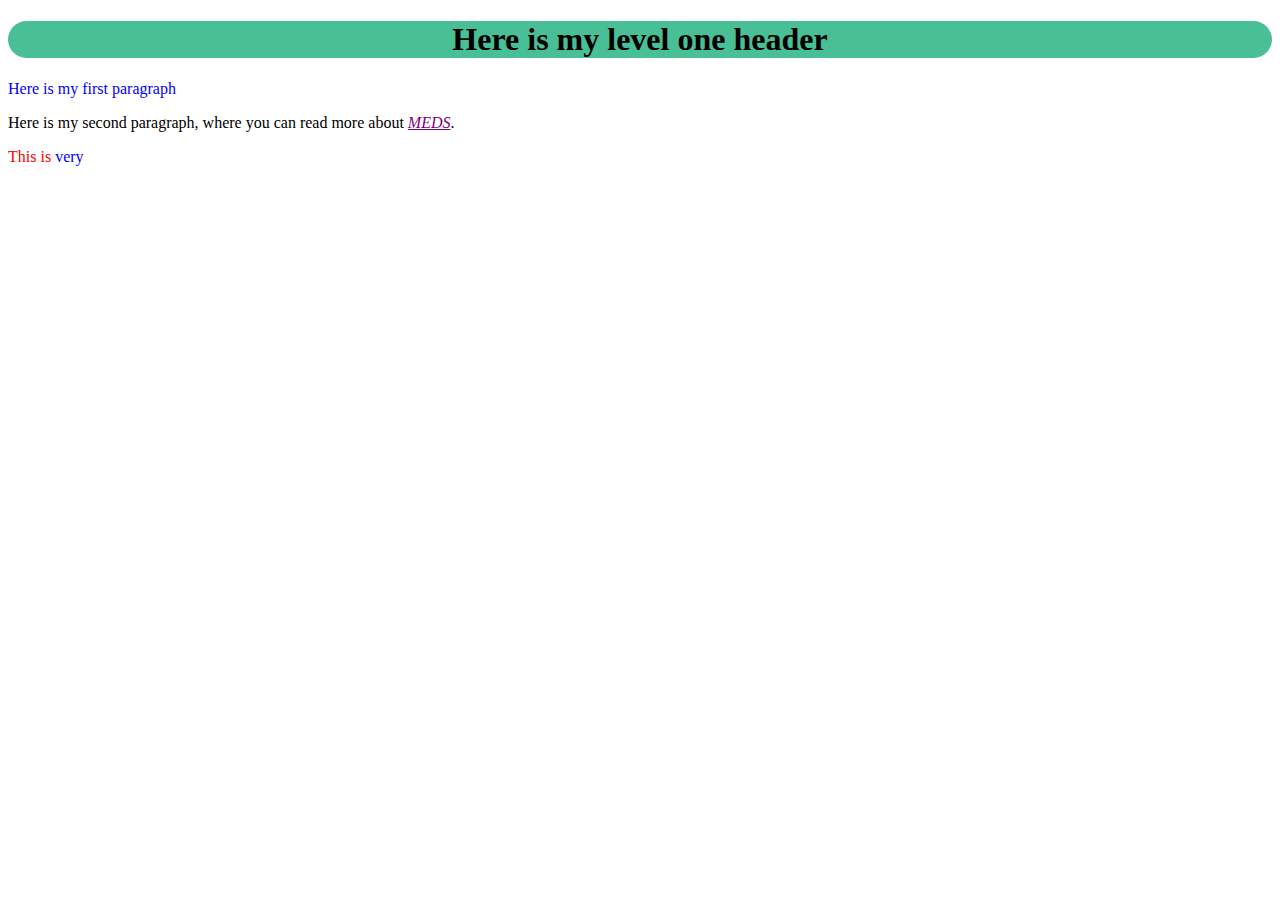
<file: practice-html.html>
<!DOCTYPE html> <!-- All HTML docs start with a doc type declaration-->
<html> <!-- This tag represents the root of the HTML doc -->
<head>
 <!-- Write any metadata about the HTML doc here (inluding the link to an external CSS file) -->
 <link rel= "stylesheet" href="styles.css">
</head>
<body> 
  <!-- Write all the contents of the HTML doc here -->
  <h1>Here is my level one header</h1>
  <p class = "blue-text">Here is my first paragraph</p>
  <p>Here is my second paragraph, where you can read more about <a href="https://ucsb-meds.github.io/">MEDS</a>.</p>
  <p class = "important-text">This is <span class = "blue-text">very</span important text!</p>
</body>
</html>
</file>
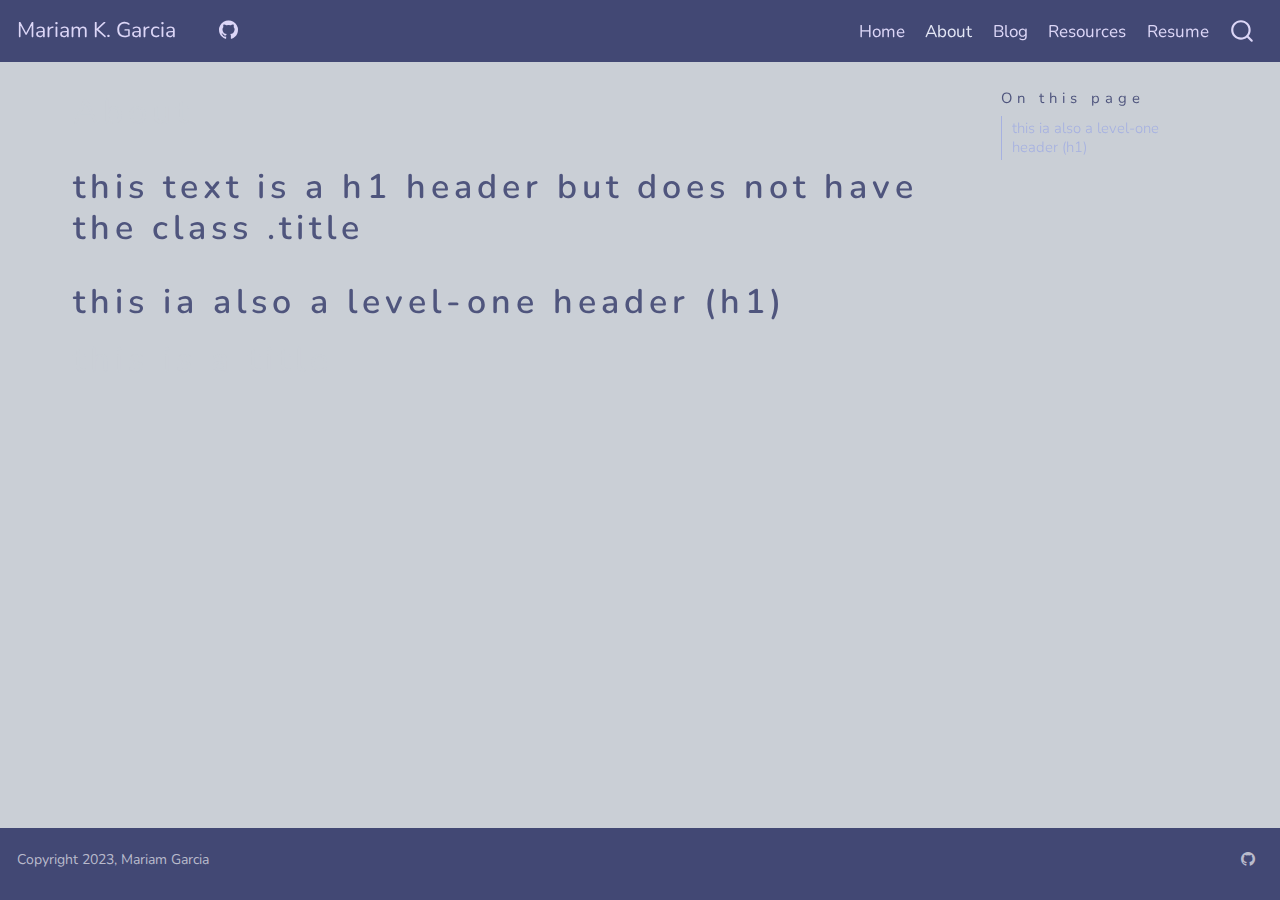
<file: docs/about.html>
<!DOCTYPE html>
<html xmlns="http://www.w3.org/1999/xhtml" lang="en" xml:lang="en"><head>

<meta charset="utf-8">
<meta name="generator" content="quarto-1.3.450">

<meta name="viewport" content="width=device-width, initial-scale=1.0, user-scalable=yes">


<title>About</title>
<style>
code{white-space: pre-wrap;}
span.smallcaps{font-variant: small-caps;}
div.columns{display: flex; gap: min(4vw, 1.5em);}
div.column{flex: auto; overflow-x: auto;}
div.hanging-indent{margin-left: 1.5em; text-indent: -1.5em;}
ul.task-list{list-style: none;}
ul.task-list li input[type="checkbox"] {
  width: 0.8em;
  margin: 0 0.8em 0.2em -1em; /* quarto-specific, see https://github.com/quarto-dev/quarto-cli/issues/4556 */ 
  vertical-align: middle;
}
</style>


<script src="site_libs/quarto-nav/quarto-nav.js"></script>
<script src="site_libs/quarto-nav/headroom.min.js"></script>
<script src="site_libs/clipboard/clipboard.min.js"></script>
<script src="site_libs/quarto-search/autocomplete.umd.js"></script>
<script src="site_libs/quarto-search/fuse.min.js"></script>
<script src="site_libs/quarto-search/quarto-search.js"></script>
<meta name="quarto:offset" content="./">
<script src="site_libs/quarto-html/quarto.js"></script>
<script src="site_libs/quarto-html/popper.min.js"></script>
<script src="site_libs/quarto-html/tippy.umd.min.js"></script>
<script src="site_libs/quarto-html/anchor.min.js"></script>
<link href="site_libs/quarto-html/tippy.css" rel="stylesheet">
<link href="site_libs/quarto-html/quarto-syntax-highlighting.css" rel="stylesheet" id="quarto-text-highlighting-styles">
<script src="site_libs/bootstrap/bootstrap.min.js"></script>
<link href="site_libs/bootstrap/bootstrap-icons.css" rel="stylesheet">
<link href="site_libs/bootstrap/bootstrap.min.css" rel="stylesheet" id="quarto-bootstrap" data-mode="light">
<script id="quarto-search-options" type="application/json">{
  "location": "navbar",
  "copy-button": false,
  "collapse-after": 3,
  "panel-placement": "end",
  "type": "overlay",
  "limit": 20,
  "language": {
    "search-no-results-text": "No results",
    "search-matching-documents-text": "matching documents",
    "search-copy-link-title": "Copy link to search",
    "search-hide-matches-text": "Hide additional matches",
    "search-more-match-text": "more match in this document",
    "search-more-matches-text": "more matches in this document",
    "search-clear-button-title": "Clear",
    "search-detached-cancel-button-title": "Cancel",
    "search-submit-button-title": "Submit",
    "search-label": "Search"
  }
}</script>


</head>

<body class="nav-fixed">

<div id="quarto-search-results"></div>
  <header id="quarto-header" class="headroom fixed-top">
    <nav class="navbar navbar-expand-lg navbar-dark ">
      <div class="navbar-container container-fluid">
      <div class="navbar-brand-container">
    <a class="navbar-brand" href="./index.html">
    <span class="navbar-title">Mariam K. Garcia</span>
    </a>
  </div>
            <div id="quarto-search" class="" title="Search"></div>
          <button class="navbar-toggler" type="button" data-bs-toggle="collapse" data-bs-target="#navbarCollapse" aria-controls="navbarCollapse" aria-expanded="false" aria-label="Toggle navigation" onclick="if (window.quartoToggleHeadroom) { window.quartoToggleHeadroom(); }">
  <span class="navbar-toggler-icon"></span>
</button>
          <div class="collapse navbar-collapse" id="navbarCollapse">
            <ul class="navbar-nav navbar-nav-scroll me-auto">
  <li class="nav-item compact">
    <a class="nav-link" href="https://github.com/mariamkg00" rel="" target=""><i class="bi bi-github" role="img">
</i> 
 <span class="menu-text"></span></a>
  </li>  
</ul>
            <ul class="navbar-nav navbar-nav-scroll ms-auto">
  <li class="nav-item">
    <a class="nav-link" href="./index.html" rel="" target="">
 <span class="menu-text">Home</span></a>
  </li>  
  <li class="nav-item">
    <a class="nav-link active" href="./about.html" rel="" target="" aria-current="page">
 <span class="menu-text">About</span></a>
  </li>  
  <li class="nav-item">
    <a class="nav-link" href="./blog.html" rel="" target="">
 <span class="menu-text">Blog</span></a>
  </li>  
  <li class="nav-item">
    <a class="nav-link" href="./resources.html" rel="" target="">
 <span class="menu-text">Resources</span></a>
  </li>  
  <li class="nav-item">
    <a class="nav-link" href="./resume/Garcia_Mariam_Resume.pdf" rel="" target="">
 <span class="menu-text">Resume</span></a>
  </li>  
</ul>
            <div class="quarto-navbar-tools">
</div>
          </div> <!-- /navcollapse -->
      </div> <!-- /container-fluid -->
    </nav>
</header>
<!-- content -->
<div id="quarto-content" class="quarto-container page-columns page-rows-contents page-layout-full page-navbar">
<!-- sidebar -->
<!-- margin-sidebar -->
    <div id="quarto-margin-sidebar" class="sidebar margin-sidebar">
        <nav id="TOC" role="doc-toc" class="toc-active">
    <h2 id="toc-title">On this page</h2>
   
  <ul>
  <li><a href="#this-ia-also-a-level-one-header-h1" id="toc-this-ia-also-a-level-one-header-h1" class="nav-link active" data-scroll-target="#this-ia-also-a-level-one-header-h1">this ia also a level-one header (h1)</a></li>
  </ul>
</nav>
    </div>
<!-- main -->
<main class="content column-page-left" id="quarto-document-content">

<header id="title-block-header" class="quarto-title-block default">
<div class="quarto-title">
<h1 class="title">About</h1>
</div>



<div class="quarto-title-meta">

    
  
    
  </div>
  

</header>

<h1>
this text is a h1 header but does not have the class .title
</h1>
<section id="this-ia-also-a-level-one-header-h1" class="level1">
<h1>this ia also a level-one header (h1)</h1>
<h1 class="title">
<p>this is a title</p>
</h1>
<p class="title center-text">
</p>

</section>

</main> <!-- /main -->
<script id="quarto-html-after-body" type="application/javascript">
window.document.addEventListener("DOMContentLoaded", function (event) {
  const toggleBodyColorMode = (bsSheetEl) => {
    const mode = bsSheetEl.getAttribute("data-mode");
    const bodyEl = window.document.querySelector("body");
    if (mode === "dark") {
      bodyEl.classList.add("quarto-dark");
      bodyEl.classList.remove("quarto-light");
    } else {
      bodyEl.classList.add("quarto-light");
      bodyEl.classList.remove("quarto-dark");
    }
  }
  const toggleBodyColorPrimary = () => {
    const bsSheetEl = window.document.querySelector("link#quarto-bootstrap");
    if (bsSheetEl) {
      toggleBodyColorMode(bsSheetEl);
    }
  }
  toggleBodyColorPrimary();  
  const icon = "";
  const anchorJS = new window.AnchorJS();
  anchorJS.options = {
    placement: 'right',
    icon: icon
  };
  anchorJS.add('.anchored');
  const isCodeAnnotation = (el) => {
    for (const clz of el.classList) {
      if (clz.startsWith('code-annotation-')) {                     
        return true;
      }
    }
    return false;
  }
  const clipboard = new window.ClipboardJS('.code-copy-button', {
    text: function(trigger) {
      const codeEl = trigger.previousElementSibling.cloneNode(true);
      for (const childEl of codeEl.children) {
        if (isCodeAnnotation(childEl)) {
          childEl.remove();
        }
      }
      return codeEl.innerText;
    }
  });
  clipboard.on('success', function(e) {
    // button target
    const button = e.trigger;
    // don't keep focus
    button.blur();
    // flash "checked"
    button.classList.add('code-copy-button-checked');
    var currentTitle = button.getAttribute("title");
    button.setAttribute("title", "Copied!");
    let tooltip;
    if (window.bootstrap) {
      button.setAttribute("data-bs-toggle", "tooltip");
      button.setAttribute("data-bs-placement", "left");
      button.setAttribute("data-bs-title", "Copied!");
      tooltip = new bootstrap.Tooltip(button, 
        { trigger: "manual", 
          customClass: "code-copy-button-tooltip",
          offset: [0, -8]});
      tooltip.show();    
    }
    setTimeout(function() {
      if (tooltip) {
        tooltip.hide();
        button.removeAttribute("data-bs-title");
        button.removeAttribute("data-bs-toggle");
        button.removeAttribute("data-bs-placement");
      }
      button.setAttribute("title", currentTitle);
      button.classList.remove('code-copy-button-checked');
    }, 1000);
    // clear code selection
    e.clearSelection();
  });
  function tippyHover(el, contentFn) {
    const config = {
      allowHTML: true,
      content: contentFn,
      maxWidth: 500,
      delay: 100,
      arrow: false,
      appendTo: function(el) {
          return el.parentElement;
      },
      interactive: true,
      interactiveBorder: 10,
      theme: 'quarto',
      placement: 'bottom-start'
    };
    window.tippy(el, config); 
  }
  const noterefs = window.document.querySelectorAll('a[role="doc-noteref"]');
  for (var i=0; i<noterefs.length; i++) {
    const ref = noterefs[i];
    tippyHover(ref, function() {
      // use id or data attribute instead here
      let href = ref.getAttribute('data-footnote-href') || ref.getAttribute('href');
      try { href = new URL(href).hash; } catch {}
      const id = href.replace(/^#\/?/, "");
      const note = window.document.getElementById(id);
      return note.innerHTML;
    });
  }
      let selectedAnnoteEl;
      const selectorForAnnotation = ( cell, annotation) => {
        let cellAttr = 'data-code-cell="' + cell + '"';
        let lineAttr = 'data-code-annotation="' +  annotation + '"';
        const selector = 'span[' + cellAttr + '][' + lineAttr + ']';
        return selector;
      }
      const selectCodeLines = (annoteEl) => {
        const doc = window.document;
        const targetCell = annoteEl.getAttribute("data-target-cell");
        const targetAnnotation = annoteEl.getAttribute("data-target-annotation");
        const annoteSpan = window.document.querySelector(selectorForAnnotation(targetCell, targetAnnotation));
        const lines = annoteSpan.getAttribute("data-code-lines").split(",");
        const lineIds = lines.map((line) => {
          return targetCell + "-" + line;
        })
        let top = null;
        let height = null;
        let parent = null;
        if (lineIds.length > 0) {
            //compute the position of the single el (top and bottom and make a div)
            const el = window.document.getElementById(lineIds[0]);
            top = el.offsetTop;
            height = el.offsetHeight;
            parent = el.parentElement.parentElement;
          if (lineIds.length > 1) {
            const lastEl = window.document.getElementById(lineIds[lineIds.length - 1]);
            const bottom = lastEl.offsetTop + lastEl.offsetHeight;
            height = bottom - top;
          }
          if (top !== null && height !== null && parent !== null) {
            // cook up a div (if necessary) and position it 
            let div = window.document.getElementById("code-annotation-line-highlight");
            if (div === null) {
              div = window.document.createElement("div");
              div.setAttribute("id", "code-annotation-line-highlight");
              div.style.position = 'absolute';
              parent.appendChild(div);
            }
            div.style.top = top - 2 + "px";
            div.style.height = height + 4 + "px";
            let gutterDiv = window.document.getElementById("code-annotation-line-highlight-gutter");
            if (gutterDiv === null) {
              gutterDiv = window.document.createElement("div");
              gutterDiv.setAttribute("id", "code-annotation-line-highlight-gutter");
              gutterDiv.style.position = 'absolute';
              const codeCell = window.document.getElementById(targetCell);
              const gutter = codeCell.querySelector('.code-annotation-gutter');
              gutter.appendChild(gutterDiv);
            }
            gutterDiv.style.top = top - 2 + "px";
            gutterDiv.style.height = height + 4 + "px";
          }
          selectedAnnoteEl = annoteEl;
        }
      };
      const unselectCodeLines = () => {
        const elementsIds = ["code-annotation-line-highlight", "code-annotation-line-highlight-gutter"];
        elementsIds.forEach((elId) => {
          const div = window.document.getElementById(elId);
          if (div) {
            div.remove();
          }
        });
        selectedAnnoteEl = undefined;
      };
      // Attach click handler to the DT
      const annoteDls = window.document.querySelectorAll('dt[data-target-cell]');
      for (const annoteDlNode of annoteDls) {
        annoteDlNode.addEventListener('click', (event) => {
          const clickedEl = event.target;
          if (clickedEl !== selectedAnnoteEl) {
            unselectCodeLines();
            const activeEl = window.document.querySelector('dt[data-target-cell].code-annotation-active');
            if (activeEl) {
              activeEl.classList.remove('code-annotation-active');
            }
            selectCodeLines(clickedEl);
            clickedEl.classList.add('code-annotation-active');
          } else {
            // Unselect the line
            unselectCodeLines();
            clickedEl.classList.remove('code-annotation-active');
          }
        });
      }
  const findCites = (el) => {
    const parentEl = el.parentElement;
    if (parentEl) {
      const cites = parentEl.dataset.cites;
      if (cites) {
        return {
          el,
          cites: cites.split(' ')
        };
      } else {
        return findCites(el.parentElement)
      }
    } else {
      return undefined;
    }
  };
  var bibliorefs = window.document.querySelectorAll('a[role="doc-biblioref"]');
  for (var i=0; i<bibliorefs.length; i++) {
    const ref = bibliorefs[i];
    const citeInfo = findCites(ref);
    if (citeInfo) {
      tippyHover(citeInfo.el, function() {
        var popup = window.document.createElement('div');
        citeInfo.cites.forEach(function(cite) {
          var citeDiv = window.document.createElement('div');
          citeDiv.classList.add('hanging-indent');
          citeDiv.classList.add('csl-entry');
          var biblioDiv = window.document.getElementById('ref-' + cite);
          if (biblioDiv) {
            citeDiv.innerHTML = biblioDiv.innerHTML;
          }
          popup.appendChild(citeDiv);
        });
        return popup.innerHTML;
      });
    }
  }
});
</script>
</div> <!-- /content -->
<footer class="footer">
  <div class="nav-footer">
    <div class="nav-footer-left">Copyright 2023, Mariam Garcia</div>   
    <div class="nav-footer-center">
      &nbsp;
    </div>
    <div class="nav-footer-right">
      <ul class="footer-items list-unstyled">
    <li class="nav-item compact">
    <a class="nav-link" href="https://github.com/mariamkg00">
      <i class="bi bi-github" role="img">
</i> 
    </a>
  </li>  
</ul>
    </div>
  </div>
</footer>



</body></html>
</file>
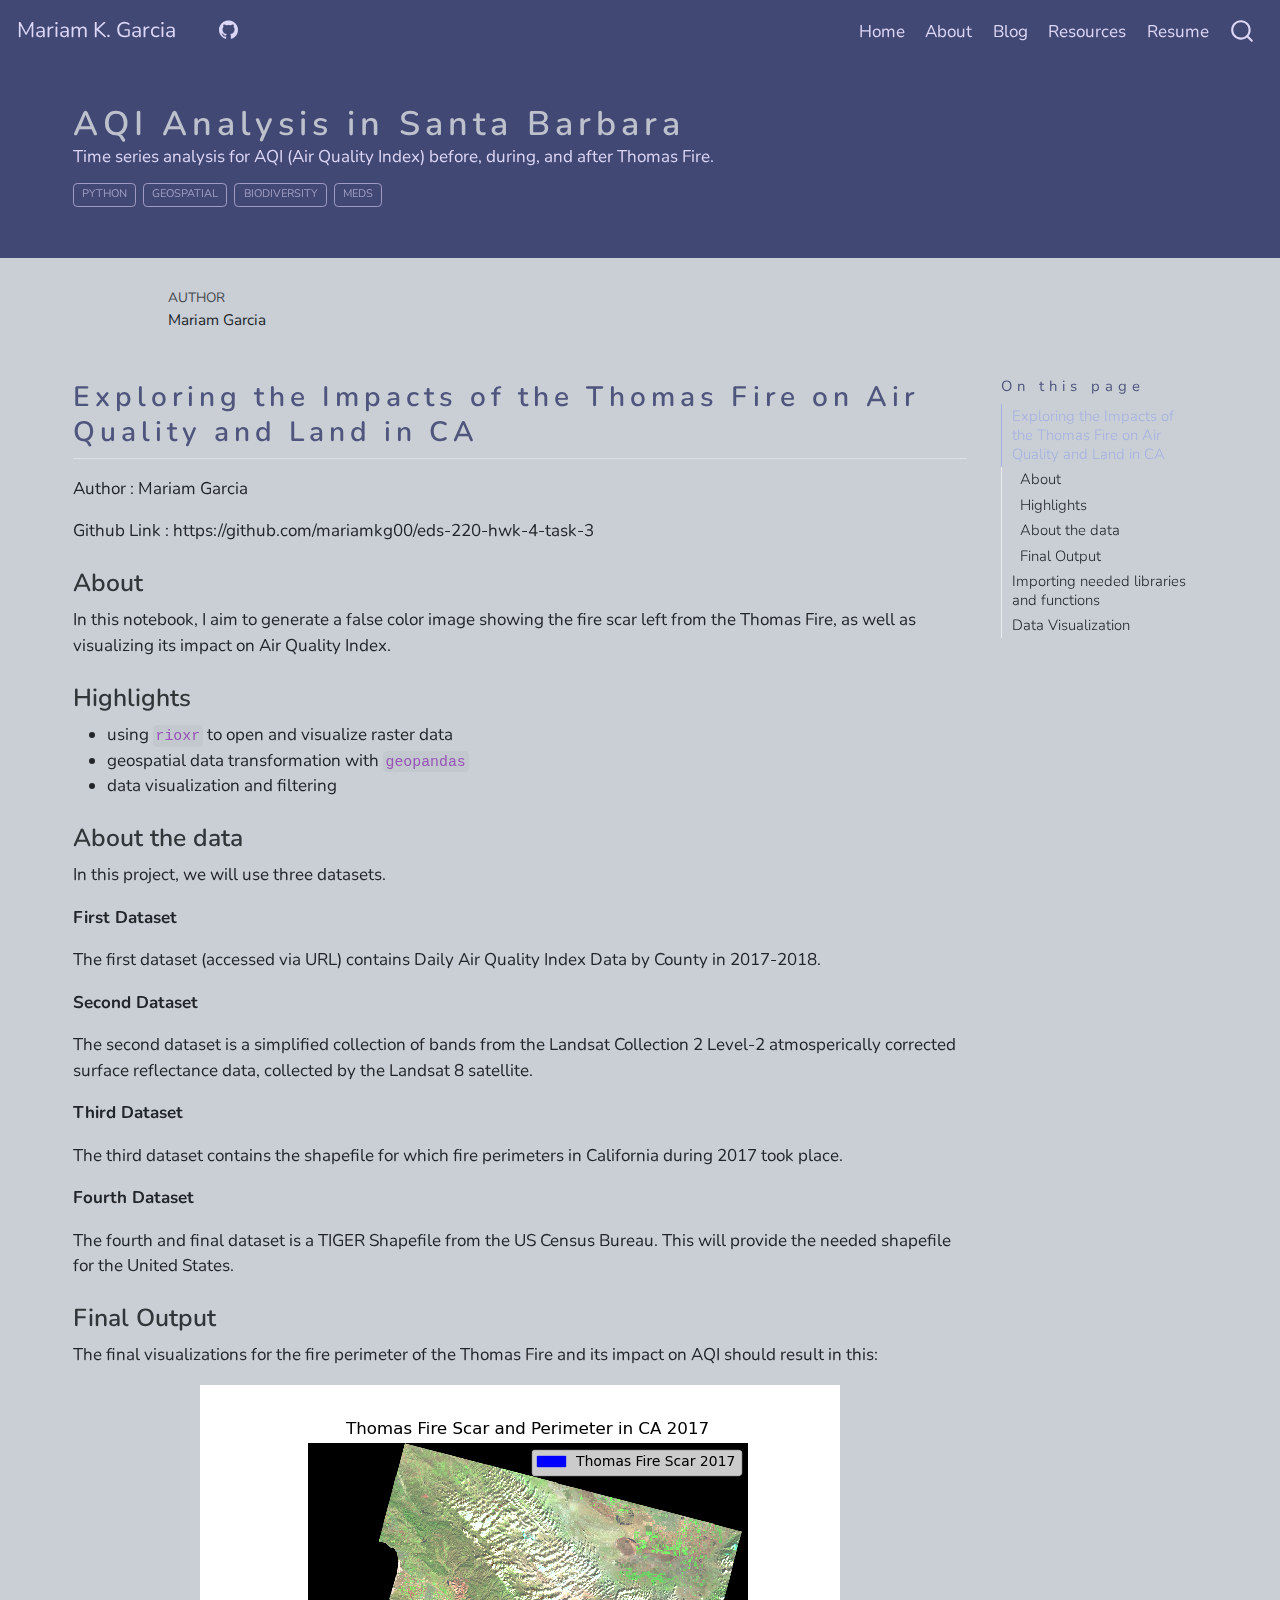
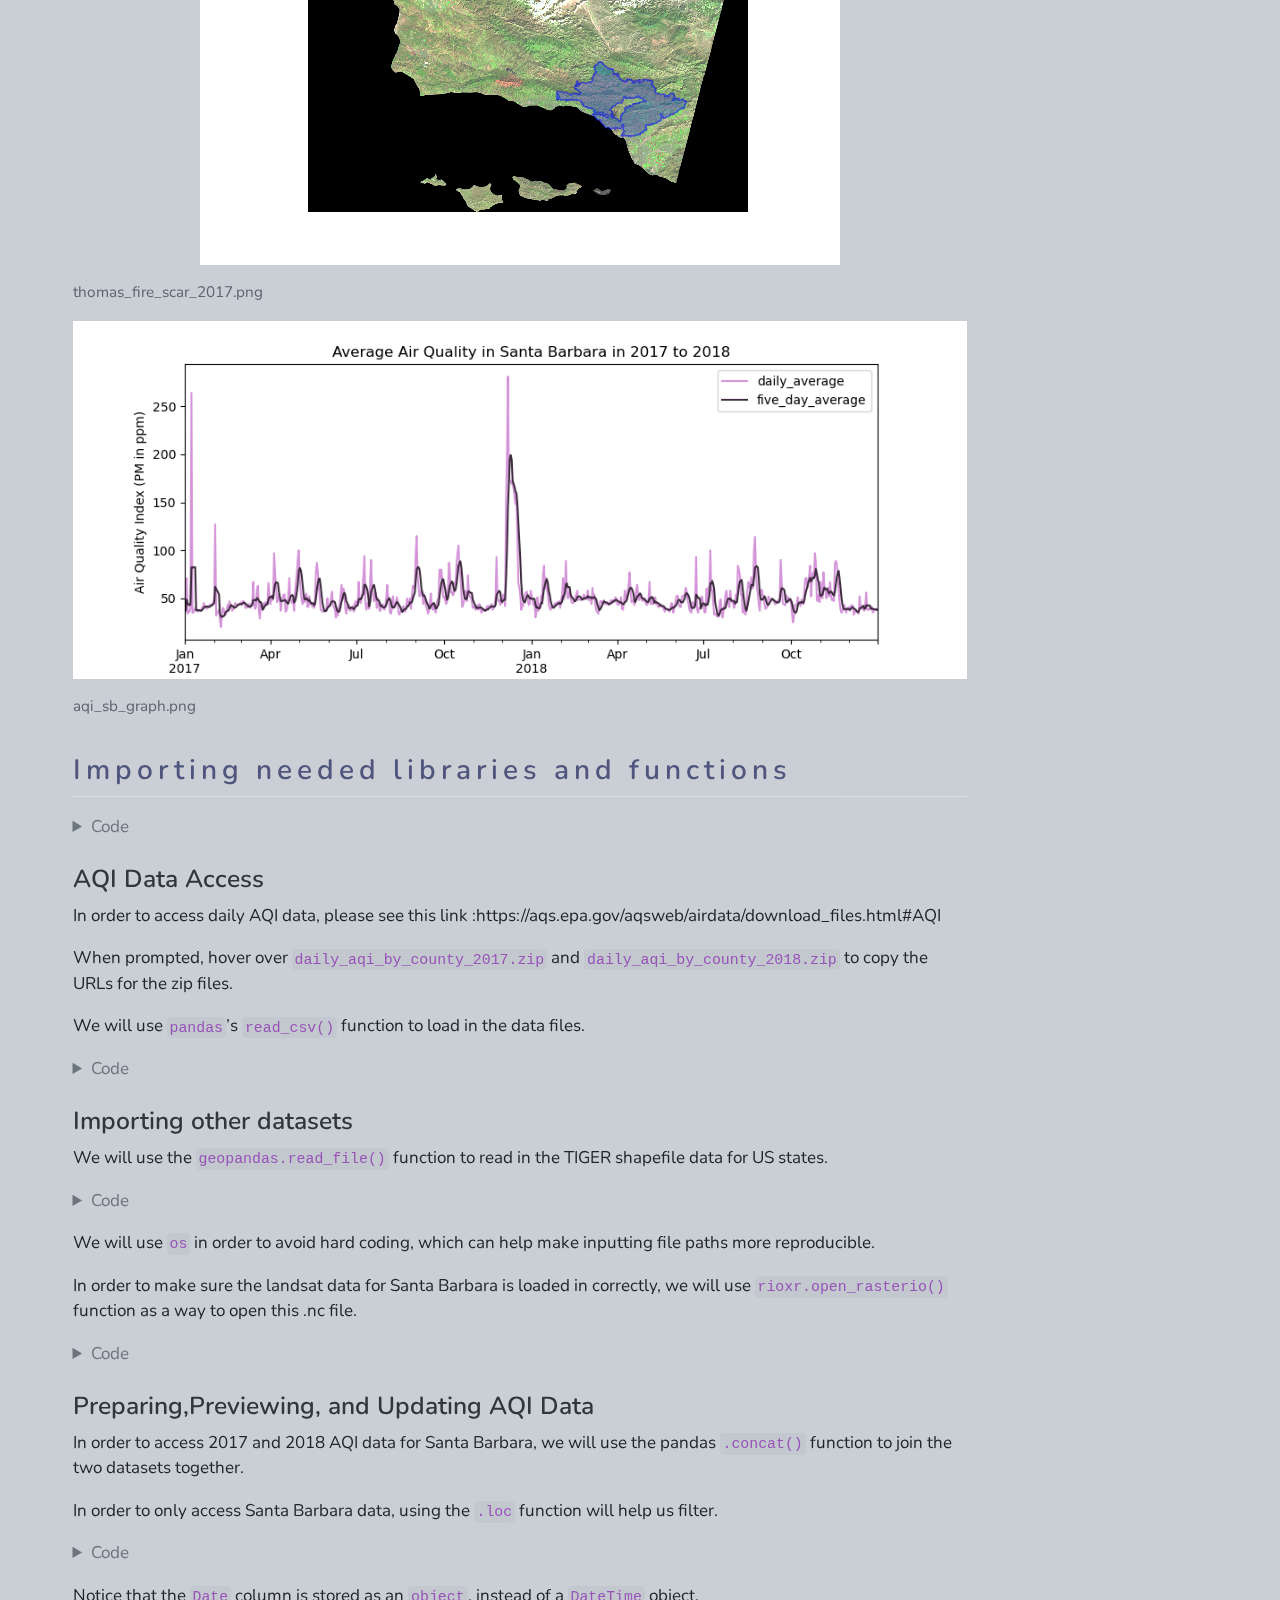
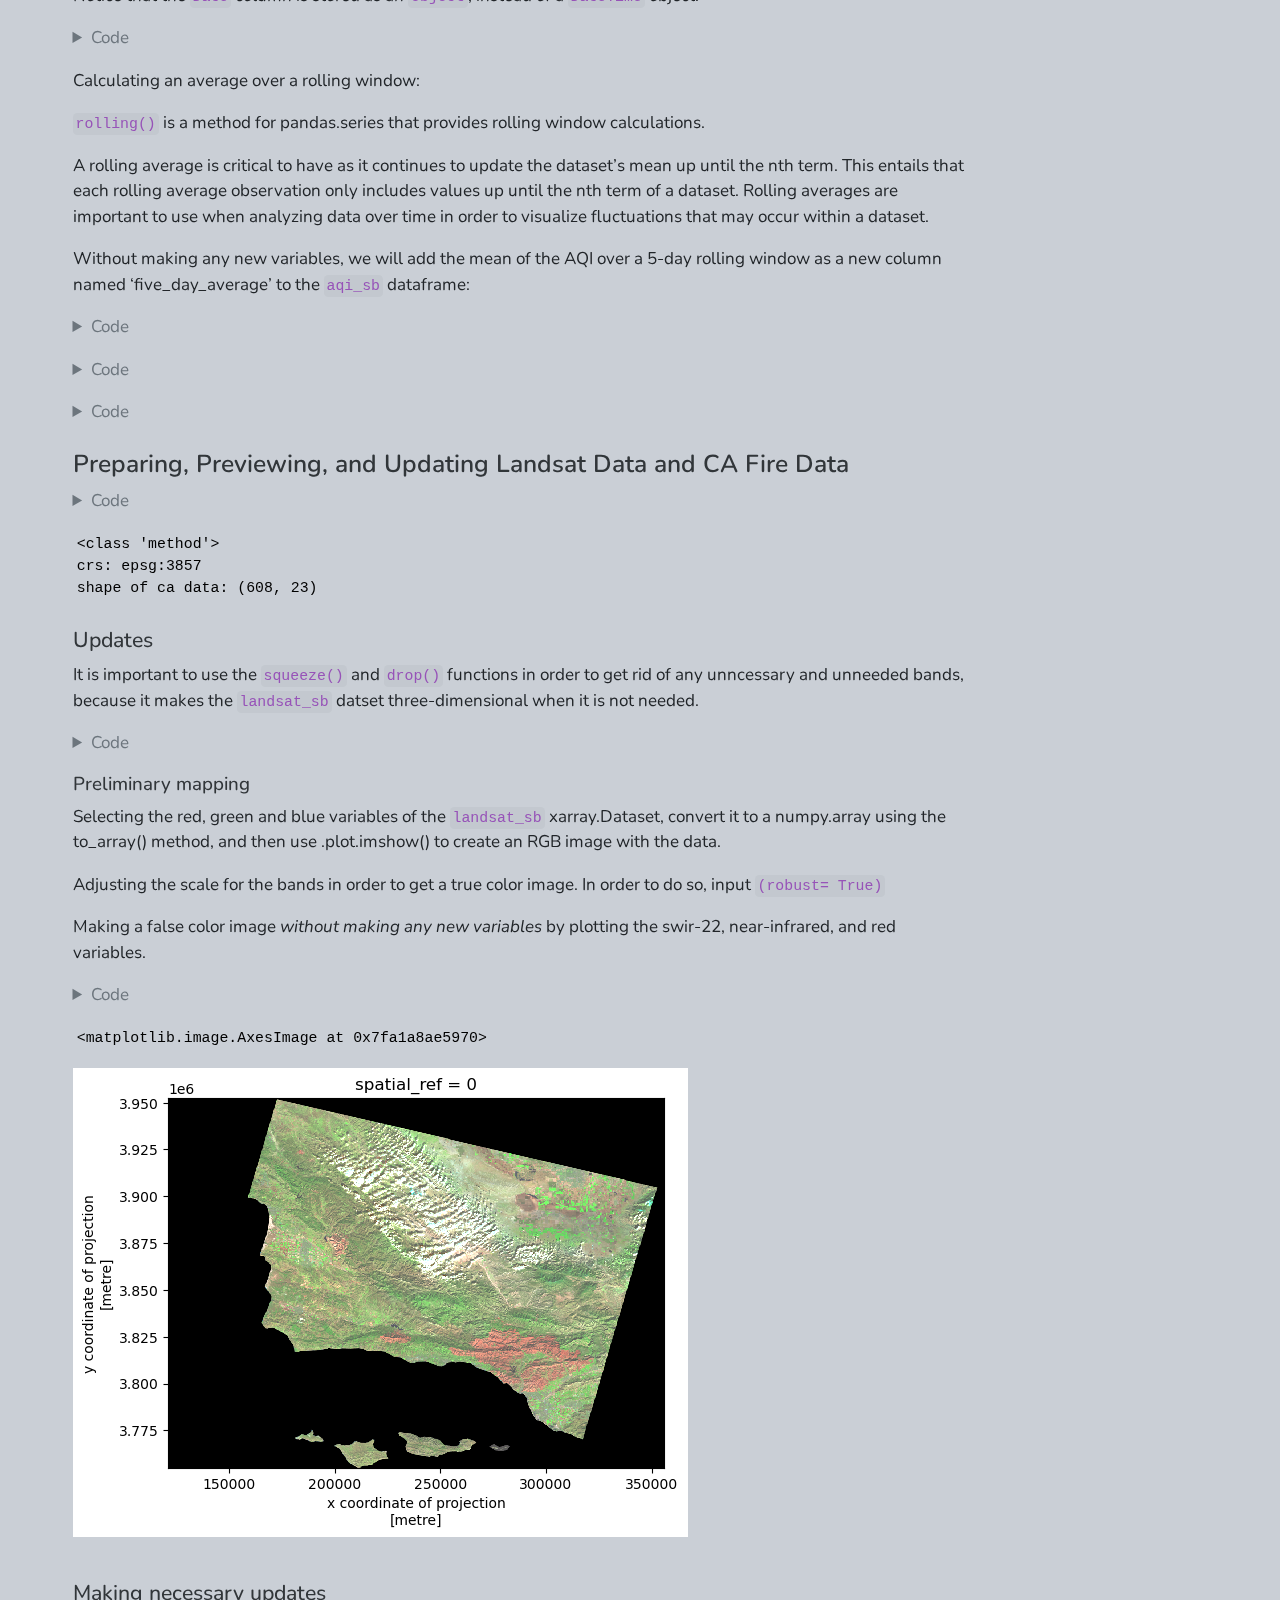
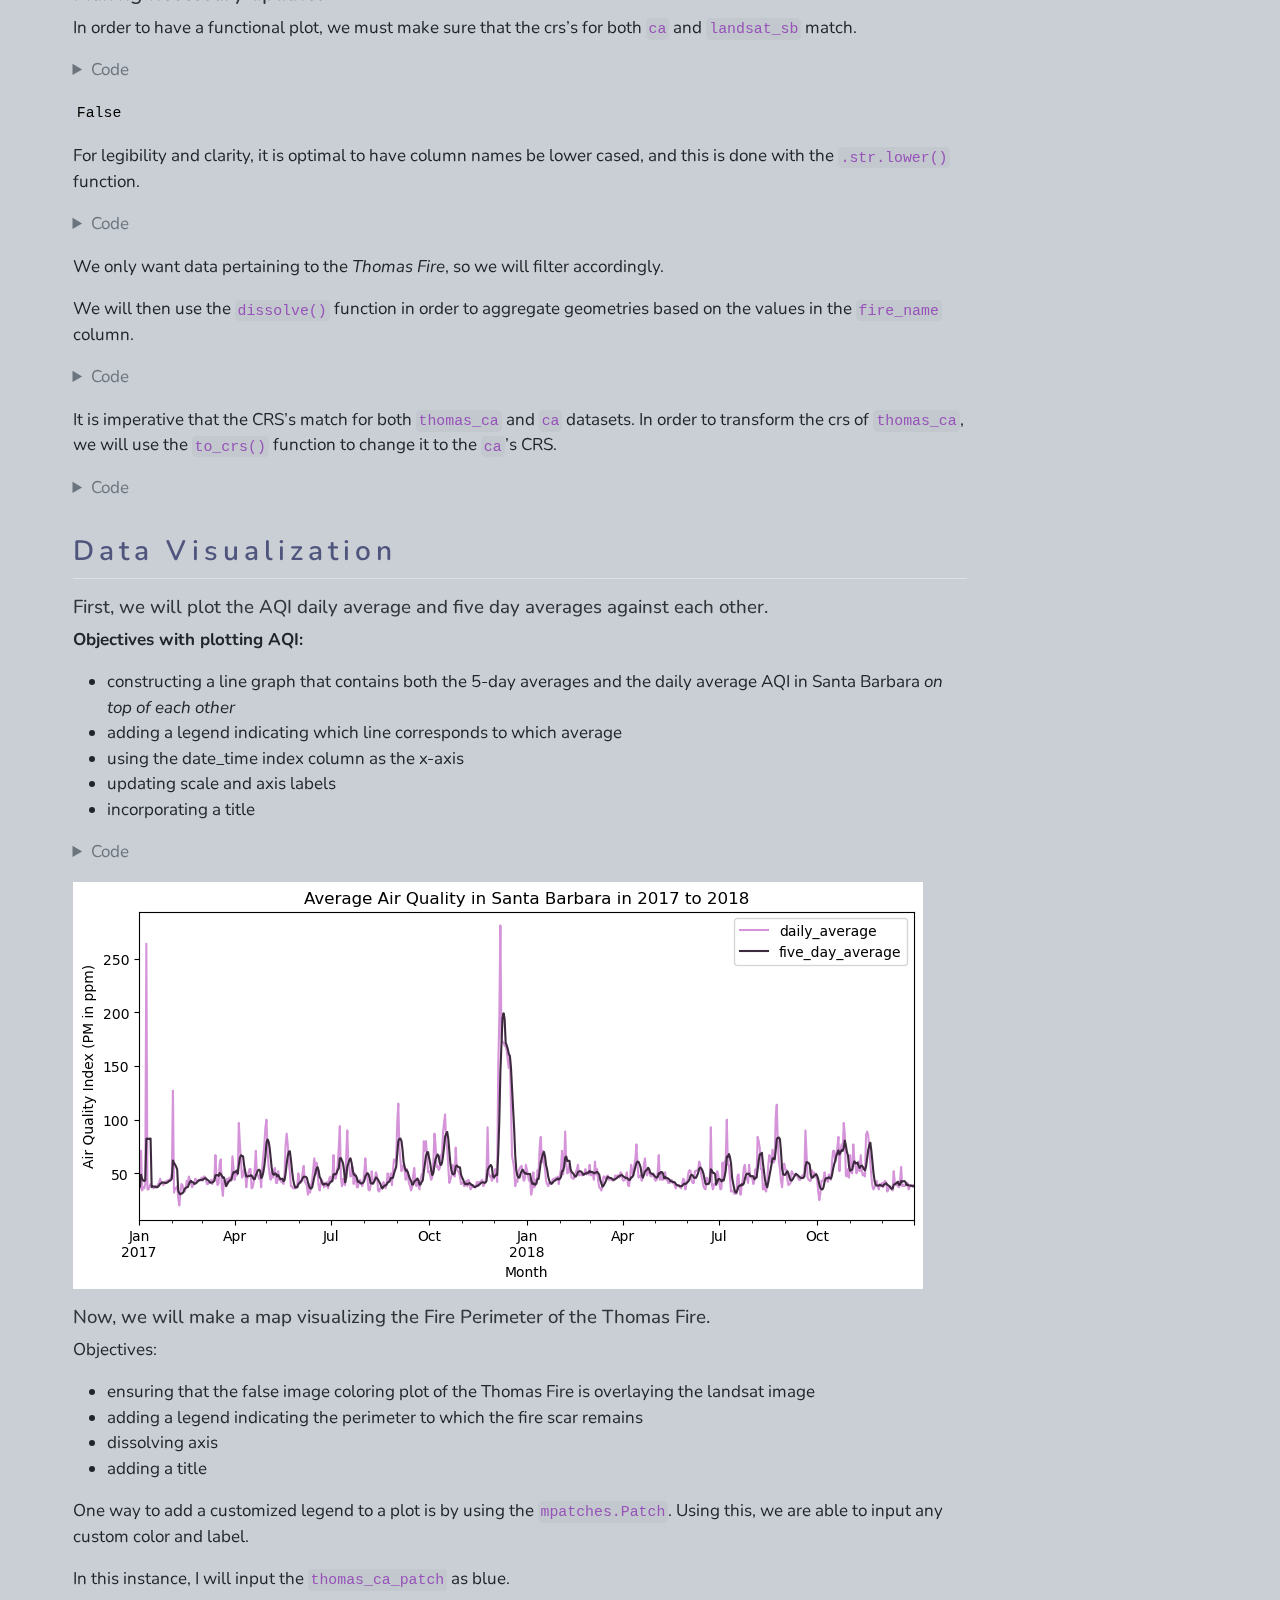
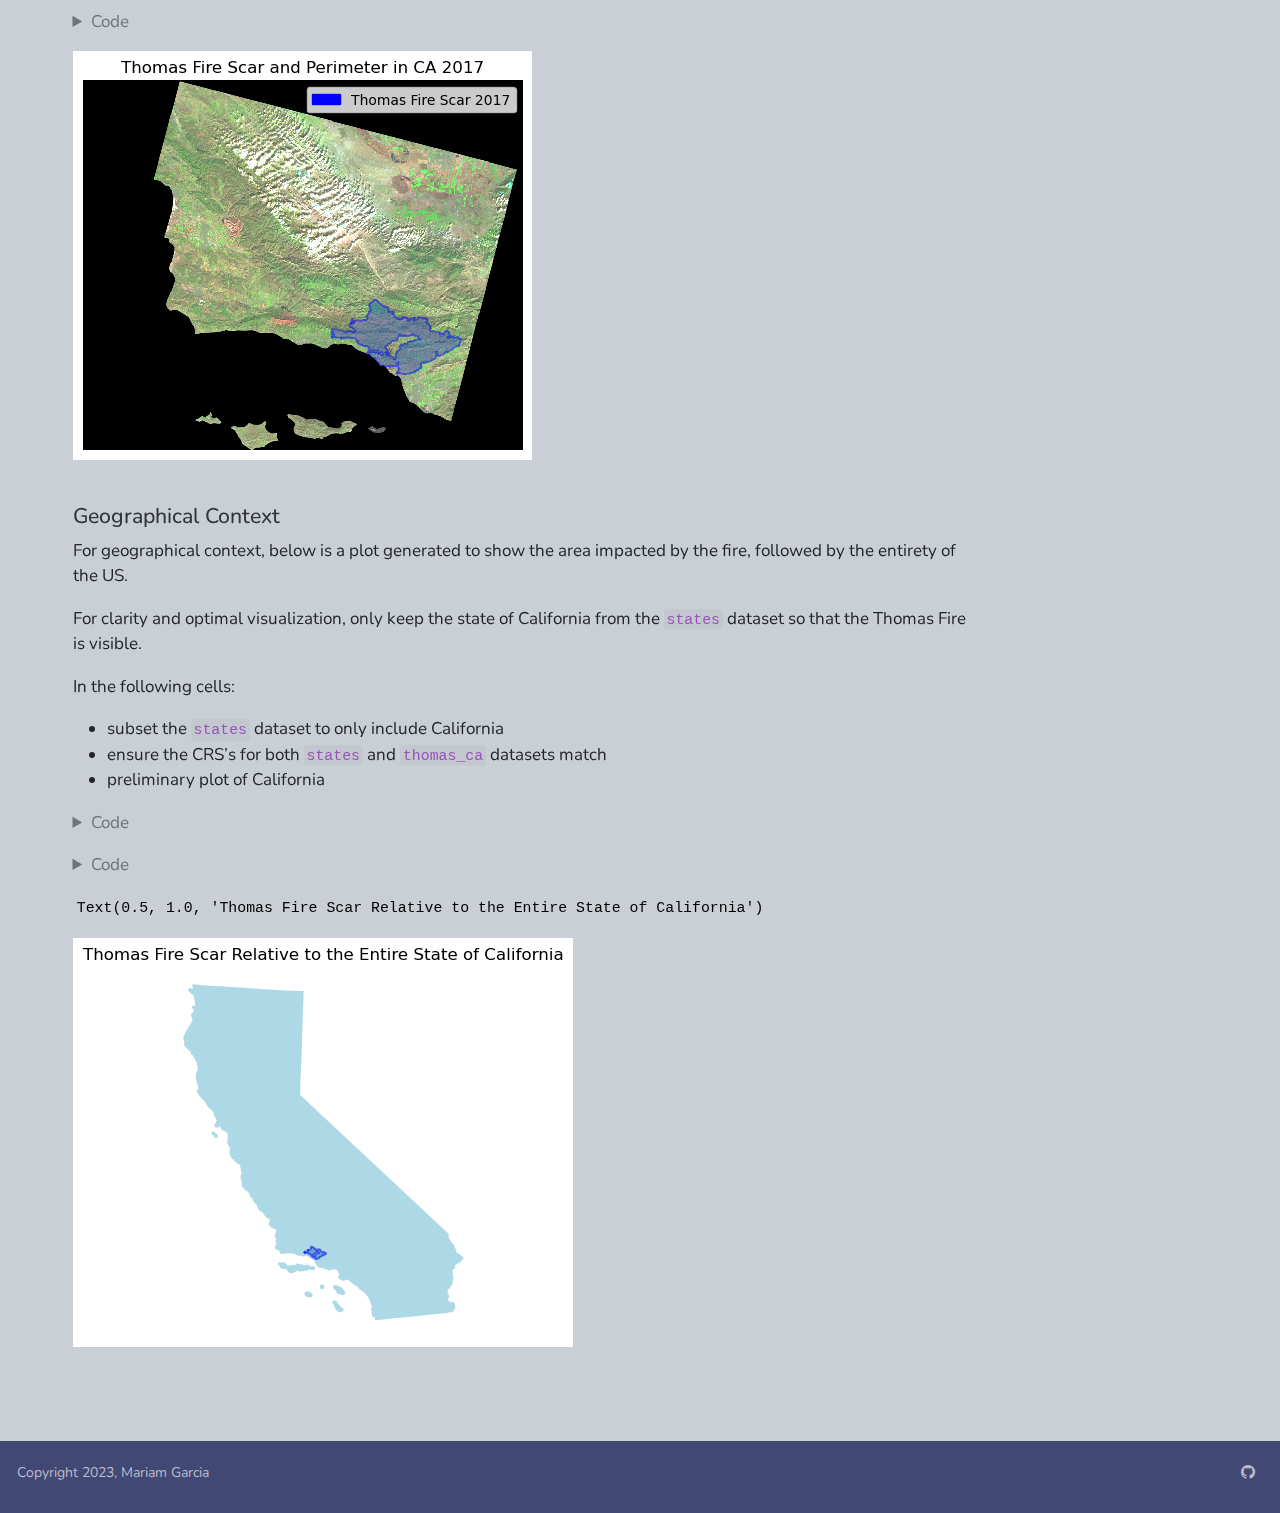
<file: docs/blog/aqi-analysis-santa-barbara/aqi-analysis-santa-barbara.html>
<!DOCTYPE html>
<html xmlns="http://www.w3.org/1999/xhtml" lang="en" xml:lang="en"><head>

<meta charset="utf-8">
<meta name="generator" content="quarto-1.3.450">

<meta name="viewport" content="width=device-width, initial-scale=1.0, user-scalable=yes">

<meta name="author" content="Mariam Garcia">
<meta name="description" content="Time series analysis for AQI (Air Quality Index) before, during, and after Thomas Fire.">

<title>AQI Analysis in Santa Barbara</title>
<style>
code{white-space: pre-wrap;}
span.smallcaps{font-variant: small-caps;}
div.columns{display: flex; gap: min(4vw, 1.5em);}
div.column{flex: auto; overflow-x: auto;}
div.hanging-indent{margin-left: 1.5em; text-indent: -1.5em;}
ul.task-list{list-style: none;}
ul.task-list li input[type="checkbox"] {
  width: 0.8em;
  margin: 0 0.8em 0.2em -1em; /* quarto-specific, see https://github.com/quarto-dev/quarto-cli/issues/4556 */ 
  vertical-align: middle;
}
/* CSS for syntax highlighting */
pre > code.sourceCode { white-space: pre; position: relative; }
pre > code.sourceCode > span { display: inline-block; line-height: 1.25; }
pre > code.sourceCode > span:empty { height: 1.2em; }
.sourceCode { overflow: visible; }
code.sourceCode > span { color: inherit; text-decoration: inherit; }
div.sourceCode { margin: 1em 0; }
pre.sourceCode { margin: 0; }
@media screen {
div.sourceCode { overflow: auto; }
}
@media print {
pre > code.sourceCode { white-space: pre-wrap; }
pre > code.sourceCode > span { text-indent: -5em; padding-left: 5em; }
}
pre.numberSource code
  { counter-reset: source-line 0; }
pre.numberSource code > span
  { position: relative; left: -4em; counter-increment: source-line; }
pre.numberSource code > span > a:first-child::before
  { content: counter(source-line);
    position: relative; left: -1em; text-align: right; vertical-align: baseline;
    border: none; display: inline-block;
    -webkit-touch-callout: none; -webkit-user-select: none;
    -khtml-user-select: none; -moz-user-select: none;
    -ms-user-select: none; user-select: none;
    padding: 0 4px; width: 4em;
  }
pre.numberSource { margin-left: 3em;  padding-left: 4px; }
div.sourceCode
  {   }
@media screen {
pre > code.sourceCode > span > a:first-child::before { text-decoration: underline; }
}
</style>


<script src="../../site_libs/quarto-nav/quarto-nav.js"></script>
<script src="../../site_libs/quarto-nav/headroom.min.js"></script>
<script src="../../site_libs/clipboard/clipboard.min.js"></script>
<script src="../../site_libs/quarto-search/autocomplete.umd.js"></script>
<script src="../../site_libs/quarto-search/fuse.min.js"></script>
<script src="../../site_libs/quarto-search/quarto-search.js"></script>
<meta name="quarto:offset" content="../../">
<script src="../../site_libs/quarto-html/quarto.js"></script>
<script src="../../site_libs/quarto-html/popper.min.js"></script>
<script src="../../site_libs/quarto-html/tippy.umd.min.js"></script>
<script src="../../site_libs/quarto-html/anchor.min.js"></script>
<link href="../../site_libs/quarto-html/tippy.css" rel="stylesheet">
<link href="../../site_libs/quarto-html/quarto-syntax-highlighting.css" rel="stylesheet" id="quarto-text-highlighting-styles">
<script src="../../site_libs/bootstrap/bootstrap.min.js"></script>
<link href="../../site_libs/bootstrap/bootstrap-icons.css" rel="stylesheet">
<link href="../../site_libs/bootstrap/bootstrap.min.css" rel="stylesheet" id="quarto-bootstrap" data-mode="light">
<script id="quarto-search-options" type="application/json">{
  "location": "navbar",
  "copy-button": false,
  "collapse-after": 3,
  "panel-placement": "end",
  "type": "overlay",
  "limit": 20,
  "language": {
    "search-no-results-text": "No results",
    "search-matching-documents-text": "matching documents",
    "search-copy-link-title": "Copy link to search",
    "search-hide-matches-text": "Hide additional matches",
    "search-more-match-text": "more match in this document",
    "search-more-matches-text": "more matches in this document",
    "search-clear-button-title": "Clear",
    "search-detached-cancel-button-title": "Cancel",
    "search-submit-button-title": "Submit",
    "search-label": "Search"
  }
}</script>


</head>

<body class="nav-fixed">

<div id="quarto-search-results"></div>
  <header id="quarto-header" class="headroom fixed-top">
    <nav class="navbar navbar-expand-lg navbar-dark ">
      <div class="navbar-container container-fluid">
      <div class="navbar-brand-container">
    <a class="navbar-brand" href="../../index.html">
    <span class="navbar-title">Mariam K. Garcia</span>
    </a>
  </div>
            <div id="quarto-search" class="" title="Search"></div>
          <button class="navbar-toggler" type="button" data-bs-toggle="collapse" data-bs-target="#navbarCollapse" aria-controls="navbarCollapse" aria-expanded="false" aria-label="Toggle navigation" onclick="if (window.quartoToggleHeadroom) { window.quartoToggleHeadroom(); }">
  <span class="navbar-toggler-icon"></span>
</button>
          <div class="collapse navbar-collapse" id="navbarCollapse">
            <ul class="navbar-nav navbar-nav-scroll me-auto">
  <li class="nav-item compact">
    <a class="nav-link" href="https://github.com/mariamkg00" rel="" target=""><i class="bi bi-github" role="img">
</i> 
 <span class="menu-text"></span></a>
  </li>  
</ul>
            <ul class="navbar-nav navbar-nav-scroll ms-auto">
  <li class="nav-item">
    <a class="nav-link" href="../../index.html" rel="" target="">
 <span class="menu-text">Home</span></a>
  </li>  
  <li class="nav-item">
    <a class="nav-link" href="../../about.html" rel="" target="">
 <span class="menu-text">About</span></a>
  </li>  
  <li class="nav-item">
    <a class="nav-link" href="../../blog.html" rel="" target="">
 <span class="menu-text">Blog</span></a>
  </li>  
  <li class="nav-item">
    <a class="nav-link" href="../../resources.html" rel="" target="">
 <span class="menu-text">Resources</span></a>
  </li>  
  <li class="nav-item">
    <a class="nav-link" href="../../resume/Garcia_Mariam_Resume.pdf" rel="" target="">
 <span class="menu-text">Resume</span></a>
  </li>  
</ul>
            <div class="quarto-navbar-tools">
</div>
          </div> <!-- /navcollapse -->
      </div> <!-- /container-fluid -->
    </nav>
</header>
<!-- content -->
<header id="title-block-header" class="quarto-title-block default page-columns page-full">
  <div class="quarto-title-banner page-columns page-full">
    <div class="quarto-title column-page-left">
      <h1 class="title">AQI Analysis in Santa Barbara</h1>
                  <div>
        <div class="description">
          Time series analysis for AQI (Air Quality Index) before, during, and after Thomas Fire.
        </div>
      </div>
                          <div class="quarto-categories">
                <div class="quarto-category">Python</div>
                <div class="quarto-category">Geospatial</div>
                <div class="quarto-category">Biodiversity</div>
                <div class="quarto-category">MEDS</div>
              </div>
                  </div>
  </div>
    
  
  <div class="quarto-title-meta">

      <div>
      <div class="quarto-title-meta-heading">Author</div>
      <div class="quarto-title-meta-contents">
               <p>Mariam Garcia </p>
            </div>
    </div>
      
    
      
    </div>
    
  
  </header><div id="quarto-content" class="quarto-container page-columns page-rows-contents page-layout-full page-navbar">
<!-- sidebar -->
<!-- margin-sidebar -->
    <div id="quarto-margin-sidebar" class="sidebar margin-sidebar">
        <nav id="TOC" role="doc-toc" class="toc-active">
    <h2 id="toc-title">On this page</h2>
   
  <ul>
  <li><a href="#exploring-the-impacts-of-the-thomas-fire-on-air-quality-and-land-in-ca" id="toc-exploring-the-impacts-of-the-thomas-fire-on-air-quality-and-land-in-ca" class="nav-link active" data-scroll-target="#exploring-the-impacts-of-the-thomas-fire-on-air-quality-and-land-in-ca">Exploring the Impacts of the Thomas Fire on Air Quality and Land in CA</a>
  <ul class="collapse">
  <li><a href="#about" id="toc-about" class="nav-link" data-scroll-target="#about">About</a></li>
  <li><a href="#highlights" id="toc-highlights" class="nav-link" data-scroll-target="#highlights">Highlights</a></li>
  <li><a href="#about-the-data" id="toc-about-the-data" class="nav-link" data-scroll-target="#about-the-data">About the data</a></li>
  <li><a href="#final-output" id="toc-final-output" class="nav-link" data-scroll-target="#final-output">Final Output</a></li>
  </ul></li>
  <li><a href="#importing-needed-libraries-and-functions" id="toc-importing-needed-libraries-and-functions" class="nav-link" data-scroll-target="#importing-needed-libraries-and-functions">Importing needed libraries and functions</a>
  <ul class="collapse">
  <li><a href="#aqi-data-access" id="toc-aqi-data-access" class="nav-link" data-scroll-target="#aqi-data-access">AQI Data Access</a></li>
  <li><a href="#importing-other-datasets" id="toc-importing-other-datasets" class="nav-link" data-scroll-target="#importing-other-datasets">Importing other datasets</a></li>
  <li><a href="#preparingpreviewing-and-updating-aqi-data" id="toc-preparingpreviewing-and-updating-aqi-data" class="nav-link" data-scroll-target="#preparingpreviewing-and-updating-aqi-data">Preparing,Previewing, and Updating AQI Data</a></li>
  <li><a href="#preparing-previewing-and-updating-landsat-data-and-ca-fire-data" id="toc-preparing-previewing-and-updating-landsat-data-and-ca-fire-data" class="nav-link" data-scroll-target="#preparing-previewing-and-updating-landsat-data-and-ca-fire-data">Preparing, Previewing, and Updating Landsat Data and CA Fire Data</a></li>
  </ul></li>
  <li><a href="#data-visualization" id="toc-data-visualization" class="nav-link" data-scroll-target="#data-visualization">Data Visualization</a></li>
  </ul>
</nav>
    </div>
<!-- main -->
<main class="content quarto-banner-title-block column-page-left" id="quarto-document-content">




<section id="exploring-the-impacts-of-the-thomas-fire-on-air-quality-and-land-in-ca" class="level2">
<h2 class="anchored" data-anchor-id="exploring-the-impacts-of-the-thomas-fire-on-air-quality-and-land-in-ca">Exploring the Impacts of the Thomas Fire on Air Quality and Land in CA</h2>
<p>Author : Mariam Garcia</p>
<p>Github Link : https://github.com/mariamkg00/eds-220-hwk-4-task-3</p>
<section id="about" class="level3">
<h3 class="anchored" data-anchor-id="about">About</h3>
<p>In this notebook, I aim to generate a false color image showing the fire scar left from the Thomas Fire, as well as visualizing its impact on Air Quality Index.</p>
</section>
<section id="highlights" class="level3">
<h3 class="anchored" data-anchor-id="highlights">Highlights</h3>
<ul>
<li>using <code>rioxr</code> to open and visualize raster data</li>
<li>geospatial data transformation with <code>geopandas</code></li>
<li>data visualization and filtering</li>
</ul>
</section>
<section id="about-the-data" class="level3">
<h3 class="anchored" data-anchor-id="about-the-data">About the data</h3>
<p>In this project, we will use three datasets.</p>
<p><strong>First Dataset</strong></p>
<p>The first dataset (accessed via URL) contains Daily Air Quality Index Data by County in 2017-2018.</p>
<p><strong>Second Dataset</strong></p>
<p>The second dataset is a simplified collection of bands from the Landsat Collection 2 Level-2 atmosperically corrected surface reflectance data, collected by the Landsat 8 satellite.</p>
<p><strong>Third Dataset</strong></p>
<p>The third dataset contains the shapefile for which fire perimeters in California during 2017 took place.</p>
<p><strong>Fourth Dataset</strong></p>
<p>The fourth and final dataset is a TIGER Shapefile from the US Census Bureau. This will provide the needed shapefile for the United States.</p>
</section>
<section id="final-output" class="level3">
<h3 class="anchored" data-anchor-id="final-output">Final Output</h3>
<p>The final visualizations for the fire perimeter of the Thomas Fire and its impact on AQI should result in this:</p>
<div class="quarto-figure quarto-figure-center">
<figure class="figure">
<p><img src="aqi-analysis-santa-barbara_files/figure-html/f453b036-b16b-4666-a4e7-a3e7f24fccce-1-331c153d-a966-408f-8865-1120f7dde239.png" class="img-fluid figure-img"></p>
<figcaption class="figure-caption">thomas_fire_scar_2017.png</figcaption>
</figure>
</div>
<div class="quarto-figure quarto-figure-center">
<figure class="figure">
<p><img src="aqi-analysis-santa-barbara_files/figure-html/f453b036-b16b-4666-a4e7-a3e7f24fccce-2-7c1e7cd8-8f7f-4d90-8ec4-fdb5c993602c.png" class="img-fluid figure-img"></p>
<figcaption class="figure-caption">aqi_sb_graph.png</figcaption>
</figure>
</div>
</section>
</section>
<section id="importing-needed-libraries-and-functions" class="level2">
<h2 class="anchored" data-anchor-id="importing-needed-libraries-and-functions">Importing needed libraries and functions</h2>
<div class="cell" data-tags="[]" data-execution_count="1">
<details>
<summary>Code</summary>
<div class="sourceCode cell-code" id="cb1"><pre class="sourceCode python code-with-copy"><code class="sourceCode python"><span id="cb1-1"><a href="#cb1-1" aria-hidden="true" tabindex="-1"></a><span class="co"># importing libraries</span></span>
<span id="cb1-2"><a href="#cb1-2" aria-hidden="true" tabindex="-1"></a><span class="im">import</span> os</span>
<span id="cb1-3"><a href="#cb1-3" aria-hidden="true" tabindex="-1"></a><span class="im">import</span> numpy <span class="im">as</span> np</span>
<span id="cb1-4"><a href="#cb1-4" aria-hidden="true" tabindex="-1"></a><span class="im">import</span> pandas <span class="im">as</span> pd</span>
<span id="cb1-5"><a href="#cb1-5" aria-hidden="true" tabindex="-1"></a><span class="im">import</span> matplotlib.pyplot <span class="im">as</span> plt</span>
<span id="cb1-6"><a href="#cb1-6" aria-hidden="true" tabindex="-1"></a><span class="im">import</span> xarray <span class="im">as</span> xr</span>
<span id="cb1-7"><a href="#cb1-7" aria-hidden="true" tabindex="-1"></a><span class="im">import</span> rioxarray <span class="im">as</span> rioxr</span>
<span id="cb1-8"><a href="#cb1-8" aria-hidden="true" tabindex="-1"></a><span class="im">import</span> matplotlib.patches <span class="im">as</span> mpatches</span>
<span id="cb1-9"><a href="#cb1-9" aria-hidden="true" tabindex="-1"></a></span>
<span id="cb1-10"><a href="#cb1-10" aria-hidden="true" tabindex="-1"></a><span class="im">import</span> geopandas <span class="im">as</span> gpd</span>
<span id="cb1-11"><a href="#cb1-11" aria-hidden="true" tabindex="-1"></a><span class="im">from</span> shapely.geometry <span class="im">import</span> Polygon</span></code><button title="Copy to Clipboard" class="code-copy-button"><i class="bi"></i></button></pre></div>
</details>
</div>
<section id="aqi-data-access" class="level3">
<h3 class="anchored" data-anchor-id="aqi-data-access">AQI Data Access</h3>
<p>In order to access daily AQI data, please see this link :https://aqs.epa.gov/aqsweb/airdata/download_files.html#AQI</p>
<p>When prompted, hover over <code>daily_aqi_by_county_2017.zip</code> and <code>daily_aqi_by_county_2018.zip</code> to copy the URLs for the zip files.</p>
<p>We will use <code>pandas</code>’s <code>read_csv()</code> function to load in the data files.</p>
<div class="cell" data-tags="[]" data-execution_count="2">
<details>
<summary>Code</summary>
<div class="sourceCode cell-code" id="cb2"><pre class="sourceCode python code-with-copy"><code class="sourceCode python"><span id="cb2-1"><a href="#cb2-1" aria-hidden="true" tabindex="-1"></a><span class="co">#reading in the 2017 data from the URL</span></span>
<span id="cb2-2"><a href="#cb2-2" aria-hidden="true" tabindex="-1"></a>url <span class="op">=</span> <span class="st">'https://aqs.epa.gov/aqsweb/airdata/daily_aqi_by_county_2017.zip'</span></span>
<span id="cb2-3"><a href="#cb2-3" aria-hidden="true" tabindex="-1"></a>aqi_17 <span class="op">=</span> pd.read_csv(url)</span>
<span id="cb2-4"><a href="#cb2-4" aria-hidden="true" tabindex="-1"></a></span>
<span id="cb2-5"><a href="#cb2-5" aria-hidden="true" tabindex="-1"></a><span class="co">#reading in the 2018 data from the URL </span></span>
<span id="cb2-6"><a href="#cb2-6" aria-hidden="true" tabindex="-1"></a>url2 <span class="op">=</span> <span class="st">'https://aqs.epa.gov/aqsweb/airdata/daily_aqi_by_county_2018.zip'</span></span>
<span id="cb2-7"><a href="#cb2-7" aria-hidden="true" tabindex="-1"></a>aqi_18 <span class="op">=</span> pd.read_csv(url2)</span></code><button title="Copy to Clipboard" class="code-copy-button"><i class="bi"></i></button></pre></div>
</details>
</div>
</section>
<section id="importing-other-datasets" class="level3">
<h3 class="anchored" data-anchor-id="importing-other-datasets">Importing other datasets</h3>
<p>We will use the <code>geopandas.read_file()</code> function to read in the TIGER shapefile data for US states.</p>
<div class="cell" data-tags="[]" data-execution_count="3">
<details>
<summary>Code</summary>
<div class="sourceCode cell-code" id="cb3"><pre class="sourceCode python code-with-copy"><code class="sourceCode python"><span id="cb3-1"><a href="#cb3-1" aria-hidden="true" tabindex="-1"></a><span class="co"># Importing US Shapefile</span></span>
<span id="cb3-2"><a href="#cb3-2" aria-hidden="true" tabindex="-1"></a>states <span class="op">=</span> gpd.read_file(<span class="st">'data/tl_us_2022_state/tl_2018_us_state.shp'</span>)</span>
<span id="cb3-3"><a href="#cb3-3" aria-hidden="true" tabindex="-1"></a><span class="co"># update column names to small caps</span></span>
<span id="cb3-4"><a href="#cb3-4" aria-hidden="true" tabindex="-1"></a>states.columns <span class="op">=</span> states.columns.<span class="bu">str</span>.lower()</span></code><button title="Copy to Clipboard" class="code-copy-button"><i class="bi"></i></button></pre></div>
</details>
</div>
<p>We will use <code>os</code> in order to avoid hard coding, which can help make inputting file paths more reproducible.</p>
<p>In order to make sure the landsat data for Santa Barbara is loaded in correctly, we will use <code>rioxr.open_rasterio()</code> function as a way to open this .nc file.</p>
<div class="cell" data-tags="[]" data-execution_count="4">
<details>
<summary>Code</summary>
<div class="sourceCode cell-code" id="cb4"><pre class="sourceCode python code-with-copy"><code class="sourceCode python"><span id="cb4-1"><a href="#cb4-1" aria-hidden="true" tabindex="-1"></a><span class="co"># -- importing data</span></span>
<span id="cb4-2"><a href="#cb4-2" aria-hidden="true" tabindex="-1"></a>landsat_sb_fp <span class="op">=</span> os.path.join(os.getcwd(),<span class="st">'data'</span>,<span class="st">'landsat8-2018-01-26-sb-simplified.nc'</span>)</span>
<span id="cb4-3"><a href="#cb4-3" aria-hidden="true" tabindex="-1"></a></span>
<span id="cb4-4"><a href="#cb4-4" aria-hidden="true" tabindex="-1"></a>landsat_sb <span class="op">=</span> rioxr.open_rasterio(landsat_sb_fp)</span>
<span id="cb4-5"><a href="#cb4-5" aria-hidden="true" tabindex="-1"></a></span>
<span id="cb4-6"><a href="#cb4-6" aria-hidden="true" tabindex="-1"></a><span class="co"># importing CA shapefile</span></span>
<span id="cb4-7"><a href="#cb4-7" aria-hidden="true" tabindex="-1"></a>ca <span class="op">=</span> gpd.read_file(os.path.join(<span class="st">'data'</span>,<span class="st">'California_Fire_Perimeters_2017'</span>,<span class="st">'California_Fire_Perimeters_2017.shp'</span>))</span></code><button title="Copy to Clipboard" class="code-copy-button"><i class="bi"></i></button></pre></div>
</details>
</div>
</section>
<section id="preparingpreviewing-and-updating-aqi-data" class="level3">
<h3 class="anchored" data-anchor-id="preparingpreviewing-and-updating-aqi-data">Preparing,Previewing, and Updating AQI Data</h3>
<p>In order to access 2017 and 2018 AQI data for Santa Barbara, we will use the pandas <code>.concat()</code> function to join the two datasets together.</p>
<p>In order to only access Santa Barbara data, using the <code>.loc</code> function will help us filter.</p>
<div class="cell" data-tags="[]" data-execution_count="5">
<details>
<summary>Code</summary>
<div class="sourceCode cell-code" id="cb5"><pre class="sourceCode python code-with-copy"><code class="sourceCode python"><span id="cb5-1"><a href="#cb5-1" aria-hidden="true" tabindex="-1"></a><span class="co"># using pd.concat() to merge the two dataframes together</span></span>
<span id="cb5-2"><a href="#cb5-2" aria-hidden="true" tabindex="-1"></a>aqi <span class="op">=</span> pd.concat([aqi_17, aqi_18])</span>
<span id="cb5-3"><a href="#cb5-3" aria-hidden="true" tabindex="-1"></a></span>
<span id="cb5-4"><a href="#cb5-4" aria-hidden="true" tabindex="-1"></a><span class="co"># re-assign the column names - .str.lower() makes them lower case</span></span>
<span id="cb5-5"><a href="#cb5-5" aria-hidden="true" tabindex="-1"></a>aqi.columns <span class="op">=</span> aqi.columns.<span class="bu">str</span>.lower()</span>
<span id="cb5-6"><a href="#cb5-6" aria-hidden="true" tabindex="-1"></a></span>
<span id="cb5-7"><a href="#cb5-7" aria-hidden="true" tabindex="-1"></a><span class="co">#  re-assign the column names again - .str.replace(' ','_') replaces the space for _</span></span>
<span id="cb5-8"><a href="#cb5-8" aria-hidden="true" tabindex="-1"></a>aqi.columns <span class="op">=</span> aqi.columns.<span class="bu">str</span>.replace(<span class="st">' '</span>,<span class="st">'_'</span>)</span>
<span id="cb5-9"><a href="#cb5-9" aria-hidden="true" tabindex="-1"></a></span>
<span id="cb5-10"><a href="#cb5-10" aria-hidden="true" tabindex="-1"></a><span class="co"># filtering for data only from santa barbara</span></span>
<span id="cb5-11"><a href="#cb5-11" aria-hidden="true" tabindex="-1"></a>aqi_sb <span class="op">=</span> aqi.loc[aqi[<span class="st">'county_name'</span>] <span class="op">==</span> <span class="st">'Santa Barbara'</span>]</span>
<span id="cb5-12"><a href="#cb5-12" aria-hidden="true" tabindex="-1"></a></span>
<span id="cb5-13"><a href="#cb5-13" aria-hidden="true" tabindex="-1"></a></span>
<span id="cb5-14"><a href="#cb5-14" aria-hidden="true" tabindex="-1"></a><span class="co">#removing state_name, county_name, state_code, and county_code columns from aqi_sb using drop</span></span>
<span id="cb5-15"><a href="#cb5-15" aria-hidden="true" tabindex="-1"></a>aqi_sb <span class="op">=</span> aqi_sb.drop(columns <span class="op">=</span> [<span class="st">'state_name'</span>,<span class="st">'county_name'</span>,<span class="st">'state_code'</span>,<span class="st">'county_code'</span>])</span>
<span id="cb5-16"><a href="#cb5-16" aria-hidden="true" tabindex="-1"></a></span></code><button title="Copy to Clipboard" class="code-copy-button"><i class="bi"></i></button></pre></div>
</details>
</div>
<p>Notice that the <code>Date</code> column is stored as an <code>object</code>, instead of a <code>DateTime</code> object.</p>
<div class="cell" data-tags="[]" data-execution_count="6">
<details>
<summary>Code</summary>
<div class="sourceCode cell-code" id="cb6"><pre class="sourceCode python code-with-copy"><code class="sourceCode python"><span id="cb6-1"><a href="#cb6-1" aria-hidden="true" tabindex="-1"></a><span class="co"># updating date column using to_datetime() function</span></span>
<span id="cb6-2"><a href="#cb6-2" aria-hidden="true" tabindex="-1"></a>aqi_sb.date <span class="op">=</span> pd.to_datetime(aqi_sb.date)</span>
<span id="cb6-3"><a href="#cb6-3" aria-hidden="true" tabindex="-1"></a></span>
<span id="cb6-4"><a href="#cb6-4" aria-hidden="true" tabindex="-1"></a><span class="co"># updating the index of aqi_sb using set_index</span></span>
<span id="cb6-5"><a href="#cb6-5" aria-hidden="true" tabindex="-1"></a>aqi_sb <span class="op">=</span> aqi_sb.set_index(<span class="st">'date'</span>)</span></code><button title="Copy to Clipboard" class="code-copy-button"><i class="bi"></i></button></pre></div>
</details>
</div>
<p>Calculating an average over a rolling window:</p>
<p><code>rolling()</code> is a method for pandas.series that provides rolling window calculations.</p>
<p>A rolling average is critical to have as it continues to update the dataset’s mean up until the nth term. This entails that each rolling average observation only includes values up until the nth term of a dataset. Rolling averages are important to use when analyzing data over time in order to visualize fluctuations that may occur within a dataset.</p>
<p>Without making any new variables, we will add the mean of the AQI over a 5-day rolling window as a new column named ‘five_day_average’ to the <code>aqi_sb</code> dataframe:</p>
<div class="cell" data-tags="[]" data-execution_count="8">
<details>
<summary>Code</summary>
<div class="sourceCode cell-code" id="cb7"><pre class="sourceCode python code-with-copy"><code class="sourceCode python"><span id="cb7-1"><a href="#cb7-1" aria-hidden="true" tabindex="-1"></a>aqi_sb[<span class="st">'five_day_average'</span>] <span class="op">=</span> aqi_sb.aqi.rolling(<span class="st">'5D'</span>).mean()</span></code><button title="Copy to Clipboard" class="code-copy-button"><i class="bi"></i></button></pre></div>
</details>
</div>
<div class="cell" data-tags="[]" data-execution_count="9">
<details>
<summary>Code</summary>
<div class="sourceCode cell-code" id="cb8"><pre class="sourceCode python code-with-copy"><code class="sourceCode python"><span id="cb8-1"><a href="#cb8-1" aria-hidden="true" tabindex="-1"></a><span class="co"># adding daily averages to aqi_sb</span></span>
<span id="cb8-2"><a href="#cb8-2" aria-hidden="true" tabindex="-1"></a><span class="co"># as of now we only have five day average, we need daily average.</span></span>
<span id="cb8-3"><a href="#cb8-3" aria-hidden="true" tabindex="-1"></a>aqi_sb[<span class="st">'daily_average'</span>]<span class="op">=</span> aqi_sb.aqi.resample(<span class="st">'D'</span>).mean()</span></code><button title="Copy to Clipboard" class="code-copy-button"><i class="bi"></i></button></pre></div>
</details>
</div>
<div class="cell" data-tags="[]" data-execution_count="10">
<details>
<summary>Code</summary>
<div class="sourceCode cell-code" id="cb9"><pre class="sourceCode python code-with-copy"><code class="sourceCode python"><span id="cb9-1"><a href="#cb9-1" aria-hidden="true" tabindex="-1"></a><span class="co"># tidying the ca dataset</span></span>
<span id="cb9-2"><a href="#cb9-2" aria-hidden="true" tabindex="-1"></a></span>
<span id="cb9-3"><a href="#cb9-3" aria-hidden="true" tabindex="-1"></a>ca.columns <span class="op">=</span> ca.columns.<span class="bu">str</span>.lower()</span></code><button title="Copy to Clipboard" class="code-copy-button"><i class="bi"></i></button></pre></div>
</details>
</div>
</section>
<section id="preparing-previewing-and-updating-landsat-data-and-ca-fire-data" class="level3">
<h3 class="anchored" data-anchor-id="preparing-previewing-and-updating-landsat-data-and-ca-fire-data">Preparing, Previewing, and Updating Landsat Data and CA Fire Data</h3>
<div class="cell" data-tags="[]" data-execution_count="11">
<details>
<summary>Code</summary>
<div class="sourceCode cell-code" id="cb10"><pre class="sourceCode python code-with-copy"><code class="sourceCode python"><span id="cb10-1"><a href="#cb10-1" aria-hidden="true" tabindex="-1"></a><span class="co"># ------exploring landsat file-------</span></span>
<span id="cb10-2"><a href="#cb10-2" aria-hidden="true" tabindex="-1"></a></span>
<span id="cb10-3"><a href="#cb10-3" aria-hidden="true" tabindex="-1"></a><span class="co"># exploring the netcdf file</span></span>
<span id="cb10-4"><a href="#cb10-4" aria-hidden="true" tabindex="-1"></a><span class="bu">type</span>(landsat_sb) </span>
<span id="cb10-5"><a href="#cb10-5" aria-hidden="true" tabindex="-1"></a></span>
<span id="cb10-6"><a href="#cb10-6" aria-hidden="true" tabindex="-1"></a><span class="bu">print</span>(<span class="bu">type</span>(landsat_sb.values))</span>
<span id="cb10-7"><a href="#cb10-7" aria-hidden="true" tabindex="-1"></a>landsat_sb.values</span>
<span id="cb10-8"><a href="#cb10-8" aria-hidden="true" tabindex="-1"></a></span>
<span id="cb10-9"><a href="#cb10-9" aria-hidden="true" tabindex="-1"></a></span>
<span id="cb10-10"><a href="#cb10-10" aria-hidden="true" tabindex="-1"></a><span class="co"># ------- exploring CA wildfire data ------</span></span>
<span id="cb10-11"><a href="#cb10-11" aria-hidden="true" tabindex="-1"></a></span>
<span id="cb10-12"><a href="#cb10-12" aria-hidden="true" tabindex="-1"></a><span class="bu">print</span>(<span class="st">'crs:'</span> ,ca.crs)</span>
<span id="cb10-13"><a href="#cb10-13" aria-hidden="true" tabindex="-1"></a><span class="bu">print</span>(<span class="st">'shape of ca data:'</span> ,ca.shape)</span></code><button title="Copy to Clipboard" class="code-copy-button"><i class="bi"></i></button></pre></div>
</details>
<div class="cell-output cell-output-stdout">
<pre><code>&lt;class 'method'&gt;
crs: epsg:3857
shape of ca data: (608, 23)</code></pre>
</div>
</div>
<section id="updates" class="level4">
<h4 class="anchored" data-anchor-id="updates">Updates</h4>
<p>It is important to use the <code>squeeze()</code> and <code>drop()</code> functions in order to get rid of any unncessary and unneeded bands, because it makes the <code>landsat_sb</code> datset three-dimensional when it is not needed.</p>
<div class="cell" data-tags="[]" data-execution_count="12">
<details>
<summary>Code</summary>
<div class="sourceCode cell-code" id="cb12"><pre class="sourceCode python code-with-copy"><code class="sourceCode python"><span id="cb12-1"><a href="#cb12-1" aria-hidden="true" tabindex="-1"></a><span class="co"># dropping band and using squeeze</span></span>
<span id="cb12-2"><a href="#cb12-2" aria-hidden="true" tabindex="-1"></a>landsat_sb <span class="op">=</span> landsat_sb.squeeze()</span>
<span id="cb12-3"><a href="#cb12-3" aria-hidden="true" tabindex="-1"></a></span>
<span id="cb12-4"><a href="#cb12-4" aria-hidden="true" tabindex="-1"></a><span class="co"># dropping band dimension</span></span>
<span id="cb12-5"><a href="#cb12-5" aria-hidden="true" tabindex="-1"></a>landsat_sb <span class="op">=</span> landsat_sb.drop(<span class="st">'band'</span>)</span></code><button title="Copy to Clipboard" class="code-copy-button"><i class="bi"></i></button></pre></div>
</details>
</div>
<section id="preliminary-mapping" class="level5">
<h5 class="anchored" data-anchor-id="preliminary-mapping">Preliminary mapping</h5>
<p>Selecting the red, green and blue variables of the <code>landsat_sb</code> xarray.Dataset, convert it to a numpy.array using the to_array() method, and then use .plot.imshow() to create an RGB image with the data.</p>
<p>Adjusting the scale for the bands in order to get a true color image. In order to do so, input <code>(robust= True)</code></p>
<p>Making a false color image <em>without making any new variables</em> by plotting the swir-22, near-infrared, and red variables.</p>
<div class="cell" data-tags="[]" data-execution_count="13">
<details>
<summary>Code</summary>
<div class="sourceCode cell-code" id="cb13"><pre class="sourceCode python code-with-copy"><code class="sourceCode python"><span id="cb13-1"><a href="#cb13-1" aria-hidden="true" tabindex="-1"></a><span class="co"># making the false color image </span></span>
<span id="cb13-2"><a href="#cb13-2" aria-hidden="true" tabindex="-1"></a>landsat_sb[[<span class="st">'swir22'</span>,<span class="st">'nir08'</span>,<span class="st">'red'</span>]].to_array().plot.imshow(robust <span class="op">=</span> <span class="va">True</span>)</span></code><button title="Copy to Clipboard" class="code-copy-button"><i class="bi"></i></button></pre></div>
</details>
<div class="cell-output cell-output-display" data-execution_count="13">
<pre><code>&lt;matplotlib.image.AxesImage at 0x7fa1a8ae5970&gt;</code></pre>
</div>
<div class="cell-output cell-output-display">
<p><img src="aqi-analysis-santa-barbara_files/figure-html/cell-14-output-2.png" class="img-fluid"></p>
</div>
</div>
</section>
</section>
<section id="making-necessary-updates" class="level4">
<h4 class="anchored" data-anchor-id="making-necessary-updates">Making necessary updates</h4>
<p>In order to have a functional plot, we must make sure that the crs’s for both <code>ca</code> and <code>landsat_sb</code> match.</p>
<div class="cell" data-tags="[]" data-execution_count="14">
<details>
<summary>Code</summary>
<div class="sourceCode cell-code" id="cb15"><pre class="sourceCode python code-with-copy"><code class="sourceCode python"><span id="cb15-1"><a href="#cb15-1" aria-hidden="true" tabindex="-1"></a><span class="co"># checking crs for fire data</span></span>
<span id="cb15-2"><a href="#cb15-2" aria-hidden="true" tabindex="-1"></a>ca.crs <span class="op">==</span> landsat_sb.rio.crs</span></code><button title="Copy to Clipboard" class="code-copy-button"><i class="bi"></i></button></pre></div>
</details>
<div class="cell-output cell-output-display" data-execution_count="14">
<pre><code>False</code></pre>
</div>
</div>
<p>For legibility and clarity, it is optimal to have column names be lower cased, and this is done with the <code>.str.lower()</code> function.</p>
<div class="cell" data-tags="[]" data-execution_count="15">
<details>
<summary>Code</summary>
<div class="sourceCode cell-code" id="cb17"><pre class="sourceCode python code-with-copy"><code class="sourceCode python"><span id="cb17-1"><a href="#cb17-1" aria-hidden="true" tabindex="-1"></a><span class="co"># make column names small caps</span></span>
<span id="cb17-2"><a href="#cb17-2" aria-hidden="true" tabindex="-1"></a>ca.columns <span class="op">=</span> ca.columns.<span class="bu">str</span>.lower()</span></code><button title="Copy to Clipboard" class="code-copy-button"><i class="bi"></i></button></pre></div>
</details>
</div>
<p>We only want data pertaining to the <em>Thomas Fire</em>, so we will filter accordingly.</p>
<p>We will then use the <code>dissolve()</code> function in order to aggregate geometries based on the values in the <code>fire_name</code> column.</p>
<div class="cell" data-tags="[]" data-execution_count="16">
<details>
<summary>Code</summary>
<div class="sourceCode cell-code" id="cb18"><pre class="sourceCode python code-with-copy"><code class="sourceCode python"><span id="cb18-1"><a href="#cb18-1" aria-hidden="true" tabindex="-1"></a><span class="co"># selecting fire_name row for Thomas, subsetting CA wildfire data </span></span>
<span id="cb18-2"><a href="#cb18-2" aria-hidden="true" tabindex="-1"></a>thomas_ca <span class="op">=</span>ca[ca[<span class="st">'fire_name'</span>] <span class="op">==</span> <span class="st">'THOMAS'</span>] </span>
<span id="cb18-3"><a href="#cb18-3" aria-hidden="true" tabindex="-1"></a></span>
<span id="cb18-4"><a href="#cb18-4" aria-hidden="true" tabindex="-1"></a><span class="co"># dissolving geometries </span></span>
<span id="cb18-5"><a href="#cb18-5" aria-hidden="true" tabindex="-1"></a>thomas_ca <span class="op">=</span> thomas_ca[[<span class="st">'fire_name'</span>,<span class="st">'geometry'</span>]].dissolve(by<span class="op">=</span><span class="st">'fire_name'</span>, as_index<span class="op">=</span><span class="va">False</span>)</span></code><button title="Copy to Clipboard" class="code-copy-button"><i class="bi"></i></button></pre></div>
</details>
</div>
<p>It is imperative that the CRS’s match for both <code>thomas_ca</code> and <code>ca</code> datasets. In order to transform the crs of <code>thomas_ca</code>, we will use the <code>to_crs()</code> function to change it to the <code>ca</code>’s CRS.</p>
<div class="cell" data-execution_count="17">
<details>
<summary>Code</summary>
<div class="sourceCode cell-code" id="cb19"><pre class="sourceCode python code-with-copy"><code class="sourceCode python"><span id="cb19-1"><a href="#cb19-1" aria-hidden="true" tabindex="-1"></a><span class="co"># the CRS's don't match, will change accordingly. </span></span>
<span id="cb19-2"><a href="#cb19-2" aria-hidden="true" tabindex="-1"></a></span>
<span id="cb19-3"><a href="#cb19-3" aria-hidden="true" tabindex="-1"></a>thomas_ca <span class="op">=</span> thomas_ca.to_crs(<span class="st">'epsg:32611'</span>)</span></code><button title="Copy to Clipboard" class="code-copy-button"><i class="bi"></i></button></pre></div>
</details>
</div>
</section>
</section>
</section>
<section id="data-visualization" class="level2">
<h2 class="anchored" data-anchor-id="data-visualization">Data Visualization</h2>
<section id="first-we-will-plot-the-aqi-daily-average-and-five-day-averages-against-each-other." class="level5">
<h5 class="anchored" data-anchor-id="first-we-will-plot-the-aqi-daily-average-and-five-day-averages-against-each-other.">First, we will plot the AQI daily average and five day averages against each other.</h5>
<p><strong>Objectives with plotting AQI:</strong></p>
<ul>
<li>constructing a line graph that contains both the 5-day averages and the daily average AQI in Santa Barbara <em>on top of each other</em></li>
<li>adding a legend indicating which line corresponds to which average</li>
<li>using the date_time index column as the x-axis</li>
<li>updating scale and axis labels</li>
<li>incorporating a title</li>
</ul>
<div class="cell" data-tags="[]" data-execution_count="18">
<details>
<summary>Code</summary>
<div class="sourceCode cell-code" id="cb20"><pre class="sourceCode python code-with-copy"><code class="sourceCode python"><span id="cb20-1"><a href="#cb20-1" aria-hidden="true" tabindex="-1"></a><span class="co"># plotting the daily and five day average Air Quality Index in Santa Barbara</span></span>
<span id="cb20-2"><a href="#cb20-2" aria-hidden="true" tabindex="-1"></a>fig, ax <span class="op">=</span> plt.subplots(figsize<span class="op">=</span>(<span class="dv">10</span>,<span class="dv">4</span>))</span>
<span id="cb20-3"><a href="#cb20-3" aria-hidden="true" tabindex="-1"></a></span>
<span id="cb20-4"><a href="#cb20-4" aria-hidden="true" tabindex="-1"></a>aqi_sb.daily_average.plot(ylabel <span class="op">=</span> <span class="st">'Air Quality Index (PM in ppm)'</span>,</span>
<span id="cb20-5"><a href="#cb20-5" aria-hidden="true" tabindex="-1"></a>                   xlabel <span class="op">=</span> <span class="st">'Date'</span>,</span>
<span id="cb20-6"><a href="#cb20-6" aria-hidden="true" tabindex="-1"></a>                   title <span class="op">=</span> <span class="st">'Daily Air Quality in Santa Barbara in 2017 to 2018'</span>,</span>
<span id="cb20-7"><a href="#cb20-7" aria-hidden="true" tabindex="-1"></a>                   legend <span class="op">=</span> <span class="va">True</span>,</span>
<span id="cb20-8"><a href="#cb20-8" aria-hidden="true" tabindex="-1"></a>                   color <span class="op">=</span> <span class="st">'#D594D9'</span>)</span>
<span id="cb20-9"><a href="#cb20-9" aria-hidden="true" tabindex="-1"></a>aqi_sb.five_day_average.plot(ylabel <span class="op">=</span> <span class="st">'Air Quality Index (PM in ppm)'</span>,</span>
<span id="cb20-10"><a href="#cb20-10" aria-hidden="true" tabindex="-1"></a>                   xlabel <span class="op">=</span> <span class="st">'Month'</span>,</span>
<span id="cb20-11"><a href="#cb20-11" aria-hidden="true" tabindex="-1"></a>                   title <span class="op">=</span> <span class="st">'Average Air Quality in Santa Barbara in 2017 to 2018'</span>,</span>
<span id="cb20-12"><a href="#cb20-12" aria-hidden="true" tabindex="-1"></a>                   legend <span class="op">=</span> <span class="va">True</span>,</span>
<span id="cb20-13"><a href="#cb20-13" aria-hidden="true" tabindex="-1"></a>                   color <span class="op">=</span> <span class="st">'#3D2A3E'</span>)</span>
<span id="cb20-14"><a href="#cb20-14" aria-hidden="true" tabindex="-1"></a></span>
<span id="cb20-15"><a href="#cb20-15" aria-hidden="true" tabindex="-1"></a>plt.savefig(<span class="st">'images/aqi_sb_graph.png'</span>)</span></code><button title="Copy to Clipboard" class="code-copy-button"><i class="bi"></i></button></pre></div>
</details>
<div class="cell-output cell-output-display">
<p><img src="aqi-analysis-santa-barbara_files/figure-html/cell-19-output-1.png" class="img-fluid"></p>
</div>
</div>
</section>
<section id="now-we-will-make-a-map-visualizing-the-fire-perimeter-of-the-thomas-fire." class="level5">
<h5 class="anchored" data-anchor-id="now-we-will-make-a-map-visualizing-the-fire-perimeter-of-the-thomas-fire.">Now, we will make a map visualizing the Fire Perimeter of the Thomas Fire.</h5>
<p>Objectives:</p>
<ul>
<li>ensuring that the false image coloring plot of the Thomas Fire is overlaying the landsat image</li>
<li>adding a legend indicating the perimeter to which the fire scar remains</li>
<li>dissolving axis</li>
<li>adding a title</li>
</ul>
<p>One way to add a customized legend to a plot is by using the <code>mpatches.Patch</code>. Using this, we are able to input any custom color and label.</p>
<p>In this instance, I will input the <code>thomas_ca_patch</code> as blue.</p>
<div class="cell" data-tags="[]" data-execution_count="19">
<details>
<summary>Code</summary>
<div class="sourceCode cell-code" id="cb21"><pre class="sourceCode python code-with-copy"><code class="sourceCode python"><span id="cb21-1"><a href="#cb21-1" aria-hidden="true" tabindex="-1"></a><span class="co"># making the map with both Thomas Fire perimeter and false color imagery</span></span>
<span id="cb21-2"><a href="#cb21-2" aria-hidden="true" tabindex="-1"></a>fig, ax <span class="op">=</span> plt.subplots()</span>
<span id="cb21-3"><a href="#cb21-3" aria-hidden="true" tabindex="-1"></a>ax.axis(<span class="st">'off'</span>)</span>
<span id="cb21-4"><a href="#cb21-4" aria-hidden="true" tabindex="-1"></a></span>
<span id="cb21-5"><a href="#cb21-5" aria-hidden="true" tabindex="-1"></a><span class="co">#-----------landsat subplot customization--------------</span></span>
<span id="cb21-6"><a href="#cb21-6" aria-hidden="true" tabindex="-1"></a>landsat_sb[[<span class="st">'swir22'</span>,<span class="st">'nir08'</span>,<span class="st">'red'</span>]].to_array().plot.imshow(ax<span class="op">=</span>ax, robust <span class="op">=</span> <span class="va">True</span>)</span>
<span id="cb21-7"><a href="#cb21-7" aria-hidden="true" tabindex="-1"></a></span>
<span id="cb21-8"><a href="#cb21-8" aria-hidden="true" tabindex="-1"></a></span>
<span id="cb21-9"><a href="#cb21-9" aria-hidden="true" tabindex="-1"></a></span>
<span id="cb21-10"><a href="#cb21-10" aria-hidden="true" tabindex="-1"></a><span class="co">#-----------Thomas Fire subplot customization---------------</span></span>
<span id="cb21-11"><a href="#cb21-11" aria-hidden="true" tabindex="-1"></a>thomas_ca.plot(ax<span class="op">=</span>ax, edgecolor <span class="op">=</span> <span class="st">'blue'</span>, alpha <span class="op">=</span> <span class="fl">0.5</span>)</span>
<span id="cb21-12"><a href="#cb21-12" aria-hidden="true" tabindex="-1"></a>thomas_ca_patch <span class="op">=</span> mpatches.Patch(color <span class="op">=</span> <span class="st">'blue'</span>,label <span class="op">=</span> <span class="st">'Thomas Fire Scar 2017'</span>)</span>
<span id="cb21-13"><a href="#cb21-13" aria-hidden="true" tabindex="-1"></a></span>
<span id="cb21-14"><a href="#cb21-14" aria-hidden="true" tabindex="-1"></a><span class="co">#--------adding the needed customizations</span></span>
<span id="cb21-15"><a href="#cb21-15" aria-hidden="true" tabindex="-1"></a>ax.legend(handles <span class="op">=</span> [thomas_ca_patch], frameon <span class="op">=</span> <span class="va">True</span>)</span>
<span id="cb21-16"><a href="#cb21-16" aria-hidden="true" tabindex="-1"></a>ax.set_title(<span class="st">'Thomas Fire Scar and Perimeter in CA 2017'</span>)</span>
<span id="cb21-17"><a href="#cb21-17" aria-hidden="true" tabindex="-1"></a></span>
<span id="cb21-18"><a href="#cb21-18" aria-hidden="true" tabindex="-1"></a><span class="co">#------ saving figure</span></span>
<span id="cb21-19"><a href="#cb21-19" aria-hidden="true" tabindex="-1"></a><span class="co"># save figure</span></span>
<span id="cb21-20"><a href="#cb21-20" aria-hidden="true" tabindex="-1"></a></span>
<span id="cb21-21"><a href="#cb21-21" aria-hidden="true" tabindex="-1"></a>plt.savefig(<span class="st">'images/thomas_fire_scar_2017.png'</span>)</span></code><button title="Copy to Clipboard" class="code-copy-button"><i class="bi"></i></button></pre></div>
</details>
<div class="cell-output cell-output-display">
<p><img src="aqi-analysis-santa-barbara_files/figure-html/cell-20-output-1.png" class="img-fluid"></p>
</div>
</div>
</section>
<section id="geographical-context" class="level4">
<h4 class="anchored" data-anchor-id="geographical-context">Geographical Context</h4>
<p>For geographical context, below is a plot generated to show the area impacted by the fire, followed by the entirety of the US.</p>
<p>For clarity and optimal visualization, only keep the state of California from the <code>states</code> dataset so that the Thomas Fire is visible.</p>
<p>In the following cells:</p>
<ul>
<li>subset the <code>states</code> dataset to only include California</li>
<li>ensure the CRS’s for both <code>states</code> and <code>thomas_ca</code> datasets match</li>
<li>preliminary plot of California</li>
</ul>
<div class="cell" data-tags="[]" data-execution_count="20">
<details>
<summary>Code</summary>
<div class="sourceCode cell-code" id="cb22"><pre class="sourceCode python code-with-copy"><code class="sourceCode python"><span id="cb22-1"><a href="#cb22-1" aria-hidden="true" tabindex="-1"></a><span class="co"># keeping only California</span></span>
<span id="cb22-2"><a href="#cb22-2" aria-hidden="true" tabindex="-1"></a>california <span class="op">=</span> states[(states.name <span class="op">==</span> <span class="st">'California'</span>)]</span>
<span id="cb22-3"><a href="#cb22-3" aria-hidden="true" tabindex="-1"></a></span>
<span id="cb22-4"><a href="#cb22-4" aria-hidden="true" tabindex="-1"></a></span>
<span id="cb22-5"><a href="#cb22-5" aria-hidden="true" tabindex="-1"></a><span class="co"># reprojecting crs of california subset to match thomas_ca crs</span></span>
<span id="cb22-6"><a href="#cb22-6" aria-hidden="true" tabindex="-1"></a></span>
<span id="cb22-7"><a href="#cb22-7" aria-hidden="true" tabindex="-1"></a>california <span class="op">=</span> california.to_crs(<span class="st">'epsg:32611'</span>)</span></code><button title="Copy to Clipboard" class="code-copy-button"><i class="bi"></i></button></pre></div>
</details>
</div>
<div class="cell" data-tags="[]" data-execution_count="21">
<details>
<summary>Code</summary>
<div class="sourceCode cell-code" id="cb23"><pre class="sourceCode python code-with-copy"><code class="sourceCode python"><span id="cb23-1"><a href="#cb23-1" aria-hidden="true" tabindex="-1"></a><span class="co"># plotting geographical context of the Thomas Fire relative to the size of the United States</span></span>
<span id="cb23-2"><a href="#cb23-2" aria-hidden="true" tabindex="-1"></a></span>
<span id="cb23-3"><a href="#cb23-3" aria-hidden="true" tabindex="-1"></a>fig, ax <span class="op">=</span> plt.subplots()</span>
<span id="cb23-4"><a href="#cb23-4" aria-hidden="true" tabindex="-1"></a></span>
<span id="cb23-5"><a href="#cb23-5" aria-hidden="true" tabindex="-1"></a>ax.axis(<span class="st">'off'</span>)</span>
<span id="cb23-6"><a href="#cb23-6" aria-hidden="true" tabindex="-1"></a></span>
<span id="cb23-7"><a href="#cb23-7" aria-hidden="true" tabindex="-1"></a>california.plot(ax <span class="op">=</span> ax, color <span class="op">=</span> <span class="st">'lightblue'</span>)</span>
<span id="cb23-8"><a href="#cb23-8" aria-hidden="true" tabindex="-1"></a>thomas_ca.plot(ax<span class="op">=</span>ax, edgecolor <span class="op">=</span> <span class="st">'blue'</span>, alpha <span class="op">=</span> <span class="fl">0.5</span>)</span>
<span id="cb23-9"><a href="#cb23-9" aria-hidden="true" tabindex="-1"></a><span class="co">#thomas_ca_patch = mpatches.Patch(color = 'blue',label = 'Thomas Fire Scar 2017')</span></span>
<span id="cb23-10"><a href="#cb23-10" aria-hidden="true" tabindex="-1"></a></span>
<span id="cb23-11"><a href="#cb23-11" aria-hidden="true" tabindex="-1"></a>ax.set_title(<span class="st">'Thomas Fire Scar Relative to the Entire State of California'</span>)</span></code><button title="Copy to Clipboard" class="code-copy-button"><i class="bi"></i></button></pre></div>
</details>
<div class="cell-output cell-output-display" data-execution_count="21">
<pre><code>Text(0.5, 1.0, 'Thomas Fire Scar Relative to the Entire State of California')</code></pre>
</div>
<div class="cell-output cell-output-display">
<p><img src="aqi-analysis-santa-barbara_files/figure-html/cell-22-output-2.png" class="img-fluid"></p>
</div>
</div>


</section>
</section>

</main> <!-- /main -->
<script id="quarto-html-after-body" type="application/javascript">
window.document.addEventListener("DOMContentLoaded", function (event) {
  const toggleBodyColorMode = (bsSheetEl) => {
    const mode = bsSheetEl.getAttribute("data-mode");
    const bodyEl = window.document.querySelector("body");
    if (mode === "dark") {
      bodyEl.classList.add("quarto-dark");
      bodyEl.classList.remove("quarto-light");
    } else {
      bodyEl.classList.add("quarto-light");
      bodyEl.classList.remove("quarto-dark");
    }
  }
  const toggleBodyColorPrimary = () => {
    const bsSheetEl = window.document.querySelector("link#quarto-bootstrap");
    if (bsSheetEl) {
      toggleBodyColorMode(bsSheetEl);
    }
  }
  toggleBodyColorPrimary();  
  const icon = "";
  const anchorJS = new window.AnchorJS();
  anchorJS.options = {
    placement: 'right',
    icon: icon
  };
  anchorJS.add('.anchored');
  const isCodeAnnotation = (el) => {
    for (const clz of el.classList) {
      if (clz.startsWith('code-annotation-')) {                     
        return true;
      }
    }
    return false;
  }
  const clipboard = new window.ClipboardJS('.code-copy-button', {
    text: function(trigger) {
      const codeEl = trigger.previousElementSibling.cloneNode(true);
      for (const childEl of codeEl.children) {
        if (isCodeAnnotation(childEl)) {
          childEl.remove();
        }
      }
      return codeEl.innerText;
    }
  });
  clipboard.on('success', function(e) {
    // button target
    const button = e.trigger;
    // don't keep focus
    button.blur();
    // flash "checked"
    button.classList.add('code-copy-button-checked');
    var currentTitle = button.getAttribute("title");
    button.setAttribute("title", "Copied!");
    let tooltip;
    if (window.bootstrap) {
      button.setAttribute("data-bs-toggle", "tooltip");
      button.setAttribute("data-bs-placement", "left");
      button.setAttribute("data-bs-title", "Copied!");
      tooltip = new bootstrap.Tooltip(button, 
        { trigger: "manual", 
          customClass: "code-copy-button-tooltip",
          offset: [0, -8]});
      tooltip.show();    
    }
    setTimeout(function() {
      if (tooltip) {
        tooltip.hide();
        button.removeAttribute("data-bs-title");
        button.removeAttribute("data-bs-toggle");
        button.removeAttribute("data-bs-placement");
      }
      button.setAttribute("title", currentTitle);
      button.classList.remove('code-copy-button-checked');
    }, 1000);
    // clear code selection
    e.clearSelection();
  });
  function tippyHover(el, contentFn) {
    const config = {
      allowHTML: true,
      content: contentFn,
      maxWidth: 500,
      delay: 100,
      arrow: false,
      appendTo: function(el) {
          return el.parentElement;
      },
      interactive: true,
      interactiveBorder: 10,
      theme: 'quarto',
      placement: 'bottom-start'
    };
    window.tippy(el, config); 
  }
  const noterefs = window.document.querySelectorAll('a[role="doc-noteref"]');
  for (var i=0; i<noterefs.length; i++) {
    const ref = noterefs[i];
    tippyHover(ref, function() {
      // use id or data attribute instead here
      let href = ref.getAttribute('data-footnote-href') || ref.getAttribute('href');
      try { href = new URL(href).hash; } catch {}
      const id = href.replace(/^#\/?/, "");
      const note = window.document.getElementById(id);
      return note.innerHTML;
    });
  }
      let selectedAnnoteEl;
      const selectorForAnnotation = ( cell, annotation) => {
        let cellAttr = 'data-code-cell="' + cell + '"';
        let lineAttr = 'data-code-annotation="' +  annotation + '"';
        const selector = 'span[' + cellAttr + '][' + lineAttr + ']';
        return selector;
      }
      const selectCodeLines = (annoteEl) => {
        const doc = window.document;
        const targetCell = annoteEl.getAttribute("data-target-cell");
        const targetAnnotation = annoteEl.getAttribute("data-target-annotation");
        const annoteSpan = window.document.querySelector(selectorForAnnotation(targetCell, targetAnnotation));
        const lines = annoteSpan.getAttribute("data-code-lines").split(",");
        const lineIds = lines.map((line) => {
          return targetCell + "-" + line;
        })
        let top = null;
        let height = null;
        let parent = null;
        if (lineIds.length > 0) {
            //compute the position of the single el (top and bottom and make a div)
            const el = window.document.getElementById(lineIds[0]);
            top = el.offsetTop;
            height = el.offsetHeight;
            parent = el.parentElement.parentElement;
          if (lineIds.length > 1) {
            const lastEl = window.document.getElementById(lineIds[lineIds.length - 1]);
            const bottom = lastEl.offsetTop + lastEl.offsetHeight;
            height = bottom - top;
          }
          if (top !== null && height !== null && parent !== null) {
            // cook up a div (if necessary) and position it 
            let div = window.document.getElementById("code-annotation-line-highlight");
            if (div === null) {
              div = window.document.createElement("div");
              div.setAttribute("id", "code-annotation-line-highlight");
              div.style.position = 'absolute';
              parent.appendChild(div);
            }
            div.style.top = top - 2 + "px";
            div.style.height = height + 4 + "px";
            let gutterDiv = window.document.getElementById("code-annotation-line-highlight-gutter");
            if (gutterDiv === null) {
              gutterDiv = window.document.createElement("div");
              gutterDiv.setAttribute("id", "code-annotation-line-highlight-gutter");
              gutterDiv.style.position = 'absolute';
              const codeCell = window.document.getElementById(targetCell);
              const gutter = codeCell.querySelector('.code-annotation-gutter');
              gutter.appendChild(gutterDiv);
            }
            gutterDiv.style.top = top - 2 + "px";
            gutterDiv.style.height = height + 4 + "px";
          }
          selectedAnnoteEl = annoteEl;
        }
      };
      const unselectCodeLines = () => {
        const elementsIds = ["code-annotation-line-highlight", "code-annotation-line-highlight-gutter"];
        elementsIds.forEach((elId) => {
          const div = window.document.getElementById(elId);
          if (div) {
            div.remove();
          }
        });
        selectedAnnoteEl = undefined;
      };
      // Attach click handler to the DT
      const annoteDls = window.document.querySelectorAll('dt[data-target-cell]');
      for (const annoteDlNode of annoteDls) {
        annoteDlNode.addEventListener('click', (event) => {
          const clickedEl = event.target;
          if (clickedEl !== selectedAnnoteEl) {
            unselectCodeLines();
            const activeEl = window.document.querySelector('dt[data-target-cell].code-annotation-active');
            if (activeEl) {
              activeEl.classList.remove('code-annotation-active');
            }
            selectCodeLines(clickedEl);
            clickedEl.classList.add('code-annotation-active');
          } else {
            // Unselect the line
            unselectCodeLines();
            clickedEl.classList.remove('code-annotation-active');
          }
        });
      }
  const findCites = (el) => {
    const parentEl = el.parentElement;
    if (parentEl) {
      const cites = parentEl.dataset.cites;
      if (cites) {
        return {
          el,
          cites: cites.split(' ')
        };
      } else {
        return findCites(el.parentElement)
      }
    } else {
      return undefined;
    }
  };
  var bibliorefs = window.document.querySelectorAll('a[role="doc-biblioref"]');
  for (var i=0; i<bibliorefs.length; i++) {
    const ref = bibliorefs[i];
    const citeInfo = findCites(ref);
    if (citeInfo) {
      tippyHover(citeInfo.el, function() {
        var popup = window.document.createElement('div');
        citeInfo.cites.forEach(function(cite) {
          var citeDiv = window.document.createElement('div');
          citeDiv.classList.add('hanging-indent');
          citeDiv.classList.add('csl-entry');
          var biblioDiv = window.document.getElementById('ref-' + cite);
          if (biblioDiv) {
            citeDiv.innerHTML = biblioDiv.innerHTML;
          }
          popup.appendChild(citeDiv);
        });
        return popup.innerHTML;
      });
    }
  }
});
</script>
</div> <!-- /content -->
<footer class="footer">
  <div class="nav-footer">
    <div class="nav-footer-left">Copyright 2023, Mariam Garcia</div>   
    <div class="nav-footer-center">
      &nbsp;
    </div>
    <div class="nav-footer-right">
      <ul class="footer-items list-unstyled">
    <li class="nav-item compact">
    <a class="nav-link" href="https://github.com/mariamkg00">
      <i class="bi bi-github" role="img">
</i> 
    </a>
  </li>  
</ul>
    </div>
  </div>
</footer>



</body></html>
</file>
<file: docs/site_libs/quarto-html/tippy.css>
.tippy-box[data-animation=fade][data-state=hidden]{opacity:0}[data-tippy-root]{max-width:calc(100vw - 10px)}.tippy-box{position:relative;background-color:#333;color:#fff;border-radius:4px;font-size:14px;line-height:1.4;white-space:normal;outline:0;transition-property:transform,visibility,opacity}.tippy-box[data-placement^=top]>.tippy-arrow{bottom:0}.tippy-box[data-placement^=top]>.tippy-arrow:before{bottom:-7px;left:0;border-width:8px 8px 0;border-top-color:initial;transform-origin:center top}.tippy-box[data-placement^=bottom]>.tippy-arrow{top:0}.tippy-box[data-placement^=bottom]>.tippy-arrow:before{top:-7px;left:0;border-width:0 8px 8px;border-bottom-color:initial;transform-origin:center bottom}.tippy-box[data-placement^=left]>.tippy-arrow{right:0}.tippy-box[data-placement^=left]>.tippy-arrow:before{border-width:8px 0 8px 8px;border-left-color:initial;right:-7px;transform-origin:center left}.tippy-box[data-placement^=right]>.tippy-arrow{left:0}.tippy-box[data-placement^=right]>.tippy-arrow:before{left:-7px;border-width:8px 8px 8px 0;border-right-color:initial;transform-origin:center right}.tippy-box[data-inertia][data-state=visible]{transition-timing-function:cubic-bezier(.54,1.5,.38,1.11)}.tippy-arrow{width:16px;height:16px;color:#333}.tippy-arrow:before{content:"";position:absolute;border-color:transparent;border-style:solid}.tippy-content{position:relative;padding:5px 9px;z-index:1}
</file>
<file: docs/site_libs/quarto-html/quarto-syntax-highlighting.css>
/* quarto syntax highlight colors */
:root {
  --quarto-hl-ot-color: #003B4F;
  --quarto-hl-at-color: #657422;
  --quarto-hl-ss-color: #20794D;
  --quarto-hl-an-color: #5E5E5E;
  --quarto-hl-fu-color: #4758AB;
  --quarto-hl-st-color: #20794D;
  --quarto-hl-cf-color: #003B4F;
  --quarto-hl-op-color: #5E5E5E;
  --quarto-hl-er-color: #AD0000;
  --quarto-hl-bn-color: #AD0000;
  --quarto-hl-al-color: #AD0000;
  --quarto-hl-va-color: #111111;
  --quarto-hl-bu-color: inherit;
  --quarto-hl-ex-color: inherit;
  --quarto-hl-pp-color: #AD0000;
  --quarto-hl-in-color: #5E5E5E;
  --quarto-hl-vs-color: #20794D;
  --quarto-hl-wa-color: #5E5E5E;
  --quarto-hl-do-color: #5E5E5E;
  --quarto-hl-im-color: #00769E;
  --quarto-hl-ch-color: #20794D;
  --quarto-hl-dt-color: #AD0000;
  --quarto-hl-fl-color: #AD0000;
  --quarto-hl-co-color: #5E5E5E;
  --quarto-hl-cv-color: #5E5E5E;
  --quarto-hl-cn-color: #8f5902;
  --quarto-hl-sc-color: #5E5E5E;
  --quarto-hl-dv-color: #AD0000;
  --quarto-hl-kw-color: #003B4F;
}

/* other quarto variables */
:root {
  --quarto-font-monospace: SFMono-Regular, Menlo, Monaco, Consolas, "Liberation Mono", "Courier New", monospace;
}

pre > code.sourceCode > span {
  color: #003B4F;
}

code span {
  color: #003B4F;
}

code.sourceCode > span {
  color: #003B4F;
}

div.sourceCode,
div.sourceCode pre.sourceCode {
  color: #003B4F;
}

code span.ot {
  color: #003B4F;
  font-style: inherit;
}

code span.at {
  color: #657422;
  font-style: inherit;
}

code span.ss {
  color: #20794D;
  font-style: inherit;
}

code span.an {
  color: #5E5E5E;
  font-style: inherit;
}

code span.fu {
  color: #4758AB;
  font-style: inherit;
}

code span.st {
  color: #20794D;
  font-style: inherit;
}

code span.cf {
  color: #003B4F;
  font-style: inherit;
}

code span.op {
  color: #5E5E5E;
  font-style: inherit;
}

code span.er {
  color: #AD0000;
  font-style: inherit;
}

code span.bn {
  color: #AD0000;
  font-style: inherit;
}

code span.al {
  color: #AD0000;
  font-style: inherit;
}

code span.va {
  color: #111111;
  font-style: inherit;
}

code span.bu {
  font-style: inherit;
}

code span.ex {
  font-style: inherit;
}

code span.pp {
  color: #AD0000;
  font-style: inherit;
}

code span.in {
  color: #5E5E5E;
  font-style: inherit;
}

code span.vs {
  color: #20794D;
  font-style: inherit;
}

code span.wa {
  color: #5E5E5E;
  font-style: italic;
}

code span.do {
  color: #5E5E5E;
  font-style: italic;
}

code span.im {
  color: #00769E;
  font-style: inherit;
}

code span.ch {
  color: #20794D;
  font-style: inherit;
}

code span.dt {
  color: #AD0000;
  font-style: inherit;
}

code span.fl {
  color: #AD0000;
  font-style: inherit;
}

code span.co {
  color: #5E5E5E;
  font-style: inherit;
}

code span.cv {
  color: #5E5E5E;
  font-style: italic;
}

code span.cn {
  color: #8f5902;
  font-style: inherit;
}

code span.sc {
  color: #5E5E5E;
  font-style: inherit;
}

code span.dv {
  color: #AD0000;
  font-style: inherit;
}

code span.kw {
  color: #003B4F;
  font-style: inherit;
}

.prevent-inlining {
  content: "</";
}

/*# sourceMappingURL=debc5d5d77c3f9108843748ff7464032.css.map */
</file>
<file: styles.css>
/* css styles */
h1 {
  text-align: center;
  background-color: #49BF96;
  border-radius: 25px;
}

a {
  color : purple;
  font-style: italic;
}

.blue-text {
  color: blue;
  
}

.important-text{
  color : red;
  font-size: 15 px;
  
}
</file>
